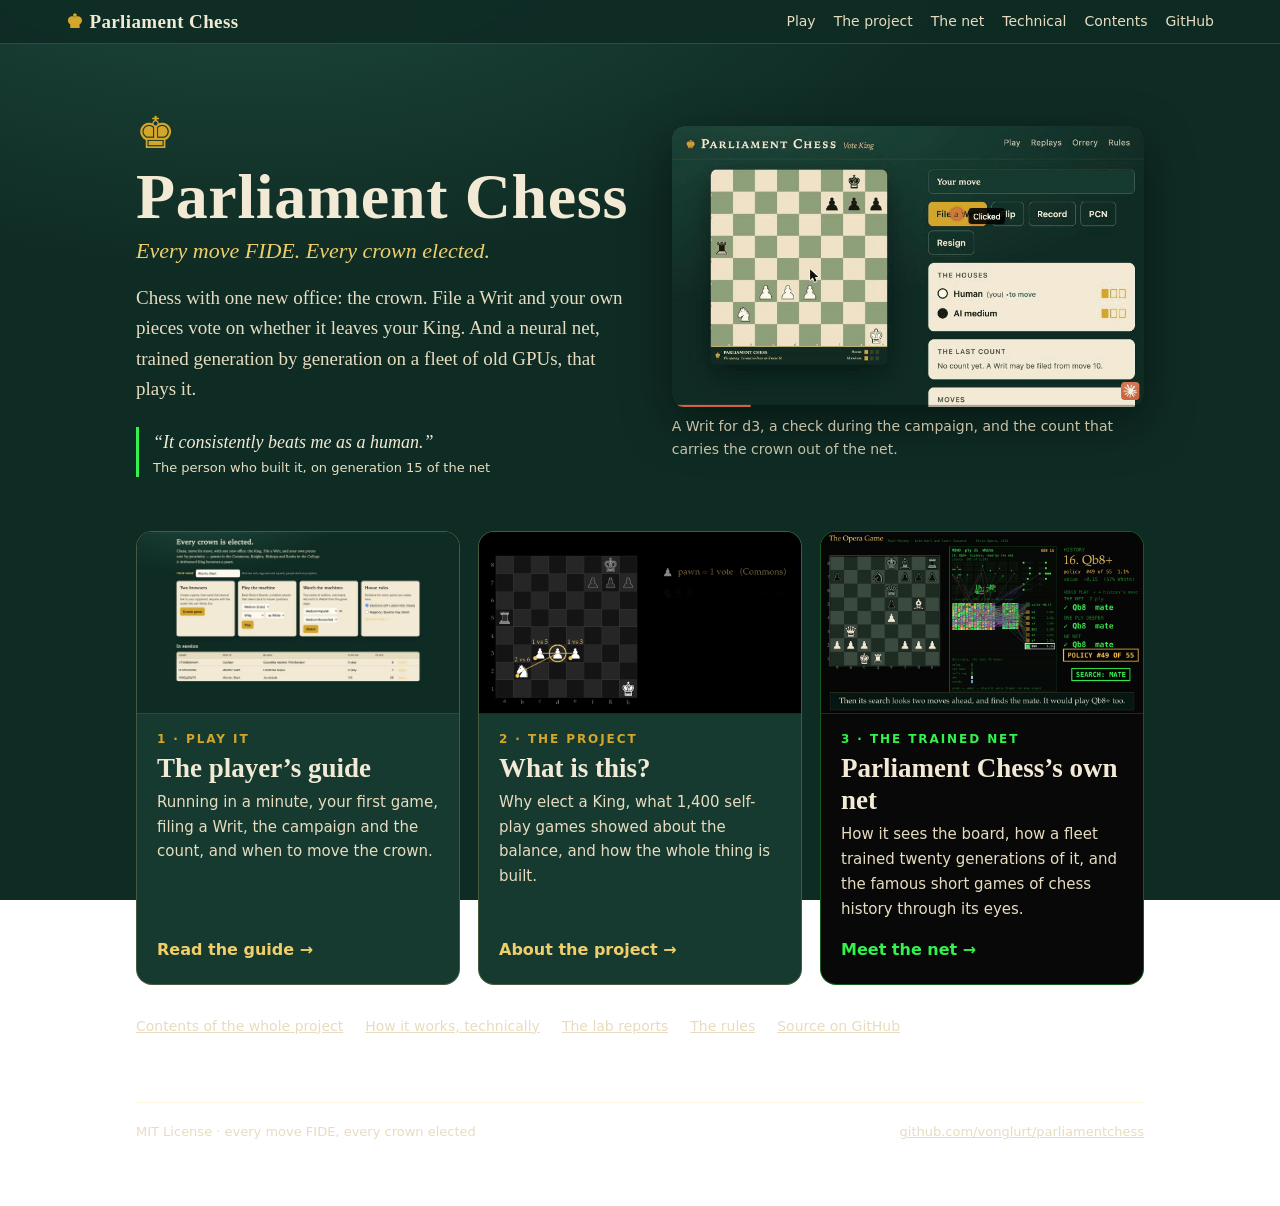
<file: docs/index.html>
<!doctype html>
<html lang="en">
<head>
<meta charset="utf-8">
<meta name="viewport" content="width=device-width, initial-scale=1">
<title>Parliament Chess</title>
<meta name="description" content="Every move FIDE, every crown elected: a chess variant where the King is voted in, and a neural net trained to play it.">
<link rel="icon" href="data:image/svg+xml,%3Csvg xmlns='http://www.w3.org/2000/svg' viewBox='0 0 64 64'%3E%3Crect width='64' height='64' rx='12' fill='%230f2c24'/%3E%3Ctext x='32' y='47' font-size='42' text-anchor='middle' fill='%23d4a62a'%3E%E2%99%9A%3C/text%3E%3C/svg%3E">
<link rel="stylesheet" href="site.css">
<style>
.hero { padding: 64px 0 34px; display: grid; grid-template-columns: minmax(0, 1.05fr) minmax(0, 1fr); gap: 40px; align-items: center; }
@media (max-width: 820px) { .hero { grid-template-columns: 1fr; padding-top: 36px; } }
.crest { font-size: 44px; color: var(--gold); line-height: 1; }
.hero h1 { font-size: 64px; }
.quote { margin: 22px 0 0; font: italic 18px/1.5 var(--serif); color: var(--parch); border-left: 3px solid var(--phos); padding: 2px 0 2px 14px; }
.quote span { display: block; font: 13px var(--sans); color: var(--parch-2); font-style: normal; margin-top: 4px; }
.doors { display: grid; grid-template-columns: repeat(3, minmax(0, 1fr)); gap: 18px; margin-top: 18px; }
@media (max-width: 860px) { .doors { grid-template-columns: 1fr; } }
.door { display: flex; flex-direction: column; text-decoration: none; background: var(--bench-2); border: 1px solid rgba(240, 207, 106, .22); border-radius: 16px; overflow: hidden; color: var(--parch);
  transition: transform .18s ease, border-color .18s ease, box-shadow .18s ease; }
.door:hover { transform: translateY(-4px); border-color: var(--gold); box-shadow: 0 18px 50px rgba(0, 0, 0, .45); }
.door .pic { aspect-ratio: 16 / 9; background: #000 center / cover no-repeat; border-bottom: 1px solid rgba(240, 207, 106, .18); }
.door .body { padding: 18px 20px 20px; display: flex; flex-direction: column; gap: 6px; flex: 1; }
.door .n { font: 600 12px var(--sans); letter-spacing: .16em; text-transform: uppercase; color: var(--gold); }
.door h2 { margin: 0; font-size: 27px; }
.door p { margin: 0; font-size: 15px; }
.door .go { margin-top: auto; padding-top: 10px; font-weight: 600; color: var(--gold-2); }
.door.net { background: var(--scr); border-color: rgba(51, 242, 77, .35); }
.door.net .n, .door.net .go { color: var(--phos); }
.door.net:hover { border-color: var(--phos); }
.more { display: flex; flex-wrap: wrap; gap: 8px 22px; margin-top: 30px; font-size: 14px; }
.more a { color: var(--parch-2); }
</style>
</head>
<body>
<header class="top"><nav>
  <a class="brand" href="./"><span>&#9818;&#xFE0E;</span>Parliament Chess</a>
  <a class="nav" href="guide.html">Play</a>
  <a class="nav" href="about.html">The project</a>
  <a class="nav" href="net.html">The net</a>
  <a class="nav" href="technical.html">Technical</a>
  <a class="nav" href="contents.html">Contents</a>
  <a class="nav" href="https://github.com/vonglurt/parliamentchess">GitHub</a>
</nav></header>
<main>
<section class="hero">
  <div>
    <div class="crest">&#9818;&#xFE0E;</div>
    <h1>Parliament Chess</h1>
    <p class="sub">Every move FIDE. Every crown elected.</p>
    <p class="lede">Chess with one new office: the crown. File a Writ and your own pieces vote on whether it leaves your King. And a neural net, trained generation by generation on a fleet of old GPUs, that plays it.</p>
    <p class="quote">&ldquo;It consistently beats me as a human.&rdquo;<span>The person who built it, on generation 15 of the net</span></p>
  </div>
  <figure>
    <img src="media/parliament_chess_writ_and_count.gif" alt="A Writ is filed for the d3 pawn; the opponent checks; the count crowns the pawn and the old King becomes a Pretender pawn">
    <figcaption>A Writ for d3, a check during the campaign, and the count that carries the crown out of the net.</figcaption>
  </figure>
</section>

<div class="doors">
  <a class="door" href="guide.html">
    <div class="pic" style="background-image:url(media/guide/lobby.jpg)"></div>
    <div class="body"><span class="n">1 · Play it</span><h2>The player&rsquo;s guide</h2>
      <p>Running in a minute, your first game, filing a Writ, the campaign and the count, and when to move the crown.</p>
      <span class="go">Read the guide &rarr;</span></div>
  </a>
  <a class="door" href="about.html">
    <div class="pic" style="background-image:url(media/still-districts.png)"></div>
    <div class="body"><span class="n">2 · The project</span><h2>What is this?</h2>
      <p>Why elect a King, what 1,400 self-play games showed about the balance, and how the whole thing is built.</p>
      <span class="go">About the project &rarr;</span></div>
  </a>
  <a class="door net" href="net.html">
    <div class="pic" style="background-image:url(media/still-net-classics.png)"></div>
    <div class="body"><span class="n">3 · The trained net</span><h2>Parliament Chess&rsquo;s own net</h2>
      <p>How it sees the board, how a fleet trained twenty generations of it, and the famous short games of chess history through its eyes.</p>
      <span class="go">Meet the net &rarr;</span></div>
  </a>
</div>

<div class="more">
  <a href="contents.html">Contents of the whole project</a>
  <a href="technical.html">How it works, technically</a>
  <a href="parliament-chess-lab-report.html">The lab reports</a>
  <a href="https://github.com/vonglurt/parliamentchess/blob/main/RULES.md">The rules</a>
  <a href="https://github.com/vonglurt/parliamentchess">Source on GitHub</a>
</div>

<footer>
  <span>MIT License &middot; every move FIDE, every crown elected</span>
  <span><a href="https://github.com/vonglurt/parliamentchess">github.com/vonglurt/parliamentchess</a></span>
</footer>
</main>
</body>
</html>
</file>
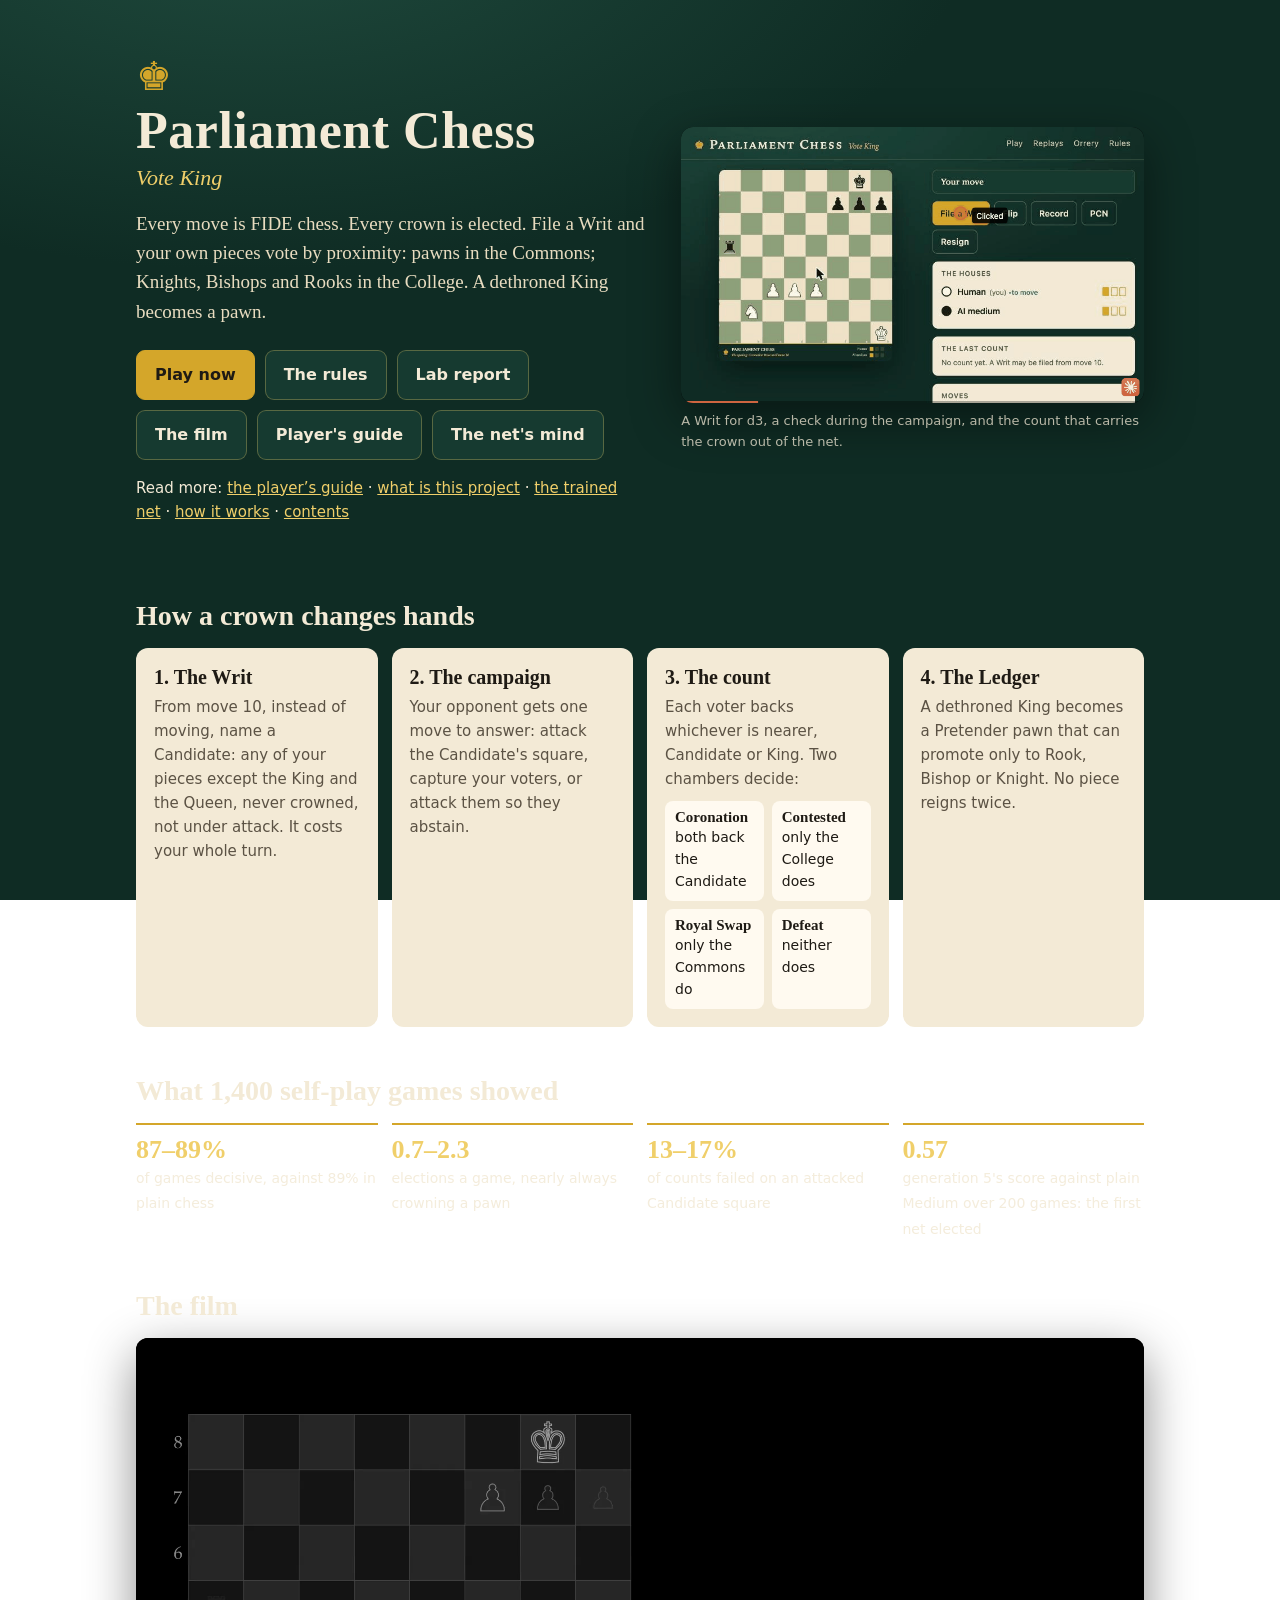
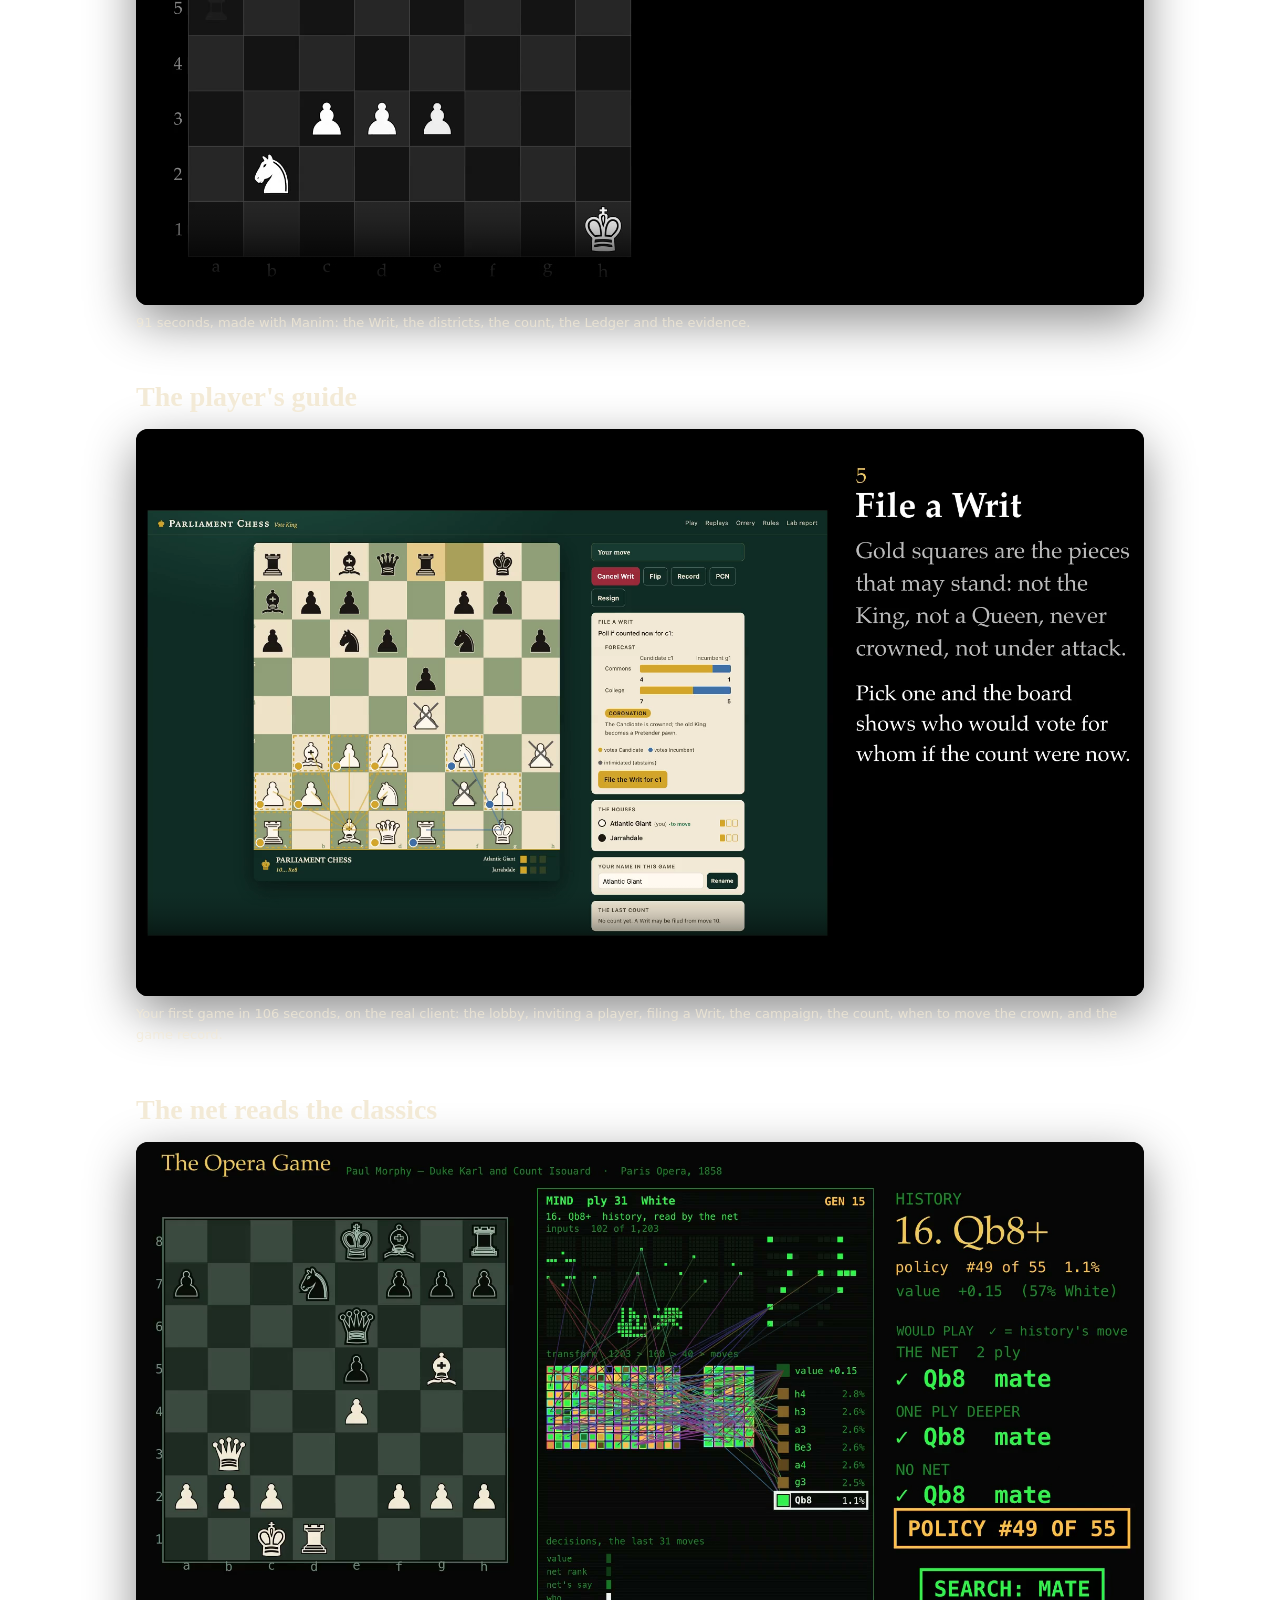
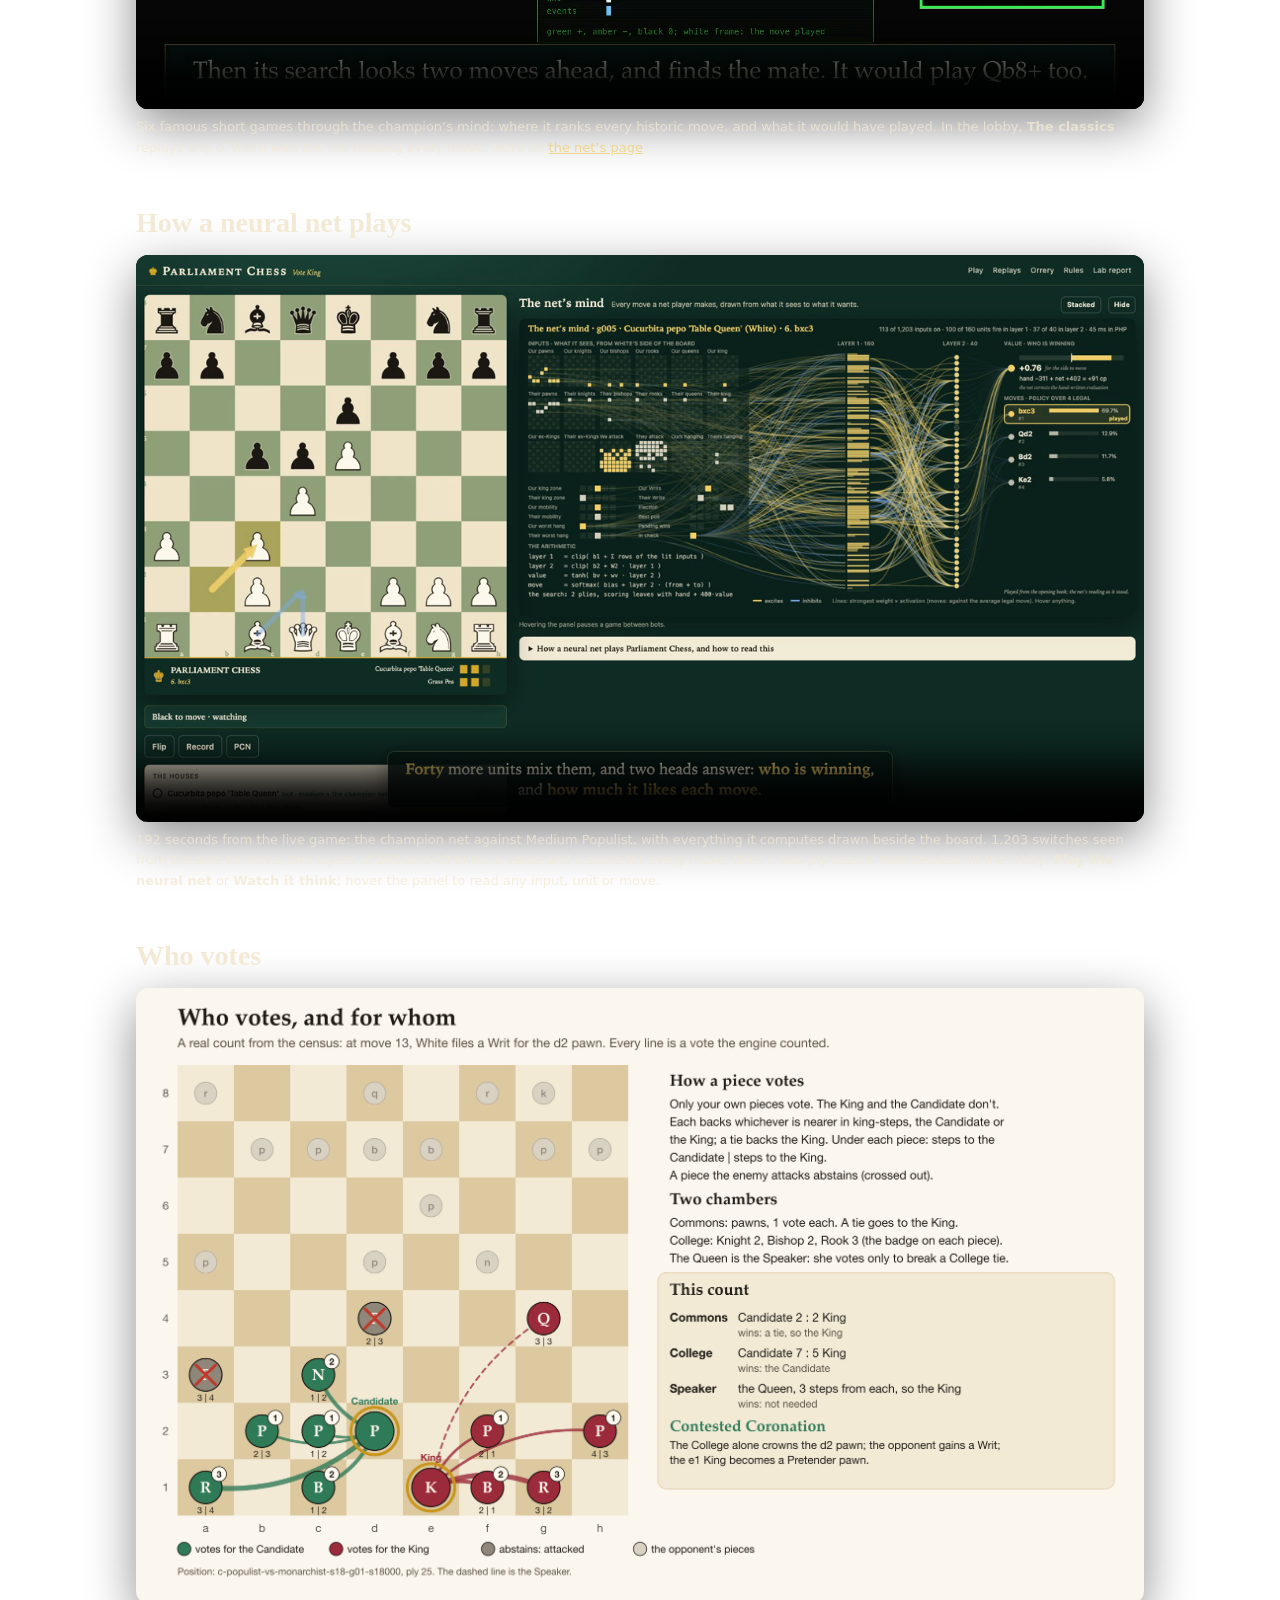
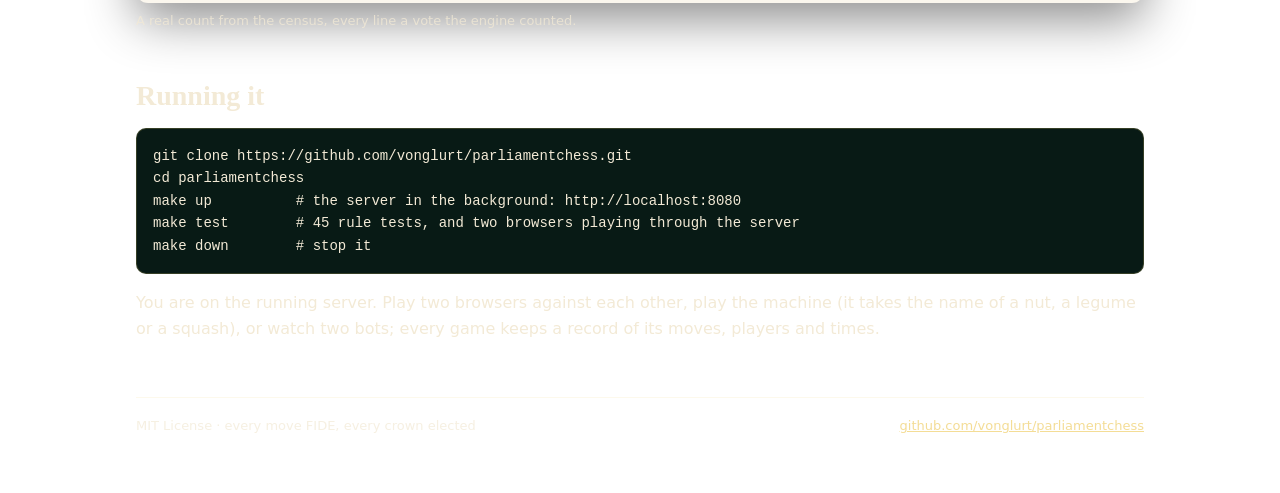
<file: public/index.html>
<!doctype html>
<html lang="en">
<head>
<meta charset="utf-8">
<meta name="viewport" content="width=device-width, initial-scale=1">
<title>Parliament Chess</title>
<meta name="description" content="Every move FIDE, every crown elected: a chess variant where the King is voted in.">
<link rel="icon" href="data:image/svg+xml,%3Csvg xmlns='http://www.w3.org/2000/svg' viewBox='0 0 64 64'%3E%3Crect width='64' height='64' rx='12' fill='%230f2c24'/%3E%3Ctext x='32' y='47' font-size='42' text-anchor='middle' fill='%23d4a62a'%3E%E2%99%9A%3C/text%3E%3C/svg%3E">
<style>
:root { --bench:#0f2c24; --bench-2:#163a30; --parch:#f3ead6; --parch-2:#e8dcc0; --ink:#1e1a14; --ink-2:#5b5244; --gold:#d4a62a; --gold-2:#f0cf6a; --lords:#9b2a3a; --commons:#2f7a57;
  --serif:"Iowan Old Style","Palatino Linotype",Palatino,Georgia,serif; --sans:-apple-system,BlinkMacSystemFont,"Segoe UI",system-ui,sans-serif; --mono:ui-monospace,Menlo,Consolas,monospace; }
* { box-sizing: border-box; }
body { margin: 0; background: radial-gradient(1200px 600px at 20% -10%, #1f4a3d, var(--bench) 60%) fixed; color: var(--parch); font: 16px/1.6 var(--sans); }
a { color: var(--gold-2); }
main { max-width: 1040px; margin: 0 auto; padding: 0 16px 56px; }
header { padding: 56px 0 28px; display: grid; grid-template-columns: minmax(0, 1.1fr) minmax(0, 1fr); gap: 36px; align-items: center; }
@media (max-width: 820px) { header { grid-template-columns: 1fr; padding-top: 32px; } }
.crest { font-size: 40px; color: var(--gold); line-height: 1; }
h1 { font: 600 52px/1.05 var(--serif); margin: 8px 0 6px; letter-spacing: .01em; }
.sub { font: italic 22px var(--serif); color: var(--gold-2); margin: 0 0 18px; }
.lede { font: 19px/1.55 var(--serif); color: var(--parch-2); margin: 0 0 24px; }
.buttons { display: flex; flex-wrap: wrap; gap: 10px; }
.btn { display: inline-block; text-decoration: none; padding: 11px 18px; border-radius: 9px; font-weight: 600; background: var(--bench-2); color: var(--parch); border: 1px solid rgba(240,207,106,.3); }
.btn.gold { background: var(--gold); color: var(--ink); border-color: var(--gold); }
.btn:hover { filter: brightness(1.08); }
figure { margin: 0; }
figure img, figure video { width: 100%; border-radius: 12px; box-shadow: 0 16px 50px rgba(0,0,0,.45); display: block; background: #000; }
figcaption { font-size: 13px; opacity: .75; margin-top: 8px; }
h2 { font: 600 28px var(--serif); margin: 48px 0 16px; }
.cards { display: grid; grid-template-columns: repeat(auto-fit, minmax(230px, 1fr)); gap: 14px; }
.card { background: var(--parch); color: var(--ink); border-radius: 12px; padding: 18px; }
.card h3 { font: 600 20px var(--serif); margin: 0 0 6px; }
.card p { margin: 0; color: var(--ink-2); font-size: 15px; }
.tally { display: grid; grid-template-columns: 1fr 1fr; gap: 8px; margin-top: 10px; font-size: 14px; }
.tally div { background: #fffaf0; border-radius: 8px; padding: 8px 10px; }
.tally b { display: block; font: 600 15px var(--serif); }
pre { background: #081a15; border: 1px solid rgba(240,207,106,.2); border-radius: 10px; padding: 16px; overflow-x: auto; font: 14px/1.6 var(--mono); color: var(--parch); }
.facts { display: grid; grid-template-columns: repeat(auto-fit, minmax(200px, 1fr)); gap: 14px; }
.fact { border-top: 2px solid var(--gold); padding-top: 10px; }
.fact b { display: block; font: 600 26px var(--serif); color: var(--gold-2); }
.fact span { font-size: 14px; opacity: .85; }
footer { border-top: 1px solid rgba(240,207,106,.18); margin-top: 56px; padding-top: 18px; font-size: 13px; opacity: .7; display: flex; justify-content: space-between; flex-wrap: wrap; gap: 8px; }
</style>
</head>
<body>
<main>
<header>
  <div>
    <div class="crest">&#9818;&#xFE0E;</div>
    <h1>Parliament Chess</h1>
    <p class="sub">Vote King</p>
    <p class="lede">Every move is FIDE chess. Every crown is elected. File a Writ and your own pieces vote by proximity: pawns in the Commons; Knights, Bishops and Rooks in the College. A dethroned King becomes a pawn.</p>
    <div class="buttons">
      <a class="btn gold" href="/play.html">Play now</a>
      <a class="btn" href="/play.html?rules=1">The rules</a>
      <a class="btn" href="/docs/parliament-chess-lab-report.html">Lab report</a>
      <a class="btn" href="#film">The film</a>
      <a class="btn" href="#guide">Player's guide</a>
      <a class="btn" href="#net">The net's mind</a>
    </div>
    <p style="margin:16px 0 0;font-size:15px">Read more: <a href="/docs/guide.html">the player&rsquo;s guide</a> &middot; <a href="/docs/about.html">what is this project</a> &middot; <a href="/docs/net.html">the trained net</a> &middot; <a href="/docs/technical.html">how it works</a> &middot; <a href="/docs/contents.html">contents</a></p>
  </div>
  <figure>
    <img src="/docs/media/parliament_chess_writ_and_count.gif" alt="A Writ is filed for the d3 pawn; the opponent checks; the count crowns the pawn and the old King becomes a Pretender pawn">
    <figcaption>A Writ for d3, a check during the campaign, and the count that carries the crown out of the net.</figcaption>
  </figure>
</header>

<h2>How a crown changes hands</h2>
<div class="cards">
  <div class="card"><h3>1. The Writ</h3><p>From move 10, instead of moving, name a Candidate: any of your pieces except the King and the Queen, never crowned, not under attack. It costs your whole turn.</p></div>
  <div class="card"><h3>2. The campaign</h3><p>Your opponent gets one move to answer: attack the Candidate's square, capture your voters, or attack them so they abstain.</p></div>
  <div class="card"><h3>3. The count</h3><p>Each voter backs whichever is nearer, Candidate or King. Two chambers decide:</p>
    <div class="tally"><div><b>Coronation</b>both back the Candidate</div><div><b>Contested</b>only the College does</div><div><b>Royal Swap</b>only the Commons do</div><div><b>Defeat</b>neither does</div></div></div>
  <div class="card"><h3>4. The Ledger</h3><p>A dethroned King becomes a Pretender pawn that can promote only to Rook, Bishop or Knight. No piece reigns twice.</p></div>
</div>

<h2>What 1,400 self-play games showed</h2>
<div class="facts">
  <div class="fact"><b>87&ndash;89%</b><span>of games decisive, against 89% in plain chess</span></div>
  <div class="fact"><b>0.7&ndash;2.3</b><span>elections a game, nearly always crowning a pawn</span></div>
  <div class="fact"><b>13&ndash;17%</b><span>of counts failed on an attacked Candidate square</span></div>
  <div class="fact"><b>0.57</b><span>generation 5's score against plain Medium over 200 games: the first net elected</span></div>
</div>

<h2 id="film">The film</h2>
<figure>
  <video controls preload="metadata" poster="/docs/media/still-board.png" src="/docs/media/parliament_chess.mp4"></video>
  <figcaption>91 seconds, made with Manim: the Writ, the districts, the count, the Ledger and the evidence.</figcaption>
</figure>

<h2 id="guide">The player's guide</h2>
<figure>
  <video controls preload="metadata" poster="/docs/media/still-guide.png" src="/docs/media/players_guide.mp4"></video>
  <figcaption>Your first game in 106 seconds, on the real client: the lobby, inviting a player, filing a Writ, the campaign, the count, when to move the crown, and the game record.</figcaption>
</figure>

<h2 id="classics">The net reads the classics</h2>
<figure>
  <video controls preload="metadata" poster="/docs/media/still-net-classics.png" src="/docs/media/net_classics.mp4"></video>
  <figcaption>Six famous short games through the champion&rsquo;s mind: where it ranks every historic move, and what it would have played. In the lobby, <b>The classics</b> replays any of them with the net reading every move. More on <a href="/docs/net.html">the net&rsquo;s page</a>.</figcaption>
</figure>

<h2 id="net">How a neural net plays</h2>
<figure>
  <video controls preload="metadata" poster="/docs/media/still-net-mind.png" src="/docs/media/net_mind.mp4"></video>
  <figcaption>192 seconds from the live game: the champion net against Medium Populist, with everything it computes drawn beside the board. 1,203 switches seen from the side to move, two layers of 160 and 40 units, a value and a score for every move, then a two-ply search that decides. In the lobby, <b>Play the neural net</b> or <b>Watch it think</b>; hover the panel to read any input, unit or move.</figcaption>
</figure>

<h2 id="votes">Who votes</h2>
<figure>
  <img src="/docs/media/fig-election.png" alt="A real count: each of White's pieces backs the nearer of the Candidate on d2 and the King on e1; two attacked pieces abstain; the College crowns the Candidate">
  <figcaption>A real count from the census, every line a vote the engine counted.</figcaption>
</figure>

<h2 id="run">Running it</h2>
<pre>git clone https://github.com/vonglurt/parliamentchess.git
cd parliamentchess
make up          # the server in the background: http://localhost:8080
make test        # 45 rule tests, and two browsers playing through the server
make down        # stop it</pre>
<p>You are on the running server. Play two browsers against each other, play the machine (it takes the name of a nut, a legume or a squash), or watch two bots; every game keeps a record of its moves, players and times.</p>

<footer>
  <span>MIT License &middot; every move FIDE, every crown elected</span>
  <span><a href="https://github.com/vonglurt/parliamentchess">github.com/vonglurt/parliamentchess</a></span>
</footer>
</main>
</body>
</html>
</file>
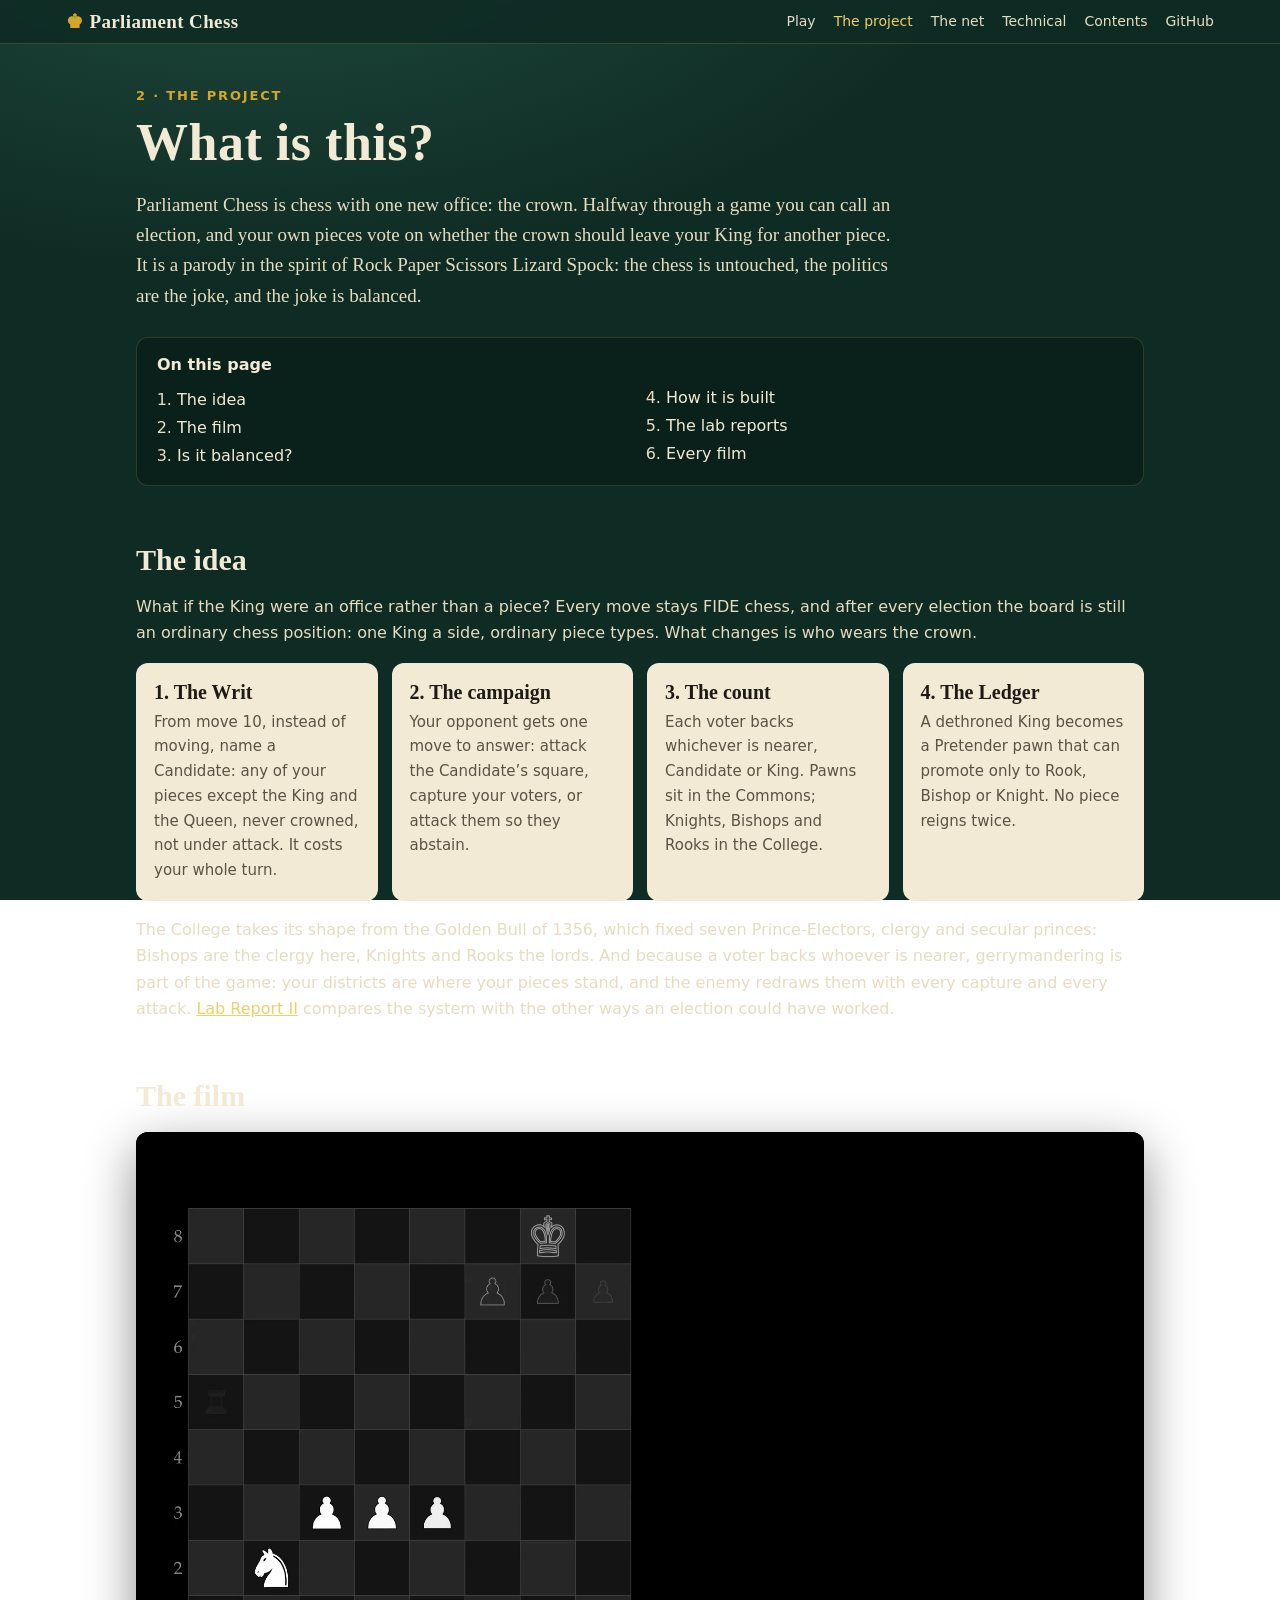
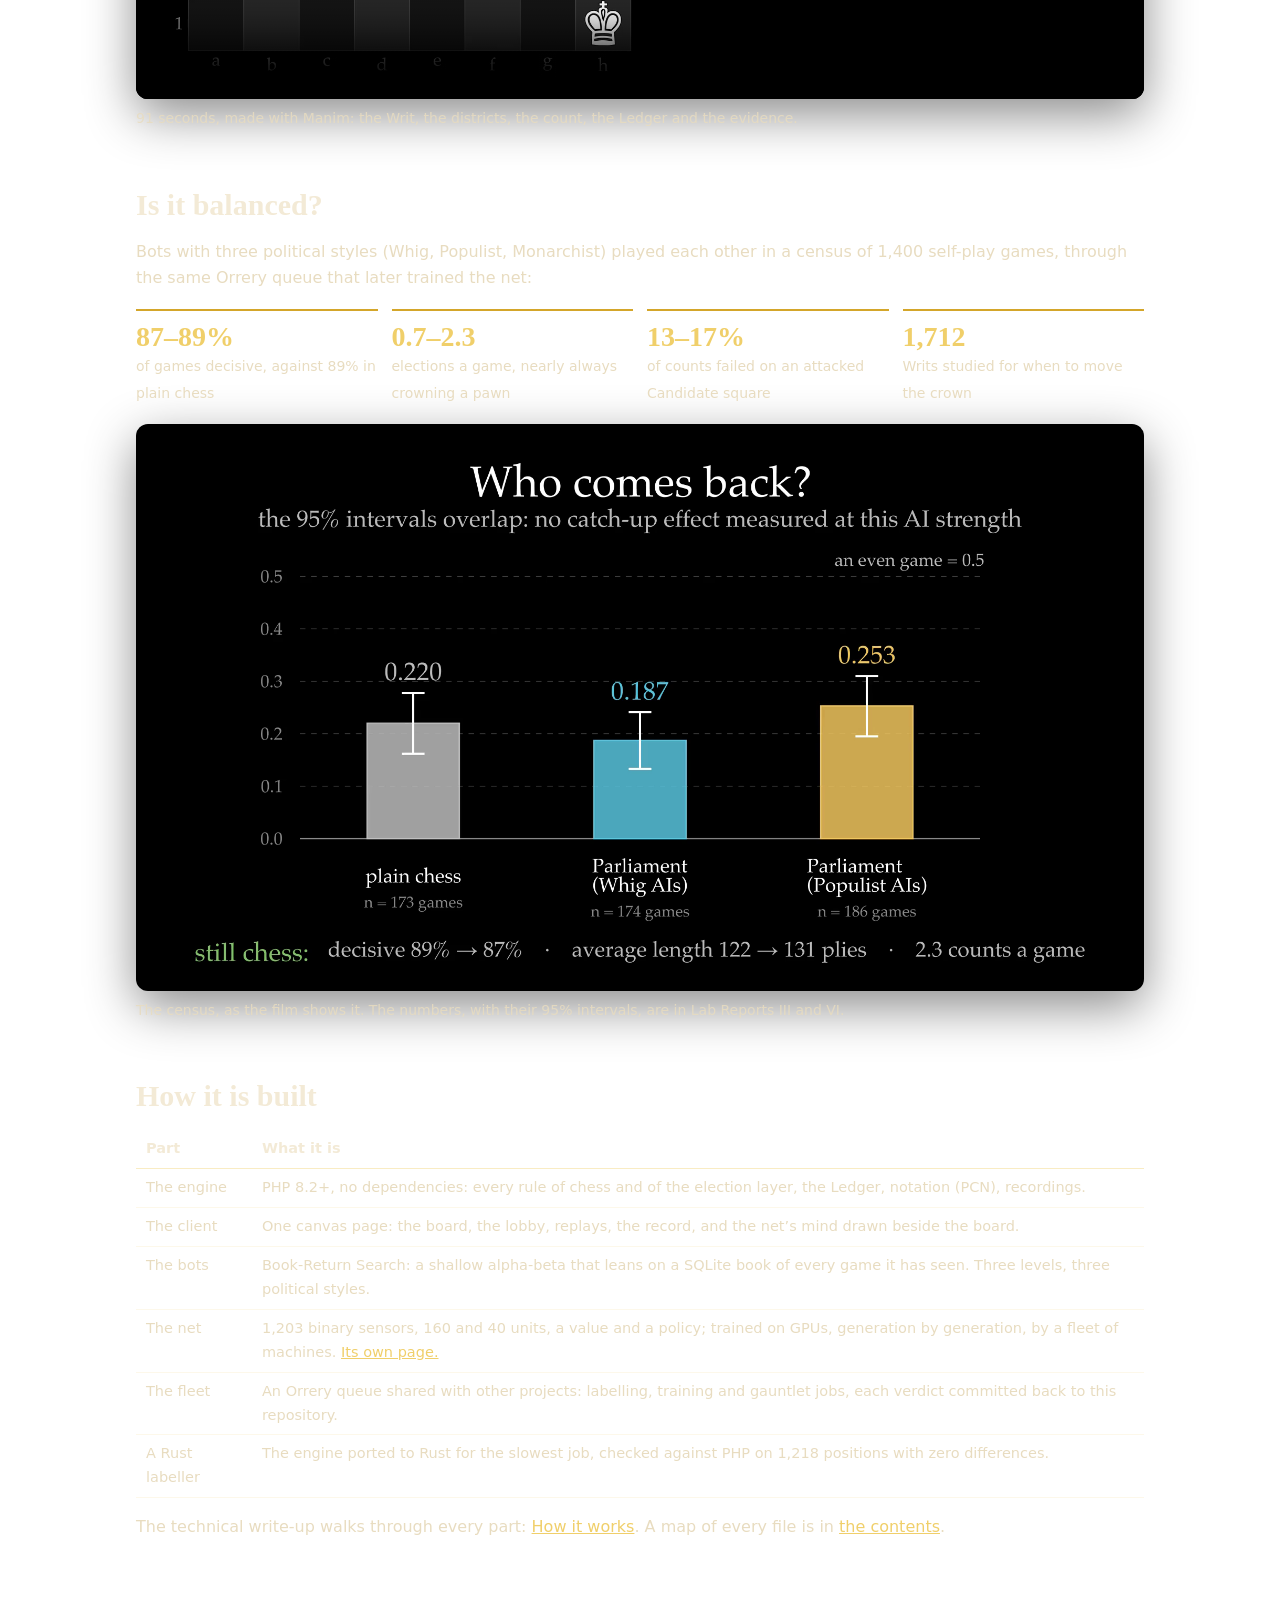
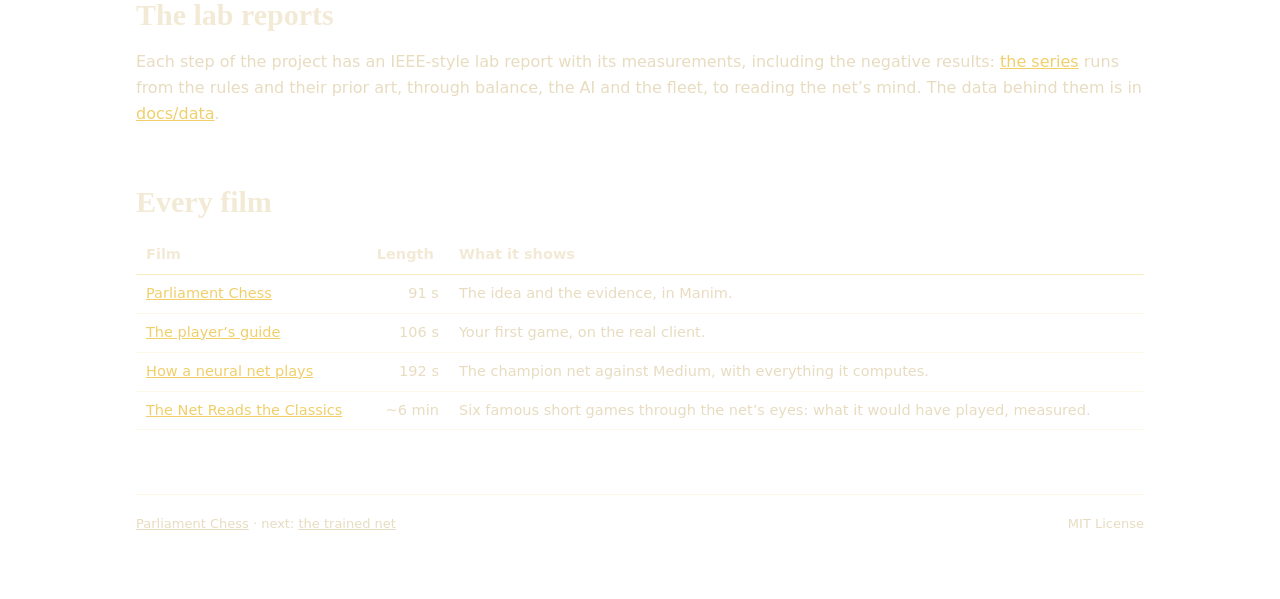
<file: docs/about.html>
<!doctype html>
<html lang="en">
<head>
<meta charset="utf-8">
<meta name="viewport" content="width=device-width, initial-scale=1">
<title>The Project · Parliament Chess</title>
<meta name="description" content="What Parliament Chess is: chess with an elected crown, the evidence that it is balanced, and how it is built.">
<link rel="icon" href="data:image/svg+xml,%3Csvg xmlns='http://www.w3.org/2000/svg' viewBox='0 0 64 64'%3E%3Crect width='64' height='64' rx='12' fill='%230f2c24'/%3E%3Ctext x='32' y='47' font-size='42' text-anchor='middle' fill='%23d4a62a'%3E%E2%99%9A%3C/text%3E%3C/svg%3E">
<link rel="stylesheet" href="site.css">
</head>
<body>
<header class="top"><nav>
  <a class="brand" href="./"><span>&#9818;&#xFE0E;</span>Parliament Chess</a>
  <a class="nav" href="guide.html">Play</a>
  <a class="nav on" href="about.html">The project</a>
  <a class="nav" href="net.html">The net</a>
  <a class="nav" href="technical.html">Technical</a>
  <a class="nav" href="contents.html">Contents</a>
  <a class="nav" href="https://github.com/vonglurt/parliamentchess">GitHub</a>
</nav></header>
<main>
<p class="kicker" style="margin-top:44px">2 · The project</p>
<h1>What is this?</h1>
<p class="lede">Parliament Chess is chess with one new office: the crown. Halfway through a game you can call an election, and your own pieces vote on whether the crown should leave your King for another piece. It is a parody in the spirit of Rock Paper Scissors Lizard Spock: the chess is untouched, the politics are the joke, and the joke is balanced.</p>

<nav class="toc"><b>On this page</b><ol>
  <li><a href="#idea">The idea</a></li>
  <li><a href="#film">The film</a></li>
  <li><a href="#evidence">Is it balanced?</a></li>
  <li><a href="#built">How it is built</a></li>
  <li><a href="#reports">The lab reports</a></li>
  <li><a href="#films">Every film</a></li>
</ol></nav>

<h2 id="idea">The idea</h2>
<p>What if the King were an office rather than a piece? Every move stays FIDE chess, and after every election the board is still an ordinary chess position: one King a side, ordinary piece types. What changes is who wears the crown.</p>
<div class="cards">
  <div class="card"><h3>1. The Writ</h3><p>From move 10, instead of moving, name a Candidate: any of your pieces except the King and the Queen, never crowned, not under attack. It costs your whole turn.</p></div>
  <div class="card"><h3>2. The campaign</h3><p>Your opponent gets one move to answer: attack the Candidate&rsquo;s square, capture your voters, or attack them so they abstain.</p></div>
  <div class="card"><h3>3. The count</h3><p>Each voter backs whichever is nearer, Candidate or King. Pawns sit in the Commons; Knights, Bishops and Rooks in the College.</p></div>
  <div class="card"><h3>4. The Ledger</h3><p>A dethroned King becomes a Pretender pawn that can promote only to Rook, Bishop or Knight. No piece reigns twice.</p></div>
</div>
<p>The College takes its shape from the Golden Bull of 1356, which fixed seven Prince-Electors, clergy and secular princes: Bishops are the clergy here, Knights and Rooks the lords. And because a voter backs whoever is nearer, gerrymandering is part of the game: your districts are where your pieces stand, and the enemy redraws them with every capture and every attack. <a href="parliament-chess-lab-report.html">Lab Report II</a> compares the system with the other ways an election could have worked.</p>

<h2 id="film">The film</h2>
<figure>
  <video controls preload="metadata" poster="media/still-board.png" src="media/parliament_chess.mp4"></video>
  <figcaption>91 seconds, made with Manim: the Writ, the districts, the count, the Ledger and the evidence.</figcaption>
</figure>

<h2 id="evidence">Is it balanced?</h2>
<p>Bots with three political styles (Whig, Populist, Monarchist) played each other in a census of 1,400 self-play games, through the same Orrery queue that later trained the net:</p>
<div class="facts">
  <div class="fact"><b>87&ndash;89%</b><span>of games decisive, against 89% in plain chess</span></div>
  <div class="fact"><b>0.7&ndash;2.3</b><span>elections a game, nearly always crowning a pawn</span></div>
  <div class="fact"><b>13&ndash;17%</b><span>of counts failed on an attacked Candidate square</span></div>
  <div class="fact"><b>1,712</b><span>Writs studied for when to move the crown</span></div>
</div>
<figure><img src="media/still-evidence.png" alt="The census, in the film"><figcaption>The census, as the film shows it. The numbers, with their 95% intervals, are in Lab Reports III and VI.</figcaption></figure>

<h2 id="built">How it is built</h2>
<div class="table-wrap"><table>
  <tr><th>Part</th><th>What it is</th></tr>
  <tr><td>The engine</td><td>PHP 8.2+, no dependencies: every rule of chess and of the election layer, the Ledger, notation (PCN), recordings.</td></tr>
  <tr><td>The client</td><td>One canvas page: the board, the lobby, replays, the record, and the net&rsquo;s mind drawn beside the board.</td></tr>
  <tr><td>The bots</td><td>Book-Return Search: a shallow alpha-beta that leans on a SQLite book of every game it has seen. Three levels, three political styles.</td></tr>
  <tr><td>The net</td><td>1,203 binary sensors, 160 and 40 units, a value and a policy; trained on GPUs, generation by generation, by a fleet of machines. <a href="net.html">Its own page.</a></td></tr>
  <tr><td>The fleet</td><td>An Orrery queue shared with other projects: labelling, training and gauntlet jobs, each verdict committed back to this repository.</td></tr>
  <tr><td>A Rust labeller</td><td>The engine ported to Rust for the slowest job, checked against PHP on 1,218 positions with zero differences.</td></tr>
</table></div>
<p>The technical write-up walks through every part: <a href="technical.html">How it works</a>. A map of every file is in <a href="contents.html">the contents</a>.</p>

<h2 id="reports">The lab reports</h2>
<p>Each step of the project has an IEEE-style lab report with its measurements, including the negative results: <a href="parliament-chess-lab-report.html">the series</a> runs from the rules and their prior art, through balance, the AI and the fleet, to reading the net&rsquo;s mind. The data behind them is in <a href="https://github.com/vonglurt/parliamentchess/tree/main/docs/data">docs/data</a>.</p>

<h2 id="films">Every film</h2>
<div class="table-wrap"><table>
  <tr><th>Film</th><th>Length</th><th>What it shows</th></tr>
  <tr><td><a href="media/parliament_chess.mp4">Parliament Chess</a></td><td class="num">91 s</td><td>The idea and the evidence, in Manim.</td></tr>
  <tr><td><a href="media/players_guide.mp4">The player&rsquo;s guide</a></td><td class="num">106 s</td><td>Your first game, on the real client.</td></tr>
  <tr><td><a href="media/net_mind.mp4">How a neural net plays</a></td><td class="num">192 s</td><td>The champion net against Medium, with everything it computes.</td></tr>
  <tr><td><a href="net.html#film">The Net Reads the Classics</a></td><td class="num">~6 min</td><td>Six famous short games through the net&rsquo;s eyes: what it would have played, measured.</td></tr>
</table></div>

<footer>
  <span><a href="./">Parliament Chess</a> &middot; next: <a href="net.html">the trained net</a></span>
  <span>MIT License</span>
</footer>
</main>
</body>
</html>
</file>
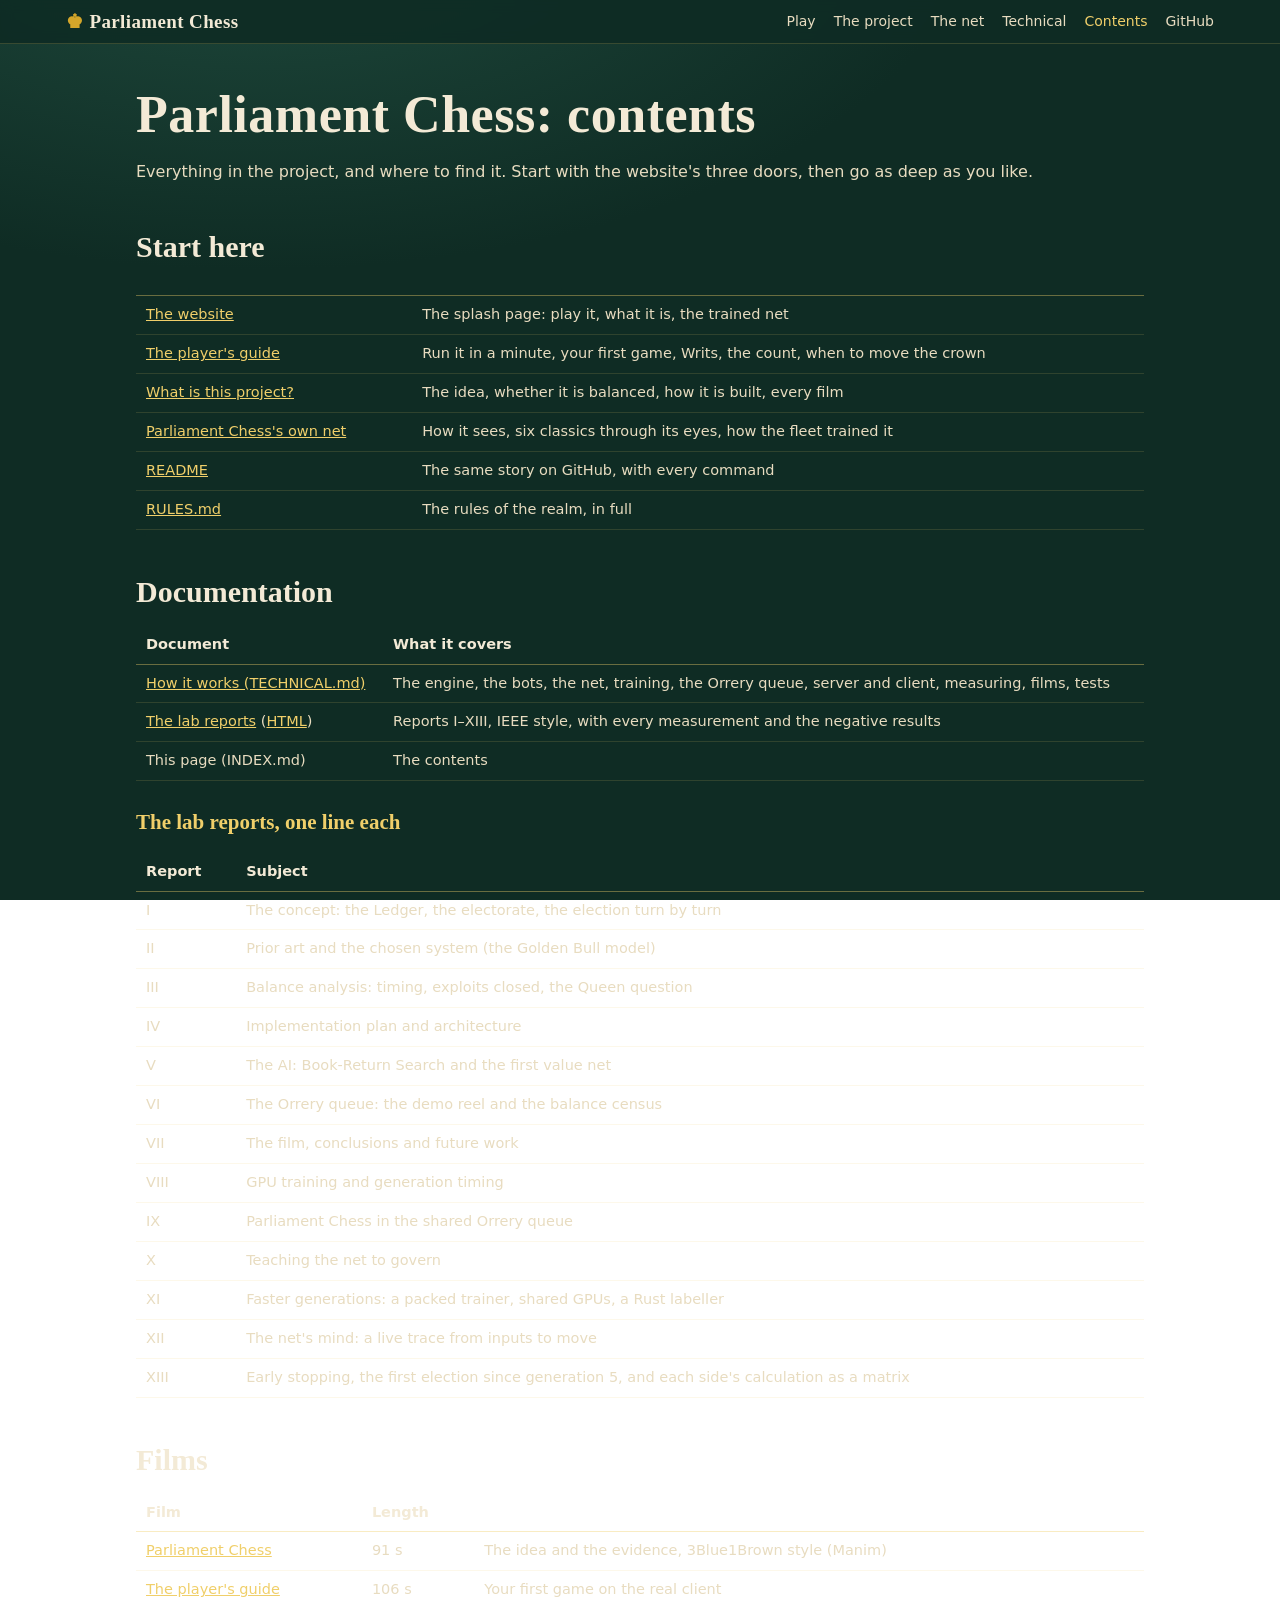
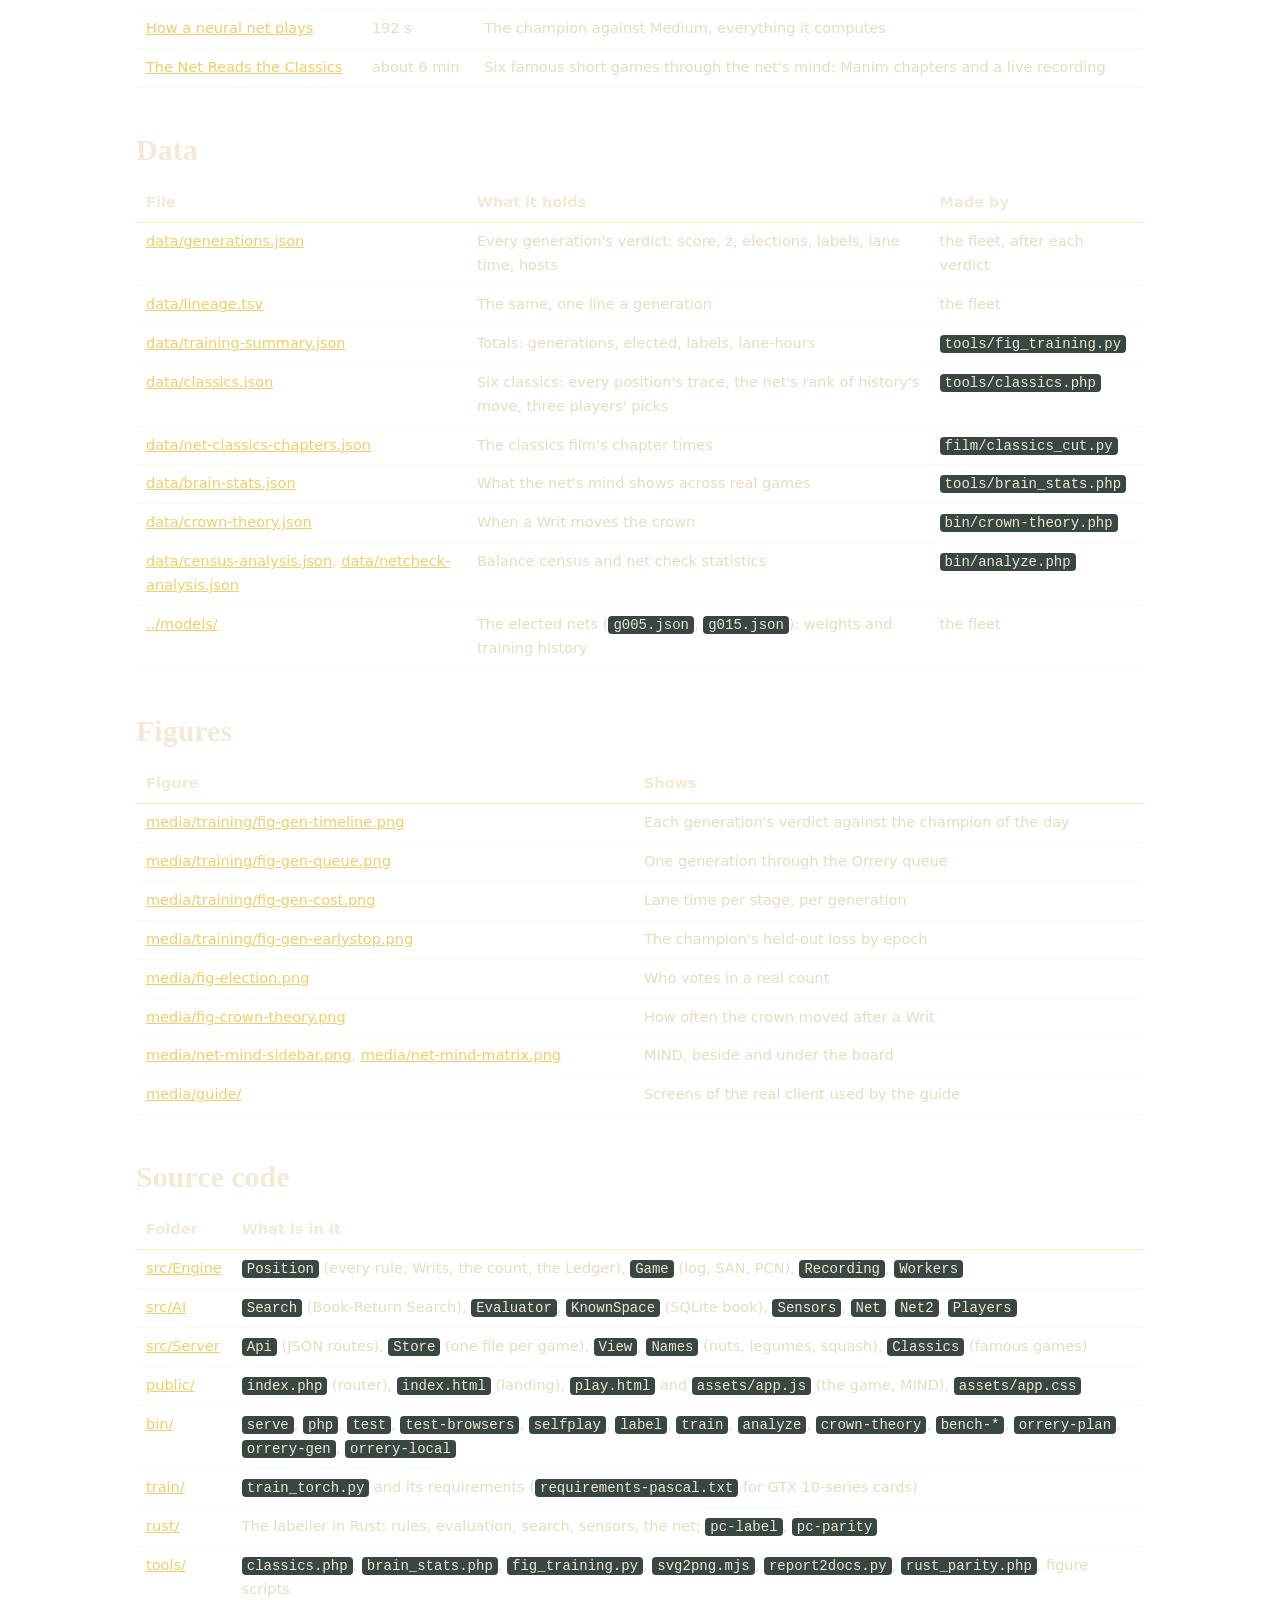
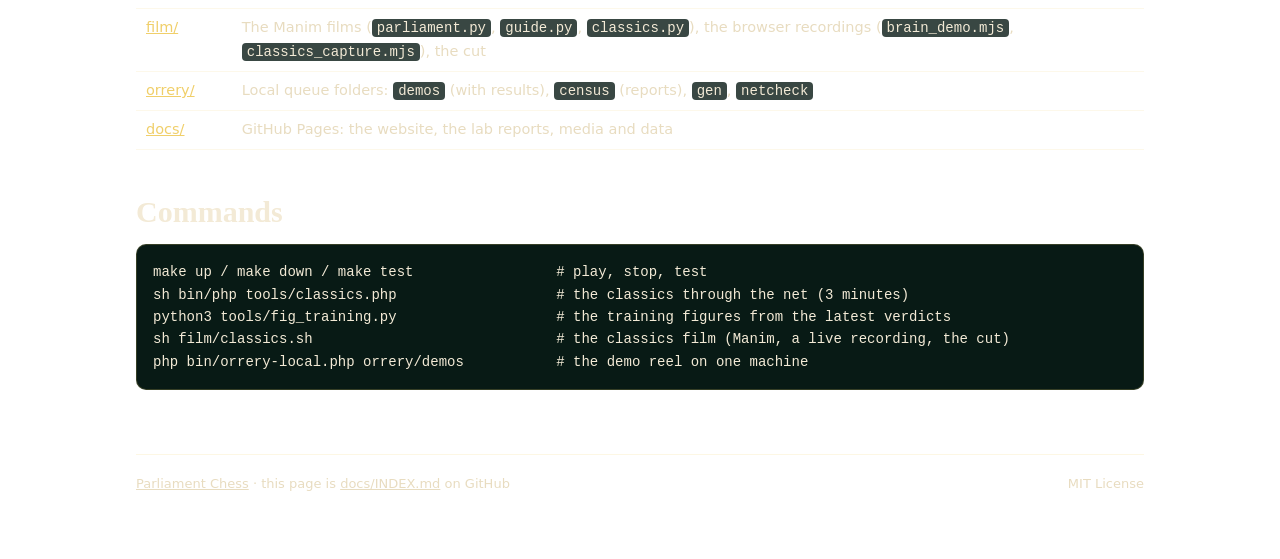
<file: docs/contents.html>
<!doctype html>
<html lang="en">
<head>
<meta charset="utf-8">
<meta name="viewport" content="width=device-width, initial-scale=1">
<title>Contents · Parliament Chess</title>
<link rel="icon" href="data:image/svg+xml,%3Csvg xmlns='http://www.w3.org/2000/svg' viewBox='0 0 64 64'%3E%3Crect width='64' height='64' rx='12' fill='%230f2c24'/%3E%3Ctext x='32' y='47' font-size='42' text-anchor='middle' fill='%23d4a62a'%3E%E2%99%9A%3C/text%3E%3C/svg%3E">
<link rel="stylesheet" href="site.css">
<style>main h1 { margin-top: 44px; } main h2 { margin-top: 44px; }</style>
</head>
<body>
<header class="top"><nav>
  <a class="brand" href="./"><span>&#9818;&#xFE0E;</span>Parliament Chess</a>
  <a class="nav" href="guide.html">Play</a>
  <a class="nav" href="about.html">The project</a>
  <a class="nav" href="net.html">The net</a>
  <a class="nav" href="technical.html">Technical</a>
  <a class="nav on" href="contents.html">Contents</a>
  <a class="nav" href="https://github.com/vonglurt/parliamentchess">GitHub</a>
</nav></header>
<main>
<!-- Made from docs/INDEX.md by tools/md2page.py: edit the Markdown, then run the script. -->
<h1 id="parliament-chess-contents">Parliament Chess: contents</h1>
<p>Everything in the project, and where to find it. Start with the website's three doors, then go as deep as you like.</p>
<h2 id="start-here">Start here</h2>
<div class="table-wrap"><table>
<tr><th></th><th></th></tr>
<tr><td><a href="https://vonglurt.github.io/parliamentchess/">The website</a></td><td>The splash page: play it, what it is, the trained net</td></tr>
<tr><td><a href="guide.html">The player's guide</a></td><td>Run it in a minute, your first game, Writs, the count, when to move the crown</td></tr>
<tr><td><a href="about.html">What is this project?</a></td><td>The idea, whether it is balanced, how it is built, every film</td></tr>
<tr><td><a href="net.html">Parliament Chess's own net</a></td><td>How it sees, six classics through its eyes, how the fleet trained it</td></tr>
<tr><td><a href="https://github.com/vonglurt/parliamentchess/blob/main/README.md">README</a></td><td>The same story on GitHub, with every command</td></tr>
<tr><td><a href="https://github.com/vonglurt/parliamentchess/blob/main/RULES.md">RULES.md</a></td><td>The rules of the realm, in full</td></tr></table></div>
<h2 id="documentation">Documentation</h2>
<div class="table-wrap"><table>
<tr><th>Document</th><th>What it covers</th></tr>
<tr><td><a href="technical.html">How it works (TECHNICAL.md)</a></td><td>The engine, the bots, the net, training, the Orrery queue, server and client, measuring, films, tests</td></tr>
<tr><td><a href="parliament-chess-lab-report.html">The lab reports</a> (<a href="parliament-chess-lab-report.html">HTML</a>)</td><td>Reports I–XIII, IEEE style, with every measurement and the negative results</td></tr>
<tr><td>This page (INDEX.md)</td><td>The contents</td></tr></table></div>
<h3 id="the-lab-reports-one-line-each">The lab reports, one line each</h3>
<div class="table-wrap"><table>
<tr><th>Report</th><th>Subject</th></tr>
<tr><td>I</td><td>The concept: the Ledger, the electorate, the election turn by turn</td></tr>
<tr><td>II</td><td>Prior art and the chosen system (the Golden Bull model)</td></tr>
<tr><td>III</td><td>Balance analysis: timing, exploits closed, the Queen question</td></tr>
<tr><td>IV</td><td>Implementation plan and architecture</td></tr>
<tr><td>V</td><td>The AI: Book-Return Search and the first value net</td></tr>
<tr><td>VI</td><td>The Orrery queue: the demo reel and the balance census</td></tr>
<tr><td>VII</td><td>The film, conclusions and future work</td></tr>
<tr><td>VIII</td><td>GPU training and generation timing</td></tr>
<tr><td>IX</td><td>Parliament Chess in the shared Orrery queue</td></tr>
<tr><td>X</td><td>Teaching the net to govern</td></tr>
<tr><td>XI</td><td>Faster generations: a packed trainer, shared GPUs, a Rust labeller</td></tr>
<tr><td>XII</td><td>The net's mind: a live trace from inputs to move</td></tr>
<tr><td>XIII</td><td>Early stopping, the first election since generation 5, and each side's calculation as a matrix</td></tr></table></div>
<h2 id="films">Films</h2>
<div class="table-wrap"><table>
<tr><th>Film</th><th>Length</th><th></th></tr>
<tr><td><a href="media/parliament_chess.mp4">Parliament Chess</a></td><td>91 s</td><td>The idea and the evidence, 3Blue1Brown style (Manim)</td></tr>
<tr><td><a href="media/players_guide.mp4">The player's guide</a></td><td>106 s</td><td>Your first game on the real client</td></tr>
<tr><td><a href="media/net_mind.mp4">How a neural net plays</a></td><td>192 s</td><td>The champion against Medium, everything it computes</td></tr>
<tr><td><a href="media/net_classics.mp4">The Net Reads the Classics</a></td><td>about 6 min</td><td>Six famous short games through the net's mind: Manim chapters and a live recording</td></tr></table></div>
<h2 id="data">Data</h2>
<div class="table-wrap"><table>
<tr><th>File</th><th>What it holds</th><th>Made by</th></tr>
<tr><td><a href="data/generations.json">data/generations.json</a></td><td>Every generation's verdict: score, z, elections, labels, lane time, hosts</td><td>the fleet, after each verdict</td></tr>
<tr><td><a href="data/lineage.tsv">data/lineage.tsv</a></td><td>The same, one line a generation</td><td>the fleet</td></tr>
<tr><td><a href="data/training-summary.json">data/training-summary.json</a></td><td>Totals: generations, elected, labels, lane-hours</td><td><code>tools/fig_training.py</code></td></tr>
<tr><td><a href="data/classics.json">data/classics.json</a></td><td>Six classics: every position's trace, the net's rank of history's move, three players' picks</td><td><code>tools/classics.php</code></td></tr>
<tr><td><a href="data/net-classics-chapters.json">data/net-classics-chapters.json</a></td><td>The classics film's chapter times</td><td><code>film/classics_cut.py</code></td></tr>
<tr><td><a href="data/brain-stats.json">data/brain-stats.json</a></td><td>What the net's mind shows across real games</td><td><code>tools/brain_stats.php</code></td></tr>
<tr><td><a href="data/crown-theory.json">data/crown-theory.json</a></td><td>When a Writ moves the crown</td><td><code>bin/crown-theory.php</code></td></tr>
<tr><td><a href="data/census-analysis.json">data/census-analysis.json</a>, <a href="data/netcheck-analysis.json">data/netcheck-analysis.json</a></td><td>Balance census and net check statistics</td><td><code>bin/analyze.php</code></td></tr>
<tr><td><a href="https://github.com/vonglurt/parliamentchess/tree/main/models">../models/</a></td><td>The elected nets (<code>g005.json</code>, <code>g015.json</code>): weights and training history</td><td>the fleet</td></tr></table></div>
<h2 id="figures">Figures</h2>
<div class="table-wrap"><table>
<tr><th>Figure</th><th>Shows</th></tr>
<tr><td><a href="media/training/fig-gen-timeline.png">media/training/fig-gen-timeline.png</a></td><td>Each generation's verdict against the champion of the day</td></tr>
<tr><td><a href="media/training/fig-gen-queue.png">media/training/fig-gen-queue.png</a></td><td>One generation through the Orrery queue</td></tr>
<tr><td><a href="media/training/fig-gen-cost.png">media/training/fig-gen-cost.png</a></td><td>Lane time per stage, per generation</td></tr>
<tr><td><a href="media/training/fig-gen-earlystop.png">media/training/fig-gen-earlystop.png</a></td><td>The champion's held-out loss by epoch</td></tr>
<tr><td><a href="media/fig-election.png">media/fig-election.png</a></td><td>Who votes in a real count</td></tr>
<tr><td><a href="media/fig-crown-theory.png">media/fig-crown-theory.png</a></td><td>How often the crown moved after a Writ</td></tr>
<tr><td><a href="media/net-mind-sidebar.png">media/net-mind-sidebar.png</a>, <a href="media/net-mind-matrix.png">media/net-mind-matrix.png</a></td><td>MIND, beside and under the board</td></tr>
<tr><td><a href="https://github.com/vonglurt/parliamentchess/tree/main/docs/media/guide">media/guide/</a></td><td>Screens of the real client used by the guide</td></tr></table></div>
<h2 id="source-code">Source code</h2>
<div class="table-wrap"><table>
<tr><th>Folder</th><th>What is in it</th></tr>
<tr><td><a href="https://github.com/vonglurt/parliamentchess/tree/main/src/Engine">src/Engine</a></td><td><code>Position</code> (every rule, Writs, the count, the Ledger), <code>Game</code> (log, SAN, PCN), <code>Recording</code>, <code>Workers</code></td></tr>
<tr><td><a href="https://github.com/vonglurt/parliamentchess/tree/main/src/AI">src/AI</a></td><td><code>Search</code> (Book-Return Search), <code>Evaluator</code>, <code>KnownSpace</code> (SQLite book), <code>Sensors</code>, <code>Net</code>, <code>Net2</code>, <code>Players</code></td></tr>
<tr><td><a href="https://github.com/vonglurt/parliamentchess/tree/main/src/Server">src/Server</a></td><td><code>Api</code> (JSON routes), <code>Store</code> (one file per game), <code>View</code>, <code>Names</code> (nuts, legumes, squash), <code>Classics</code> (famous games)</td></tr>
<tr><td><a href="https://github.com/vonglurt/parliamentchess/tree/main/public">public/</a></td><td><code>index.php</code> (router), <code>index.html</code> (landing), <code>play.html</code> and <code>assets/app.js</code> (the game, MIND), <code>assets/app.css</code></td></tr>
<tr><td><a href="https://github.com/vonglurt/parliamentchess/tree/main/bin">bin/</a></td><td><code>serve</code>, <code>php</code>, <code>test</code>, <code>test-browsers</code>, <code>selfplay</code>, <code>label</code>, <code>train</code>, <code>analyze</code>, <code>crown-theory</code>, <code>bench-*</code>, <code>orrery-plan</code>, <code>orrery-gen</code>, <code>orrery-local</code></td></tr>
<tr><td><a href="https://github.com/vonglurt/parliamentchess/tree/main/train">train/</a></td><td><code>train_torch.py</code> and its requirements (<code>requirements-pascal.txt</code> for GTX 10-series cards)</td></tr>
<tr><td><a href="https://github.com/vonglurt/parliamentchess/tree/main/rust">rust/</a></td><td>The labeller in Rust: rules, evaluation, search, sensors, the net; <code>pc-label</code>, <code>pc-parity</code></td></tr>
<tr><td><a href="https://github.com/vonglurt/parliamentchess/tree/main/tools">tools/</a></td><td><code>classics.php</code>, <code>brain_stats.php</code>, <code>fig_training.py</code>, <code>svg2png.mjs</code>, <code>report2docs.py</code>, <code>rust_parity.php</code>, figure scripts</td></tr>
<tr><td><a href="https://github.com/vonglurt/parliamentchess/tree/main/film">film/</a></td><td>The Manim films (<code>parliament.py</code>, <code>guide.py</code>, <code>classics.py</code>), the browser recordings (<code>brain_demo.mjs</code>, <code>classics_capture.mjs</code>), the cut</td></tr>
<tr><td><a href="https://github.com/vonglurt/parliamentchess/tree/main/orrery">orrery/</a></td><td>Local queue folders: <code>demos</code> (with results), <code>census</code> (reports), <code>gen</code>, <code>netcheck</code></td></tr>
<tr><td><a href="https://github.com/vonglurt/parliamentchess/tree/main/docs">docs/</a></td><td>GitHub Pages: the website, the lab reports, media and data</td></tr></table></div>
<h2 id="commands">Commands</h2>
<pre><code>make up / make down / make test                 # play, stop, test
sh bin/php tools/classics.php                   # the classics through the net (3 minutes)
python3 tools/fig_training.py                   # the training figures from the latest verdicts
sh film/classics.sh                             # the classics film (Manim, a live recording, the cut)
php bin/orrery-local.php orrery/demos           # the demo reel on one machine</code></pre>
<footer><span><a href="./">Parliament Chess</a> &middot; this page is <a href="https://github.com/vonglurt/parliamentchess/blob/main/docs/INDEX.md">docs/INDEX.md</a> on GitHub</span><span>MIT License</span></footer>
</main>
</body>
</html>
</file>
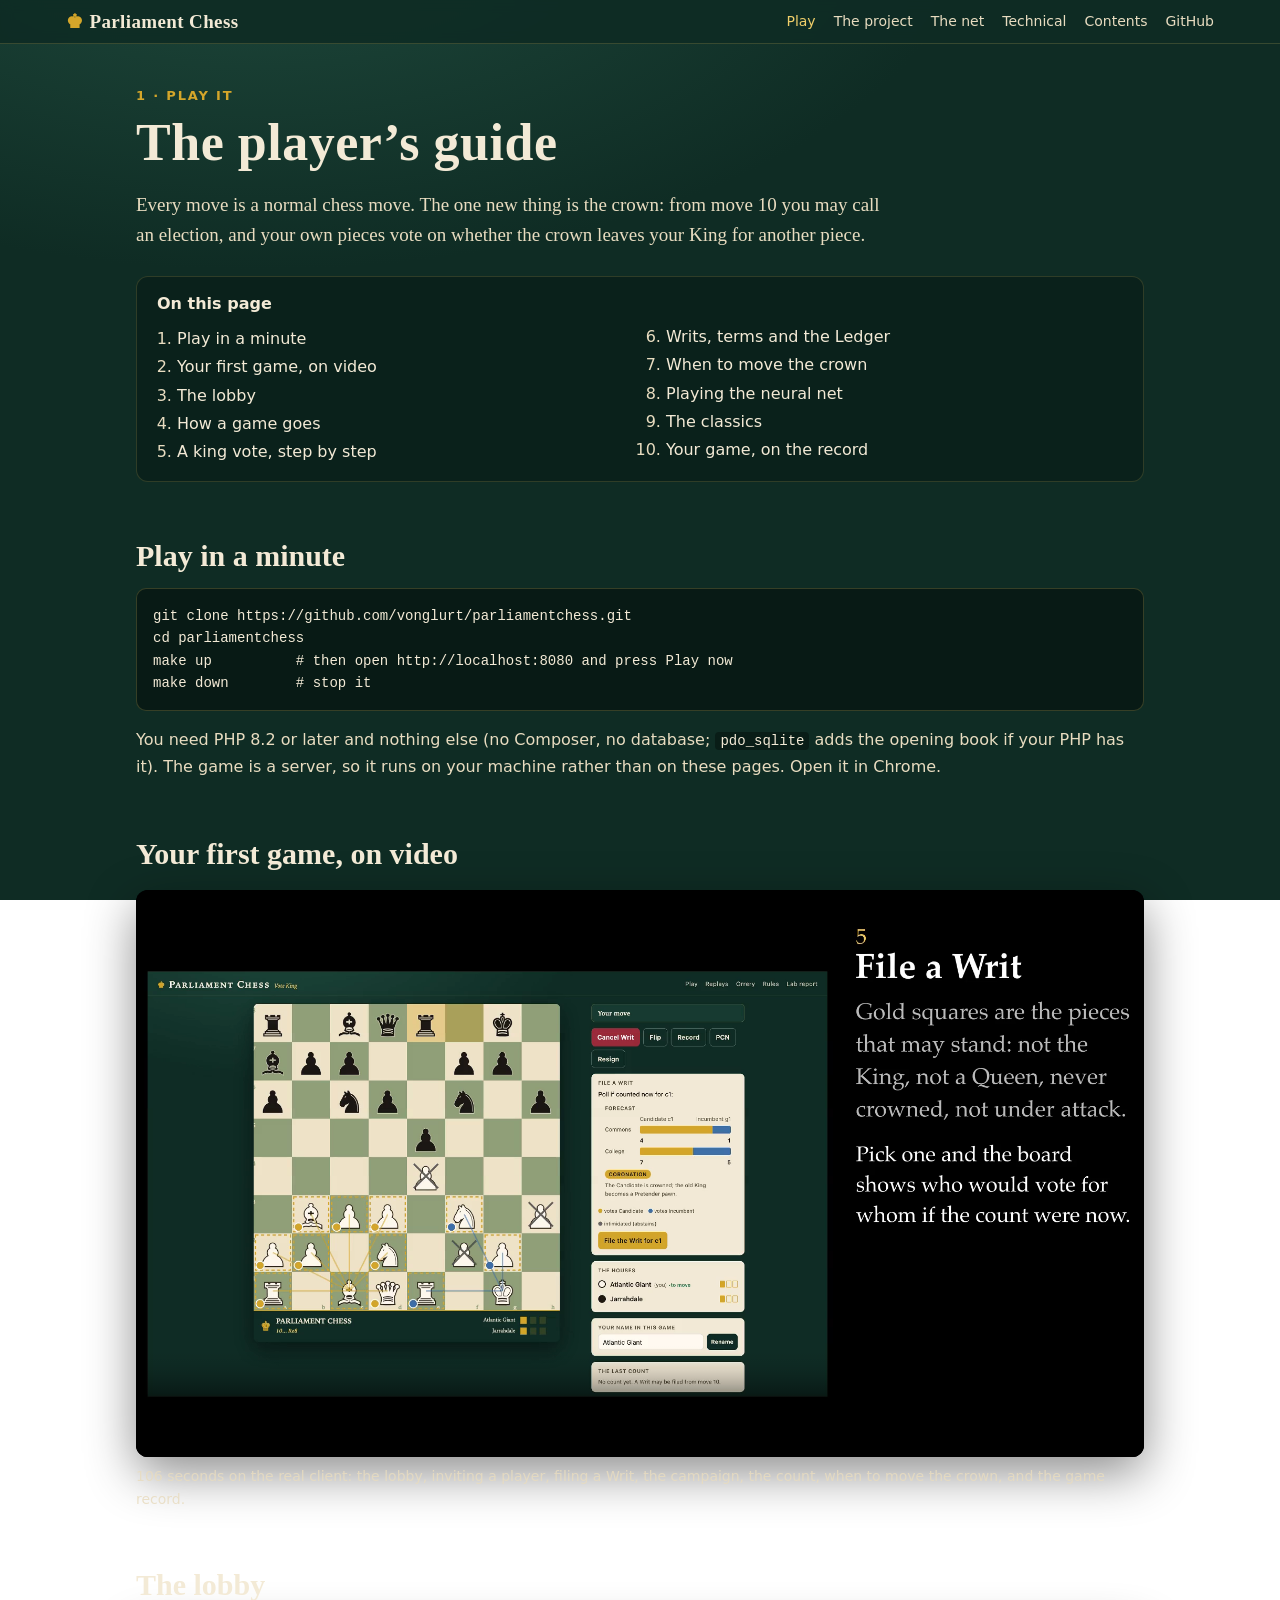
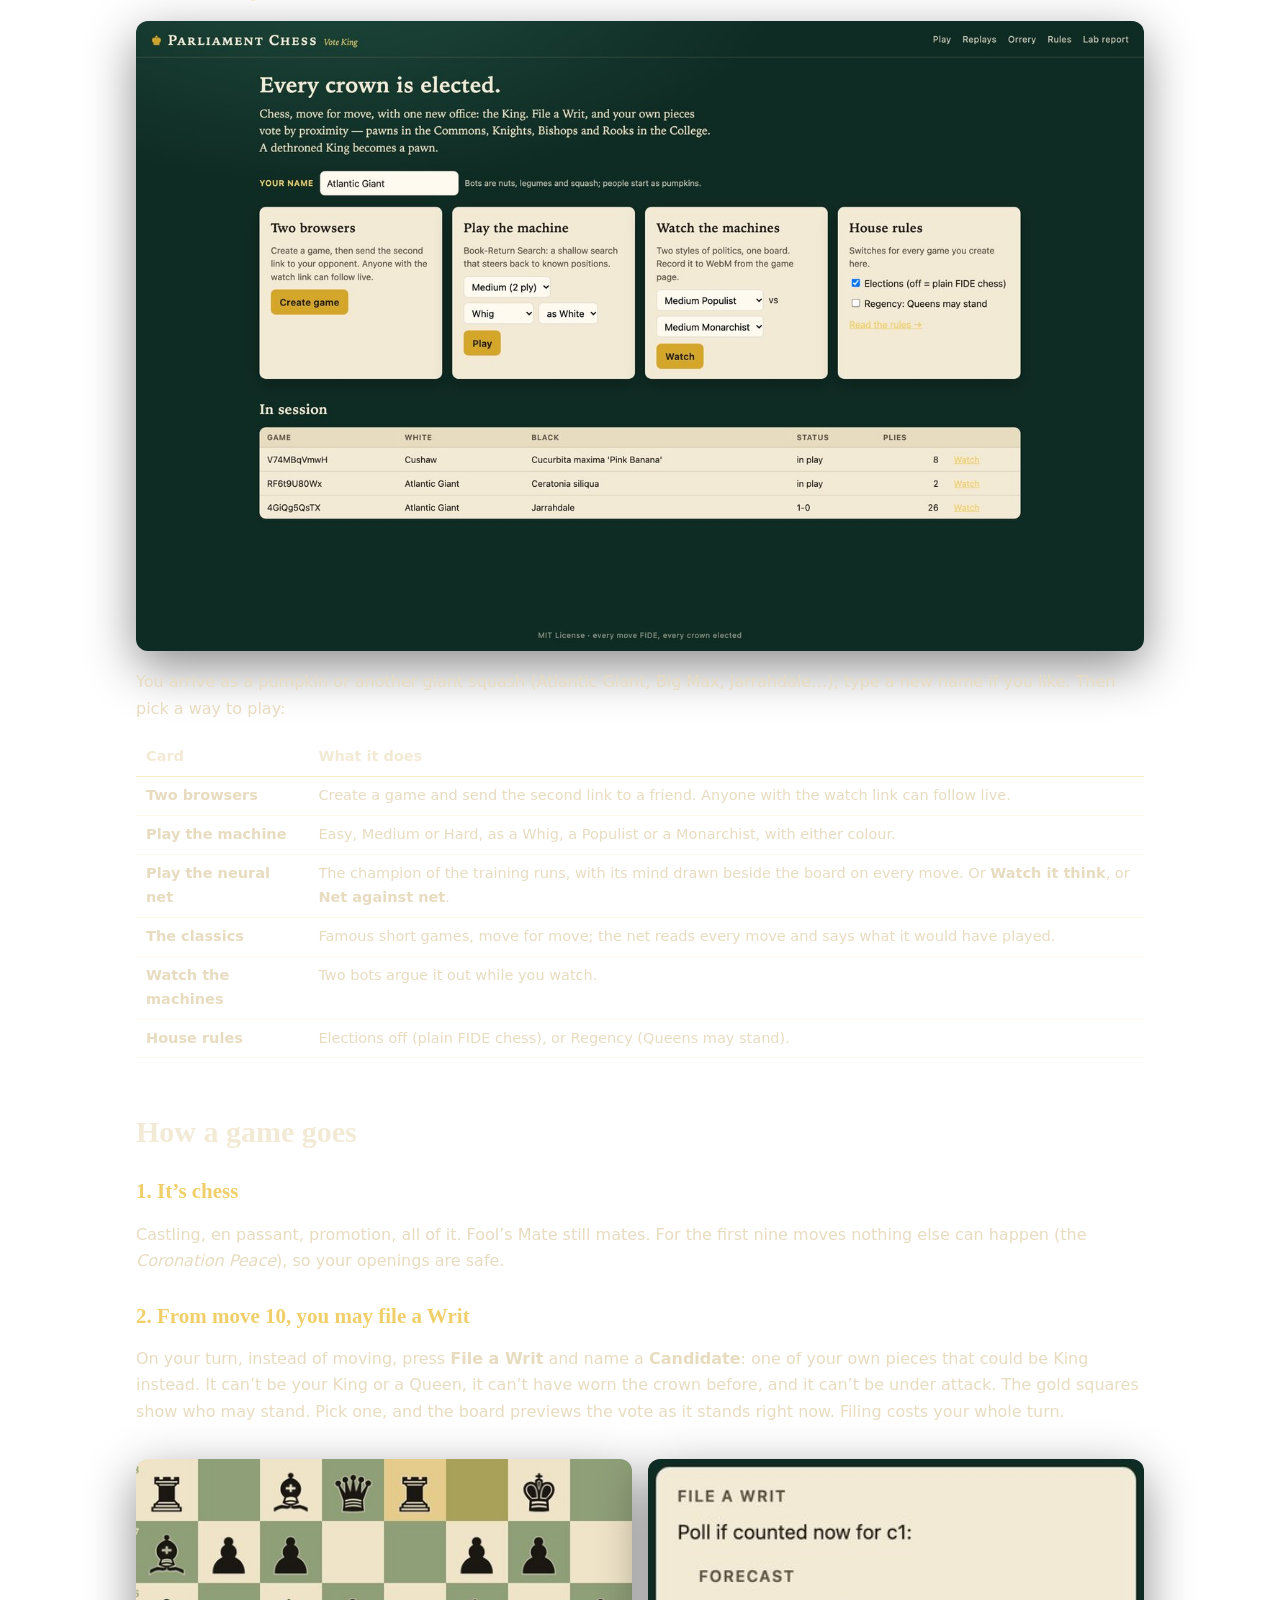
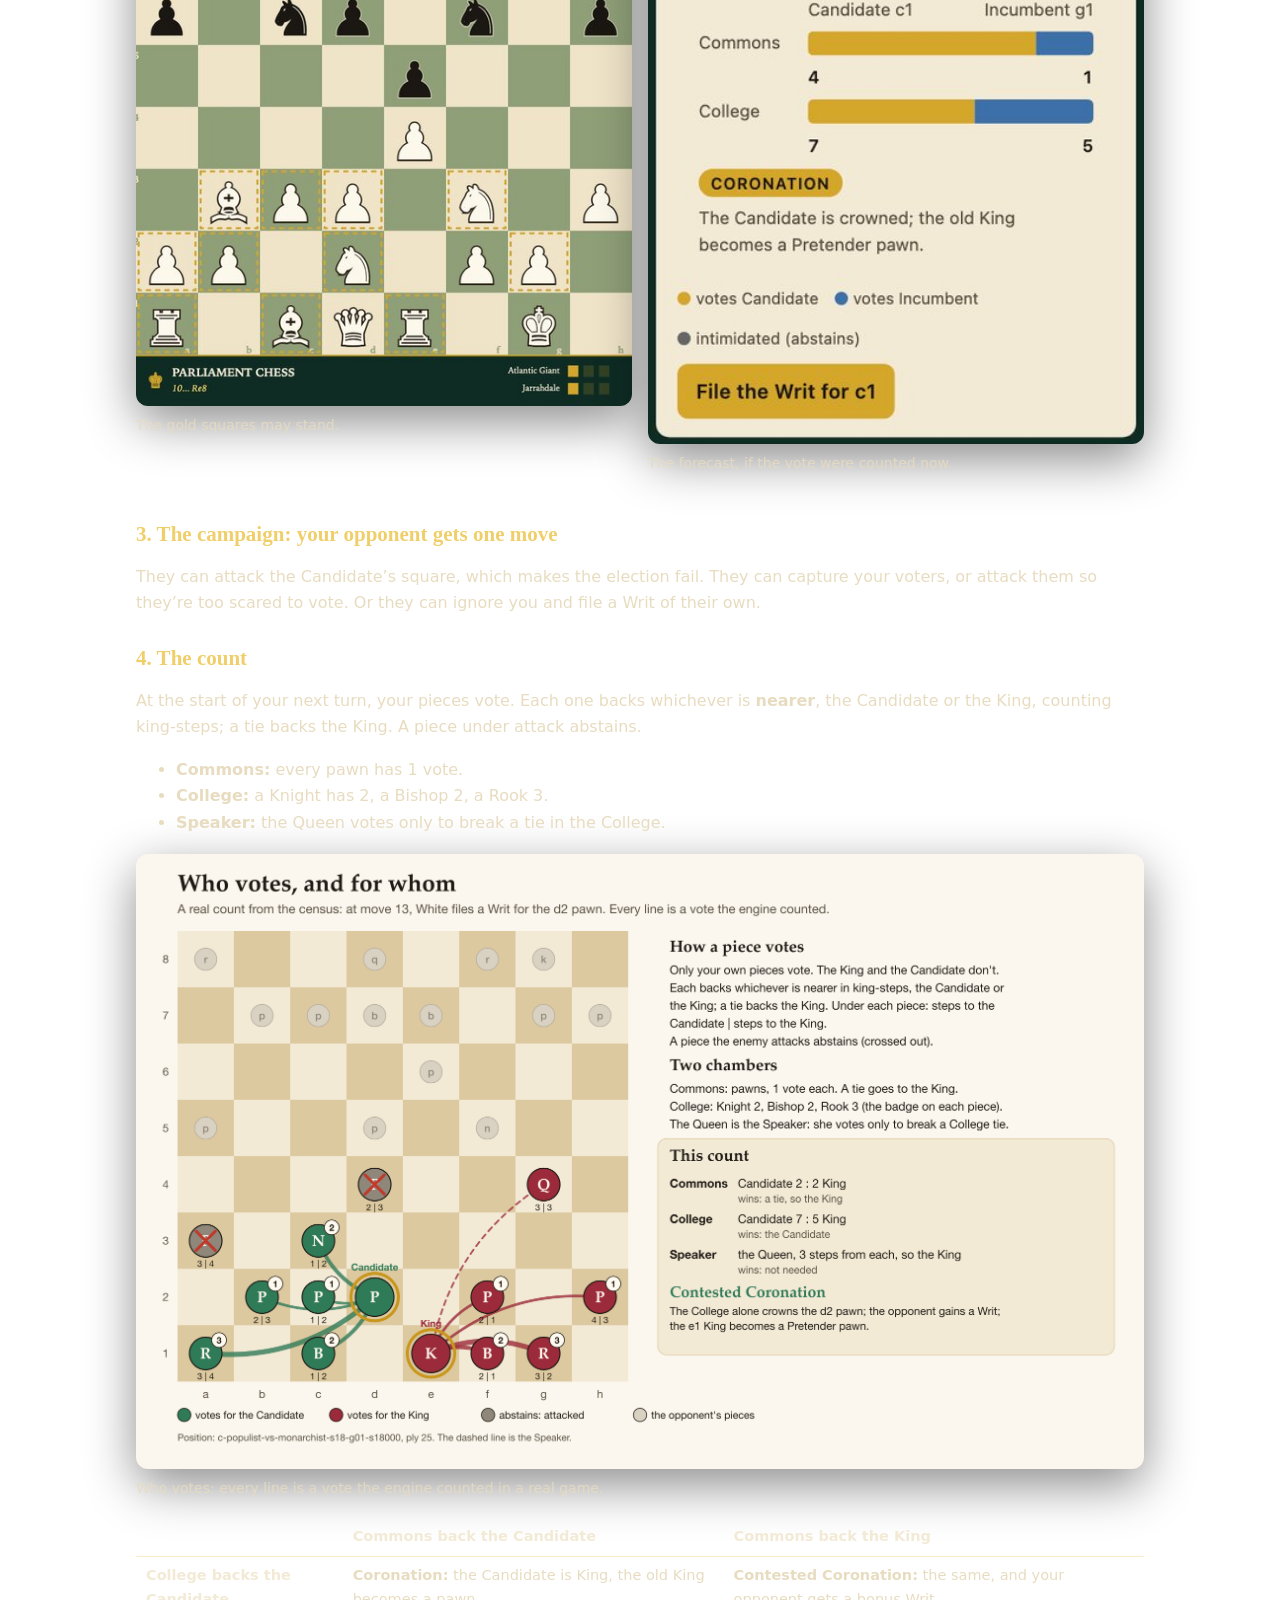
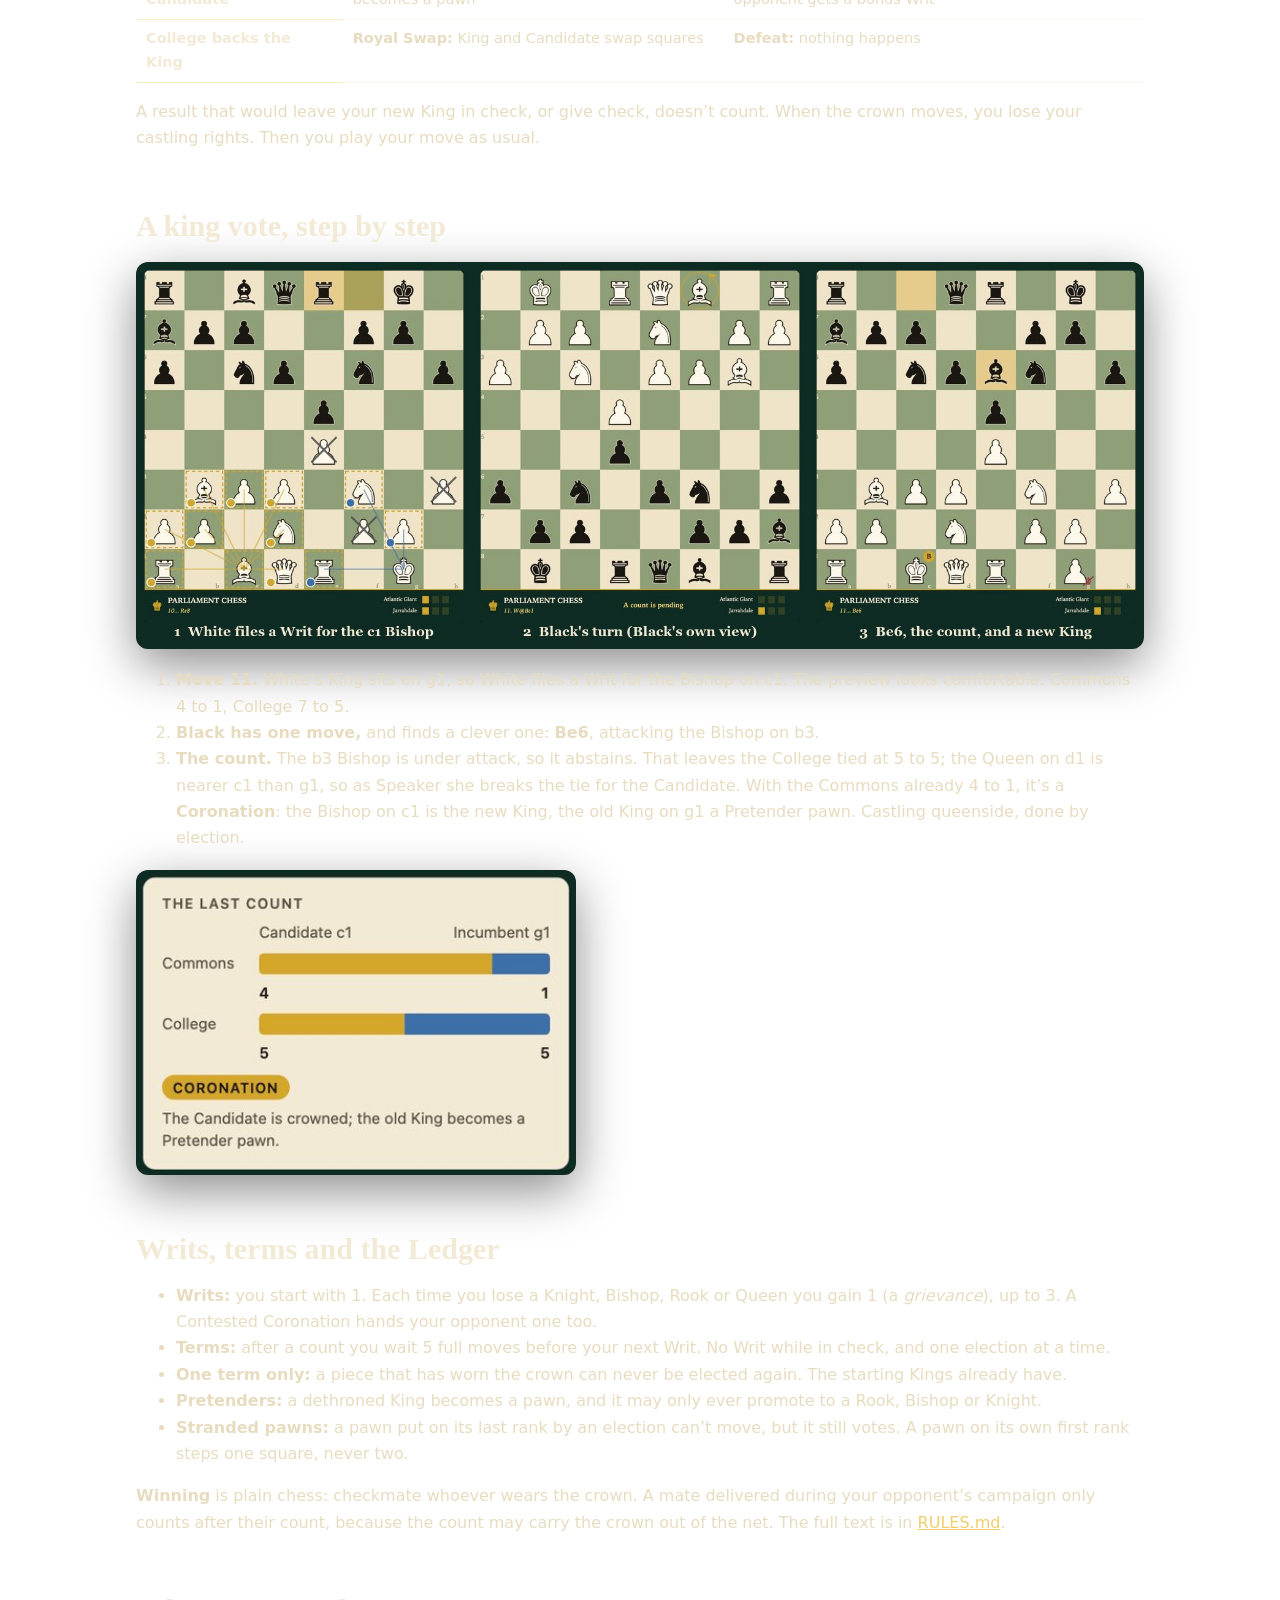
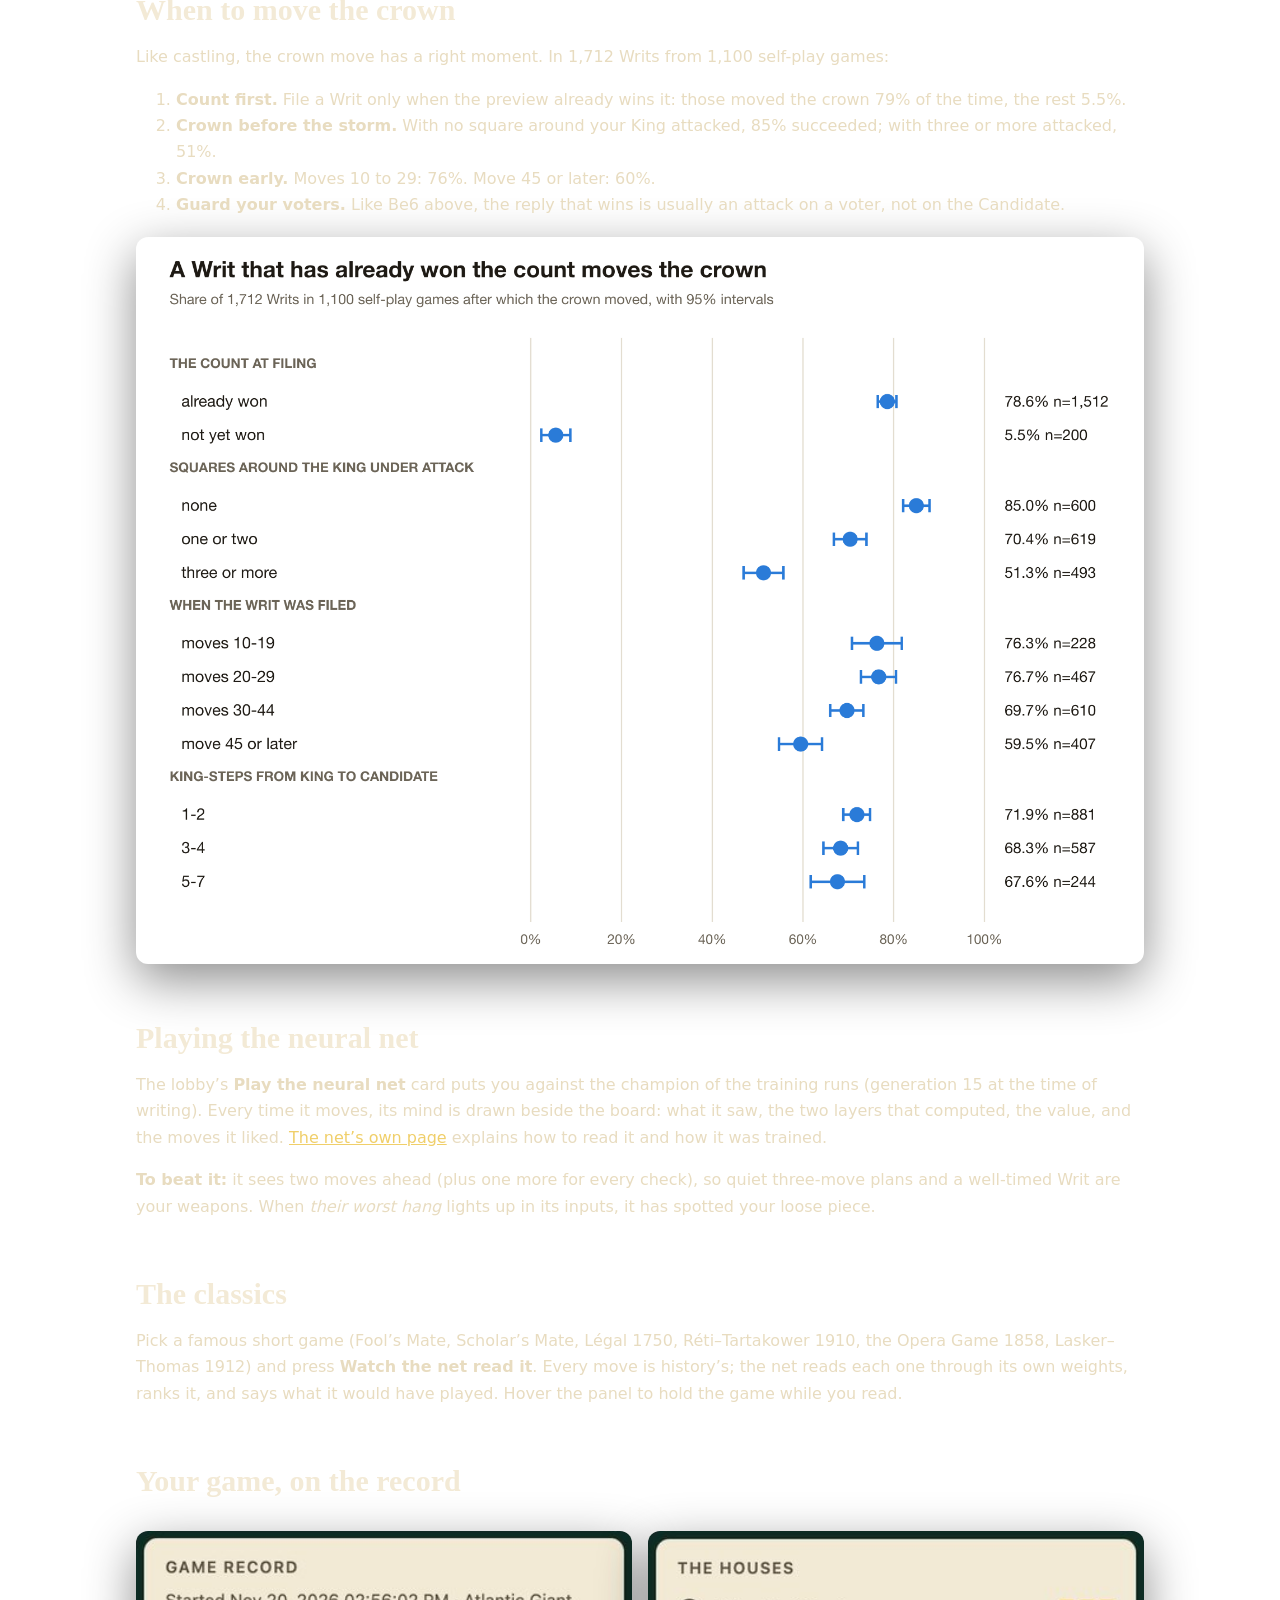
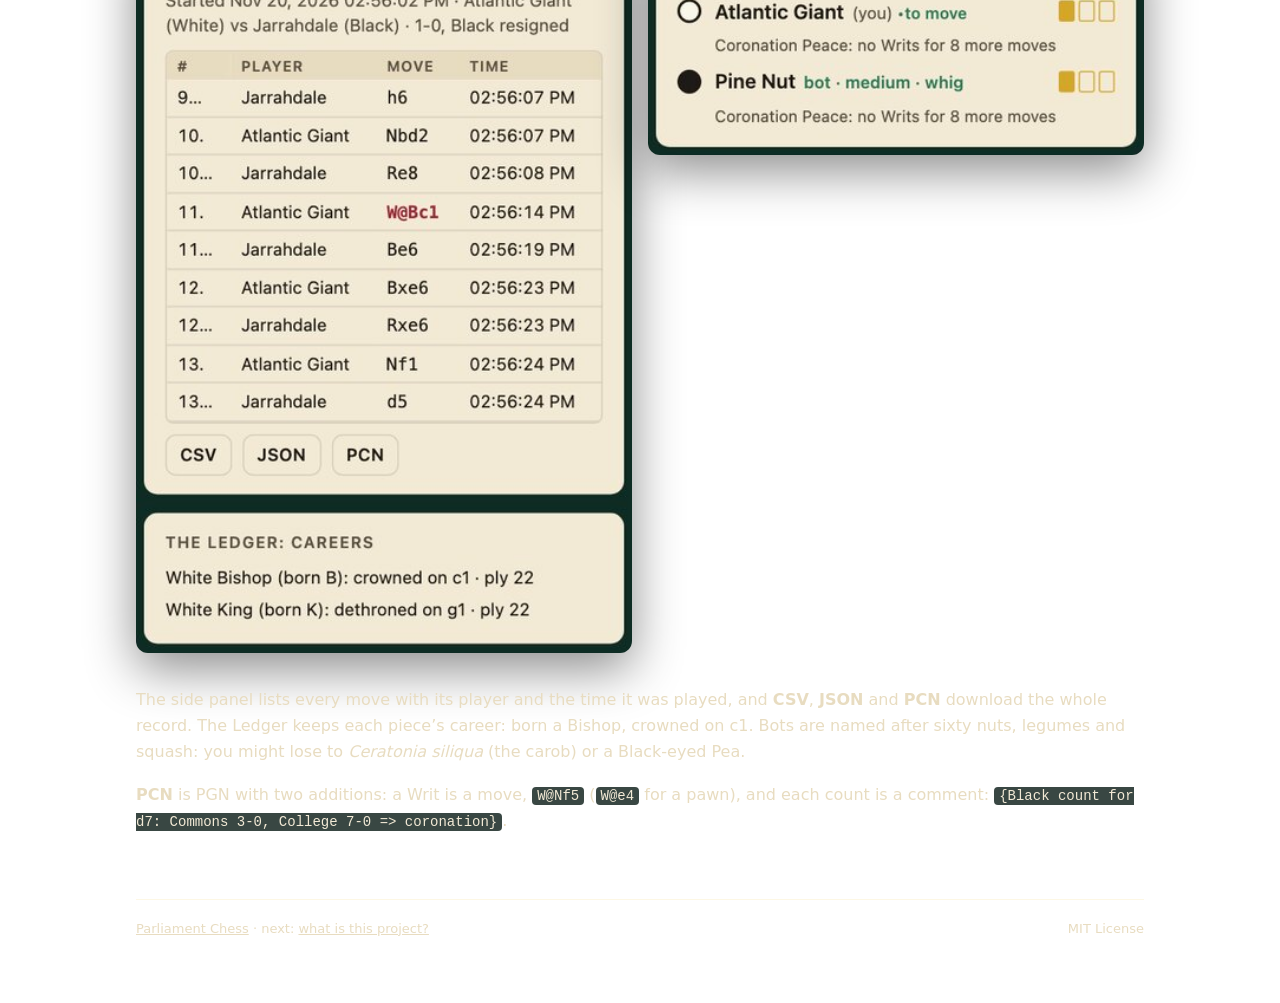
<file: docs/guide.html>
<!doctype html>
<html lang="en">
<head>
<meta charset="utf-8">
<meta name="viewport" content="width=device-width, initial-scale=1">
<title>Player's Guide · Parliament Chess</title>
<meta name="description" content="How to play Parliament Chess: run it, your first game, filing a Writ, the campaign, the count, and when to move the crown.">
<link rel="icon" href="data:image/svg+xml,%3Csvg xmlns='http://www.w3.org/2000/svg' viewBox='0 0 64 64'%3E%3Crect width='64' height='64' rx='12' fill='%230f2c24'/%3E%3Ctext x='32' y='47' font-size='42' text-anchor='middle' fill='%23d4a62a'%3E%E2%99%9A%3C/text%3E%3C/svg%3E">
<link rel="stylesheet" href="site.css">
</head>
<body>
<header class="top"><nav>
  <a class="brand" href="./"><span>&#9818;&#xFE0E;</span>Parliament Chess</a>
  <a class="nav on" href="guide.html">Play</a>
  <a class="nav" href="about.html">The project</a>
  <a class="nav" href="net.html">The net</a>
  <a class="nav" href="technical.html">Technical</a>
  <a class="nav" href="contents.html">Contents</a>
  <a class="nav" href="https://github.com/vonglurt/parliamentchess">GitHub</a>
</nav></header>
<main>
<p class="kicker" style="margin-top:44px">1 · Play it</p>
<h1>The player&rsquo;s guide</h1>
<p class="lede">Every move is a normal chess move. The one new thing is the crown: from move 10 you may call an election, and your own pieces vote on whether the crown leaves your King for another piece.</p>

<nav class="toc"><b>On this page</b><ol>
  <li><a href="#run">Play in a minute</a></li>
  <li><a href="#video">Your first game, on video</a></li>
  <li><a href="#lobby">The lobby</a></li>
  <li><a href="#game">How a game goes</a></li>
  <li><a href="#vote">A king vote, step by step</a></li>
  <li><a href="#writs">Writs, terms and the Ledger</a></li>
  <li><a href="#tips">When to move the crown</a></li>
  <li><a href="#net">Playing the neural net</a></li>
  <li><a href="#classics">The classics</a></li>
  <li><a href="#record">Your game, on the record</a></li>
</ol></nav>

<h2 id="run">Play in a minute</h2>
<pre><code>git clone https://github.com/vonglurt/parliamentchess.git
cd parliamentchess
make up          # then open http://localhost:8080 and press Play now
make down        # stop it</code></pre>
<p>You need PHP 8.2 or later and nothing else (no Composer, no database; <code>pdo_sqlite</code> adds the opening book if your PHP has it). The game is a server, so it runs on your machine rather than on these pages. Open it in Chrome.</p>

<h2 id="video">Your first game, on video</h2>
<figure>
  <video controls preload="metadata" poster="media/still-guide.png" src="media/players_guide.mp4"></video>
  <figcaption>106 seconds on the real client: the lobby, inviting a player, filing a Writ, the campaign, the count, when to move the crown, and the game record.</figcaption>
</figure>

<h2 id="lobby">The lobby</h2>
<figure><img src="media/guide/lobby.jpg" alt="The lobby: your name, then the ways to play"></figure>
<p>You arrive as a pumpkin or another giant squash (Atlantic Giant, Big Max, Jarrahdale&hellip;); type a new name if you like. Then pick a way to play:</p>
<div class="table-wrap"><table>
  <tr><th>Card</th><th>What it does</th></tr>
  <tr><td><b>Two browsers</b></td><td>Create a game and send the second link to a friend. Anyone with the watch link can follow live.</td></tr>
  <tr><td><b>Play the machine</b></td><td>Easy, Medium or Hard, as a Whig, a Populist or a Monarchist, with either colour.</td></tr>
  <tr><td><b>Play the neural net</b></td><td>The champion of the training runs, with its mind drawn beside the board on every move. Or <b>Watch it think</b>, or <b>Net against net</b>.</td></tr>
  <tr><td><b>The classics</b></td><td>Famous short games, move for move; the net reads every move and says what it would have played.</td></tr>
  <tr><td><b>Watch the machines</b></td><td>Two bots argue it out while you watch.</td></tr>
  <tr><td><b>House rules</b></td><td>Elections off (plain FIDE chess), or Regency (Queens may stand).</td></tr>
</table></div>

<h2 id="game">How a game goes</h2>
<h3>1. It&rsquo;s chess</h3>
<p>Castling, en passant, promotion, all of it. Fool&rsquo;s Mate still mates. For the first nine moves nothing else can happen (the <i>Coronation Peace</i>), so your openings are safe.</p>
<h3>2. From move 10, you may file a Writ</h3>
<p>On your turn, instead of moving, press <b>File a Writ</b> and name a <b>Candidate</b>: one of your own pieces that could be King instead. It can&rsquo;t be your King or a Queen, it can&rsquo;t have worn the crown before, and it can&rsquo;t be under attack. The gold squares show who may stand. Pick one, and the board previews the vote as it stands right now. Filing costs your whole turn.</p>
<div class="pair">
  <figure><img src="media/guide/candidates.jpg" alt="Gold squares: the pieces that may stand for the crown"><figcaption>The gold squares may stand.</figcaption></figure>
  <figure><img src="media/guide/forecast.jpg" alt="The forecast: Commons 4 to 1, College 7 to 5"><figcaption>The forecast, if the vote were counted now.</figcaption></figure>
</div>
<h3>3. The campaign: your opponent gets one move</h3>
<p>They can attack the Candidate&rsquo;s square, which makes the election fail. They can capture your voters, or attack them so they&rsquo;re too scared to vote. Or they can ignore you and file a Writ of their own.</p>
<h3>4. The count</h3>
<p>At the start of your next turn, your pieces vote. Each one backs whichever is <b>nearer</b>, the Candidate or the King, counting king-steps; a tie backs the King. A piece under attack abstains.</p>
<ul>
  <li><b>Commons:</b> every pawn has 1 vote.</li>
  <li><b>College:</b> a Knight has 2, a Bishop 2, a Rook 3.</li>
  <li><b>Speaker:</b> the Queen votes only to break a tie in the College.</li>
</ul>
<figure><img src="media/fig-election.png" alt="Who votes: every line is a vote the engine counted in a real game"><figcaption>Who votes: every line is a vote the engine counted in a real game.</figcaption></figure>
<div class="table-wrap"><table>
  <tr><th></th><th>Commons back the Candidate</th><th>Commons back the King</th></tr>
  <tr><th>College backs the Candidate</th><td><b>Coronation:</b> the Candidate is King, the old King becomes a pawn</td><td><b>Contested Coronation:</b> the same, and your opponent gets a bonus Writ</td></tr>
  <tr><th>College backs the King</th><td><b>Royal Swap:</b> King and Candidate swap squares</td><td><b>Defeat:</b> nothing happens</td></tr>
</table></div>
<p>A result that would leave your new King in check, or give check, doesn&rsquo;t count. When the crown moves, you lose your castling rights. Then you play your move as usual.</p>

<h2 id="vote">A king vote, step by step</h2>
<figure><img src="media/guide/king-vote.jpg" alt="White files for the c1 Bishop, Black answers, and the Bishop is crowned"></figure>
<ol>
  <li><b>Move 11.</b> White&rsquo;s King sits on g1, so White files a Writ for the Bishop on c1. The preview looks comfortable: Commons 4 to 1, College 7 to 5.</li>
  <li><b>Black has one move,</b> and finds a clever one: <b>Be6</b>, attacking the Bishop on b3.</li>
  <li><b>The count.</b> The b3 Bishop is under attack, so it abstains. That leaves the College tied at 5 to 5; the Queen on d1 is nearer c1 than g1, so as Speaker she breaks the tie for the Candidate. With the Commons already 4 to 1, it&rsquo;s a <b>Coronation</b>: the Bishop on c1 is the new King, the old King on g1 a Pretender pawn. Castling queenside, done by election.</li>
</ol>
<figure style="max-width:440px"><img src="media/guide/tally.jpg" alt="The tally: Commons 4 to 1, College 5 to 5, Coronation"></figure>

<h2 id="writs">Writs, terms and the Ledger</h2>
<ul>
  <li><b>Writs:</b> you start with 1. Each time you lose a Knight, Bishop, Rook or Queen you gain 1 (a <i>grievance</i>), up to 3. A Contested Coronation hands your opponent one too.</li>
  <li><b>Terms:</b> after a count you wait 5 full moves before your next Writ. No Writ while in check, and one election at a time.</li>
  <li><b>One term only:</b> a piece that has worn the crown can never be elected again. The starting Kings already have.</li>
  <li><b>Pretenders:</b> a dethroned King becomes a pawn, and it may only ever promote to a Rook, Bishop or Knight.</li>
  <li><b>Stranded pawns:</b> a pawn put on its last rank by an election can&rsquo;t move, but it still votes. A pawn on its own first rank steps one square, never two.</li>
</ul>
<p><b>Winning</b> is plain chess: checkmate whoever wears the crown. A mate delivered during your opponent&rsquo;s campaign only counts after their count, because the count may carry the crown out of the net. The full text is in <a href="https://github.com/vonglurt/parliamentchess/blob/main/RULES.md">RULES.md</a>.</p>

<h2 id="tips">When to move the crown</h2>
<p>Like castling, the crown move has a right moment. In 1,712 Writs from 1,100 self-play games:</p>
<ol>
  <li><b>Count first.</b> File a Writ only when the preview already wins it: those moved the crown 79% of the time, the rest 5.5%.</li>
  <li><b>Crown before the storm.</b> With no square around your King attacked, 85% succeeded; with three or more attacked, 51%.</li>
  <li><b>Crown early.</b> Moves 10 to 29: 76%. Move 45 or later: 60%.</li>
  <li><b>Guard your voters.</b> Like Be6 above, the reply that wins is usually an attack on a voter, not on the Candidate.</li>
</ol>
<figure><img src="media/fig-crown-theory.png" alt="How often the crown moved after a Writ, by the position when it was filed"></figure>

<h2 id="net">Playing the neural net</h2>
<p>The lobby&rsquo;s <b>Play the neural net</b> card puts you against the champion of the training runs (generation 15 at the time of writing). Every time it moves, its mind is drawn beside the board: what it saw, the two layers that computed, the value, and the moves it liked. <a href="net.html">The net&rsquo;s own page</a> explains how to read it and how it was trained.</p>
<p><b>To beat it:</b> it sees two moves ahead (plus one more for every check), so quiet three-move plans and a well-timed Writ are your weapons. When <i>their worst hang</i> lights up in its inputs, it has spotted your loose piece.</p>

<h2 id="classics">The classics</h2>
<p>Pick a famous short game (Fool&rsquo;s Mate, Scholar&rsquo;s Mate, L&eacute;gal 1750, R&eacute;ti&ndash;Tartakower 1910, the Opera Game 1858, Lasker&ndash;Thomas 1912) and press <b>Watch the net read it</b>. Every move is history&rsquo;s; the net reads each one through its own weights, ranks it, and says what it would have played. Hover the panel to hold the game while you read.</p>

<h2 id="record">Your game, on the record</h2>
<div class="pair">
  <figure><img src="media/guide/record.jpg" alt="The game record: every move with its player and its time"></figure>
  <figure><img src="media/guide/bot.jpg" alt="A bot opponent: Ceratonia siliqua, the carob"></figure>
</div>
<p>The side panel lists every move with its player and the time it was played, and <b>CSV</b>, <b>JSON</b> and <b>PCN</b> download the whole record. The Ledger keeps each piece&rsquo;s career: born a Bishop, crowned on c1. Bots are named after sixty nuts, legumes and squash: you might lose to <i>Ceratonia siliqua</i> (the carob) or a Black-eyed Pea.</p>
<p><b>PCN</b> is PGN with two additions: a Writ is a move, <code>W@Nf5</code> (<code>W@e4</code> for a pawn), and each count is a comment: <code>{Black count for d7: Commons 3-0, College 7-0 =&gt; coronation}</code>.</p>

<footer>
  <span><a href="./">Parliament Chess</a> &middot; next: <a href="about.html">what is this project?</a></span>
  <span>MIT License</span>
</footer>
</main>
</body>
</html>
</file>
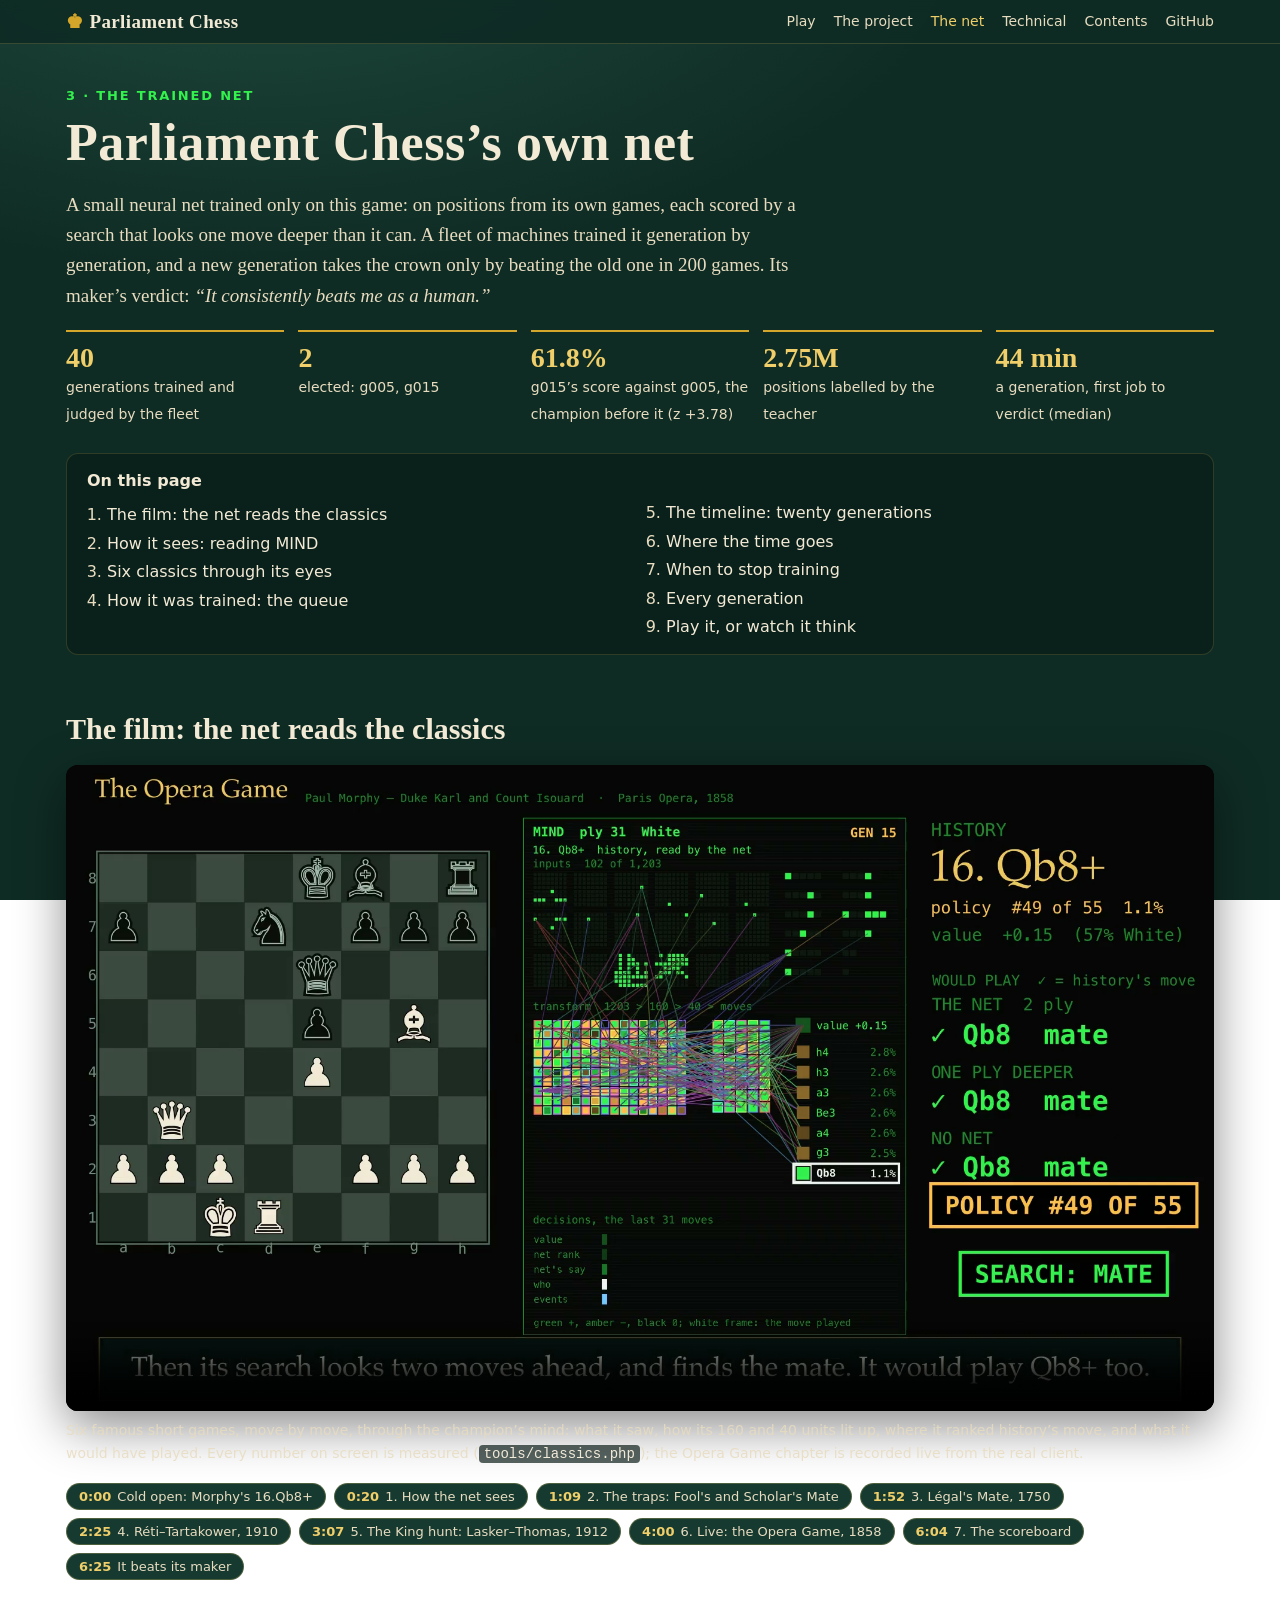
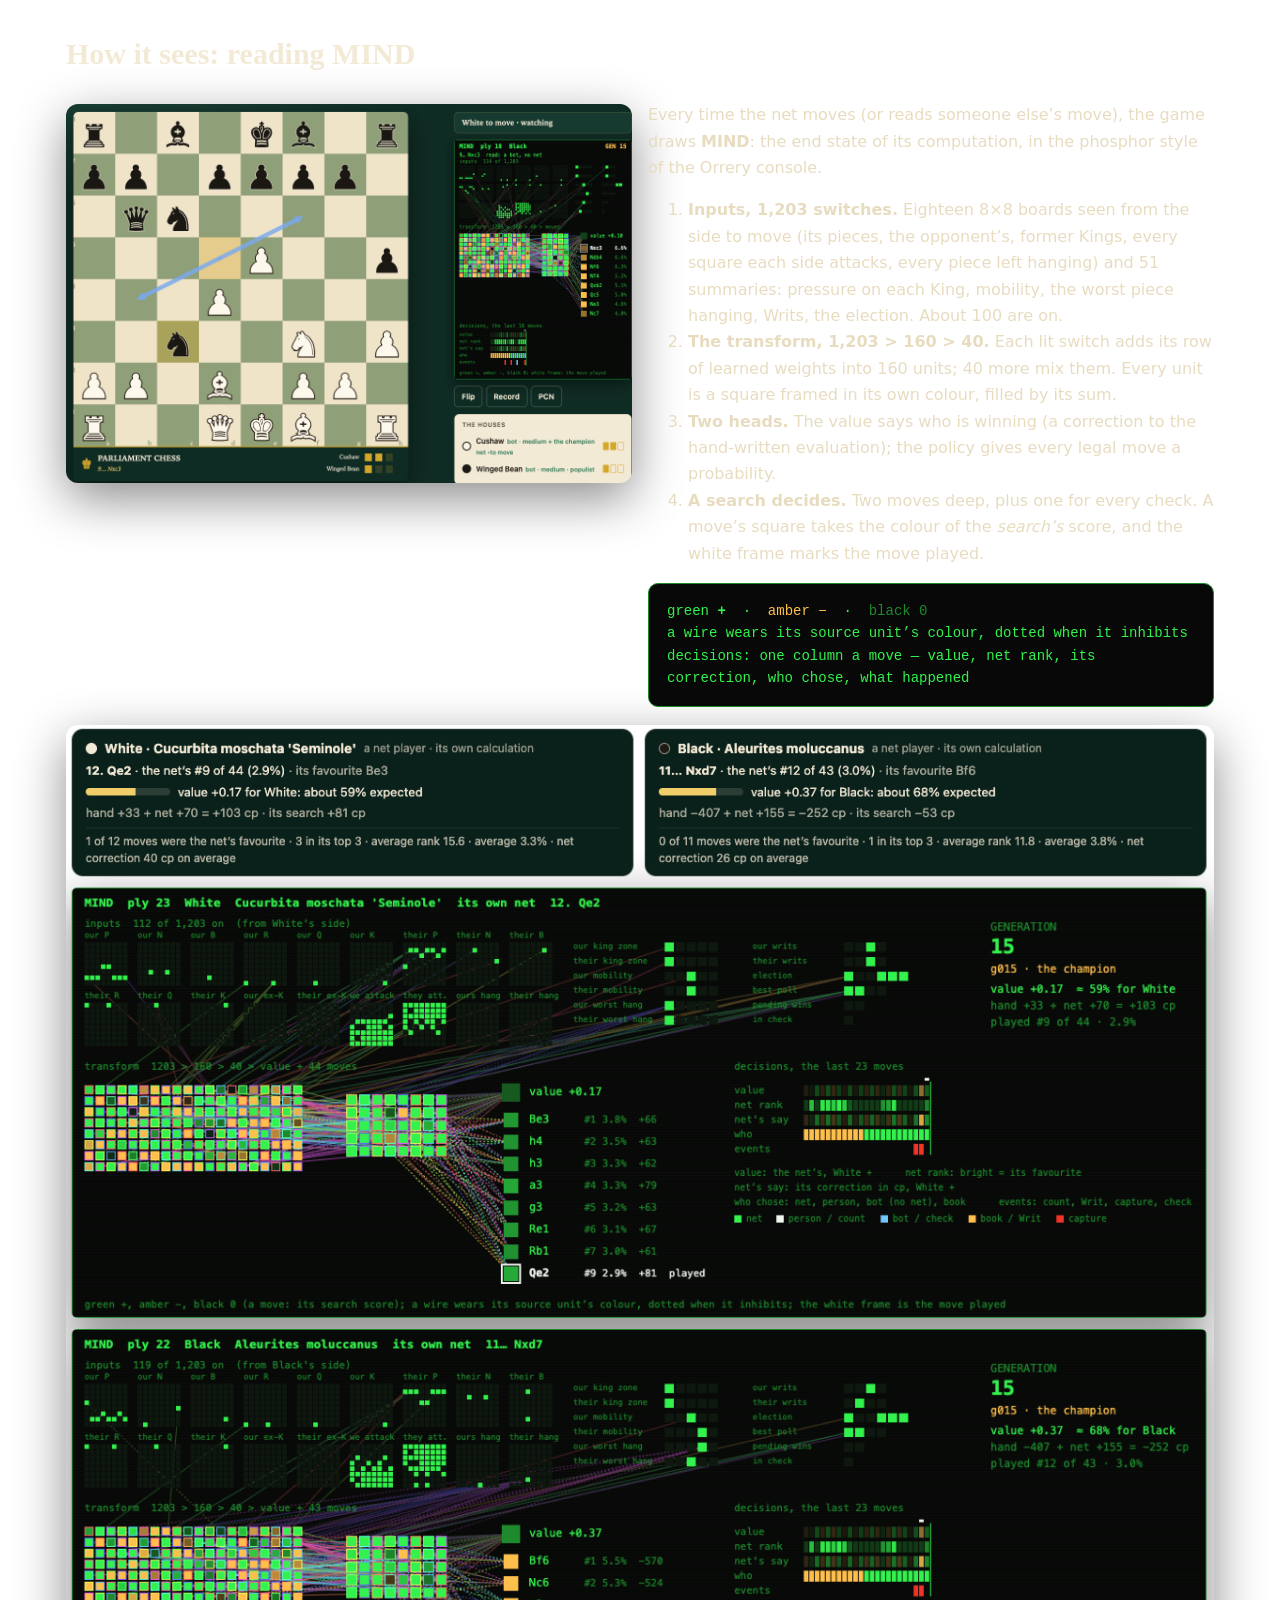
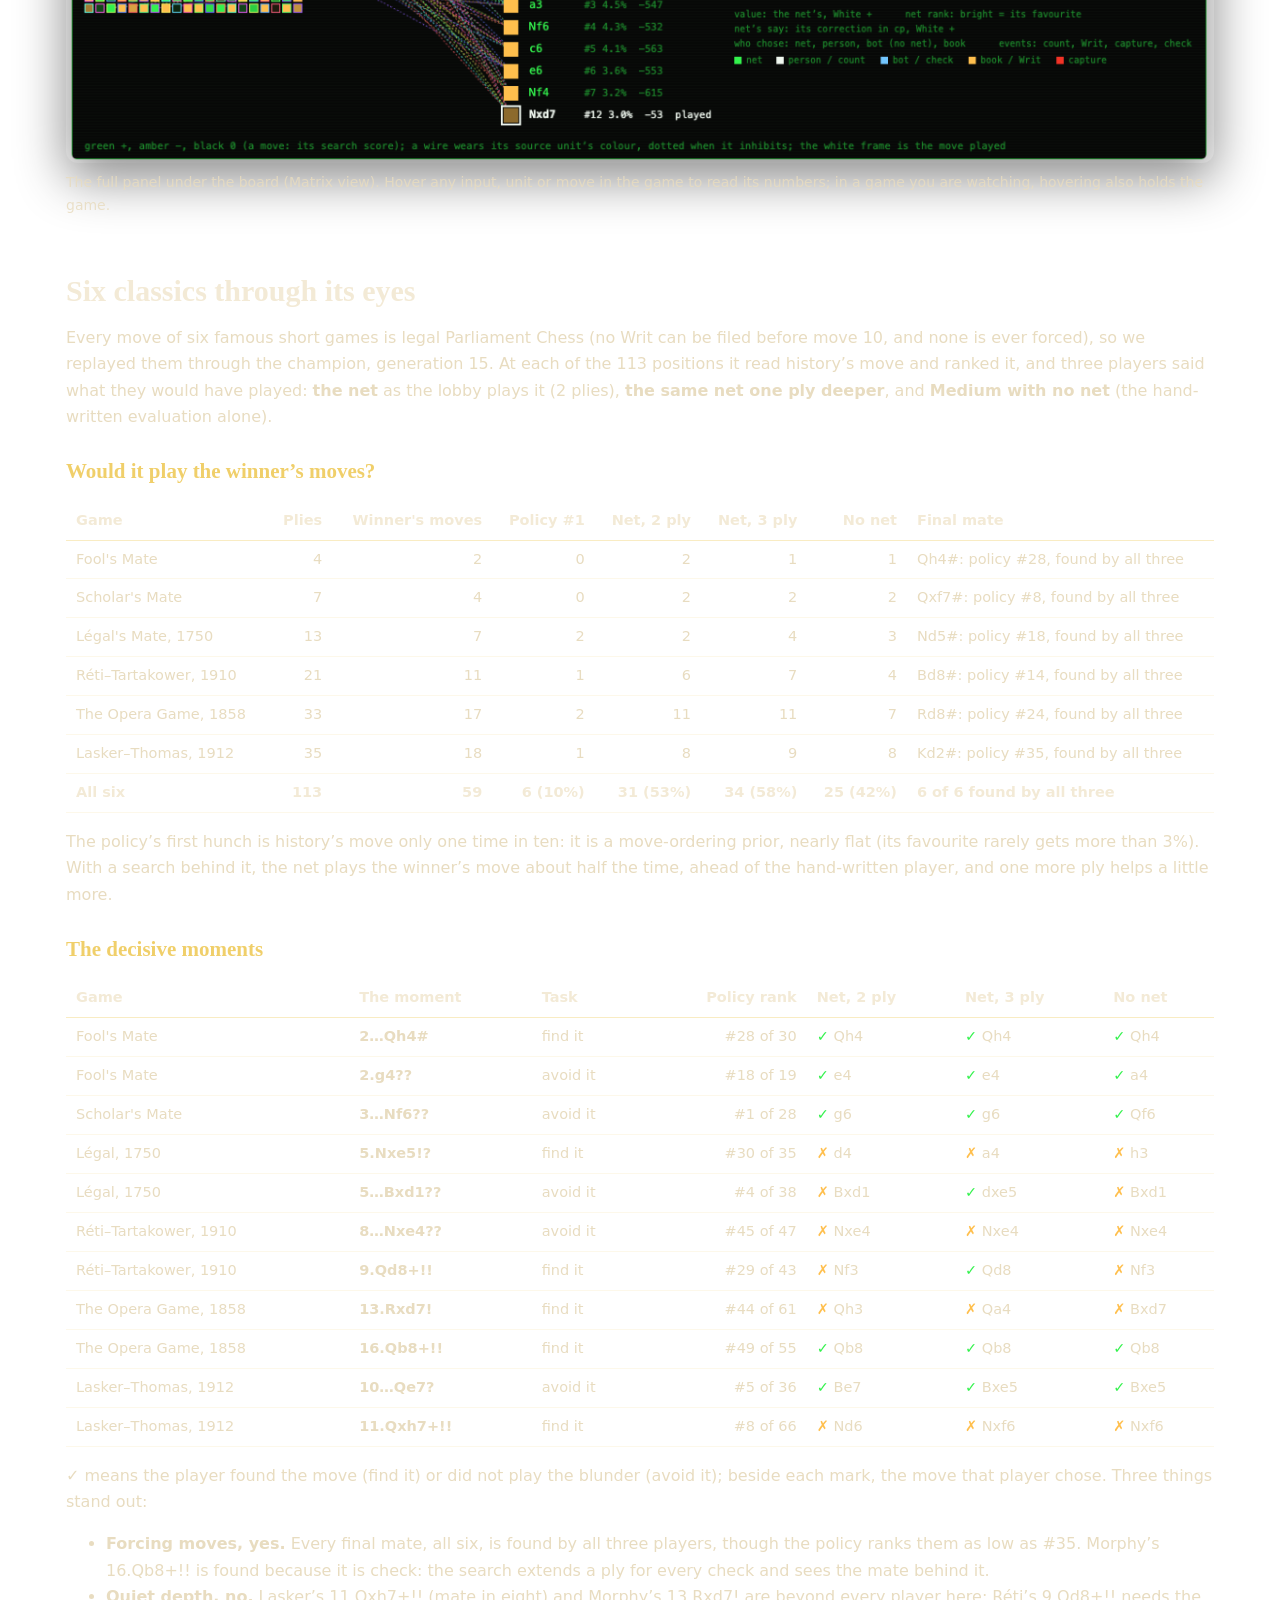
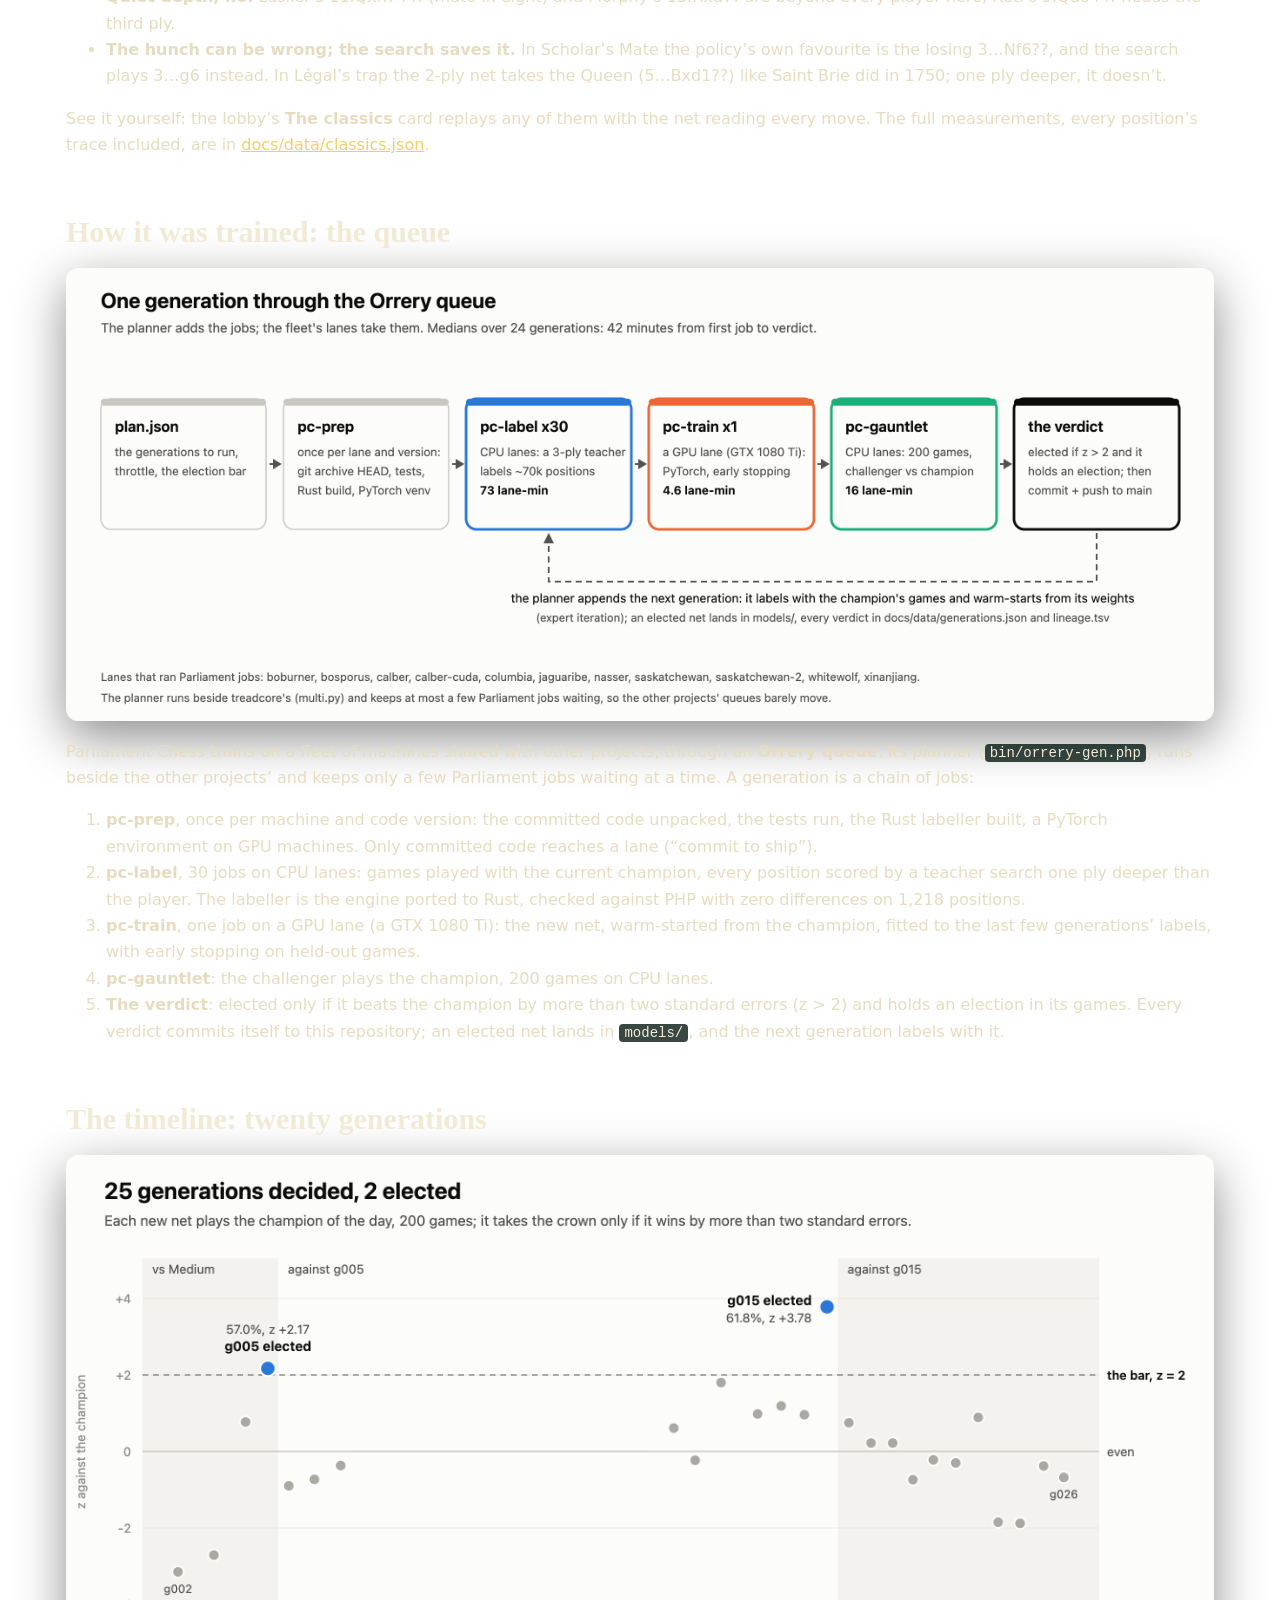
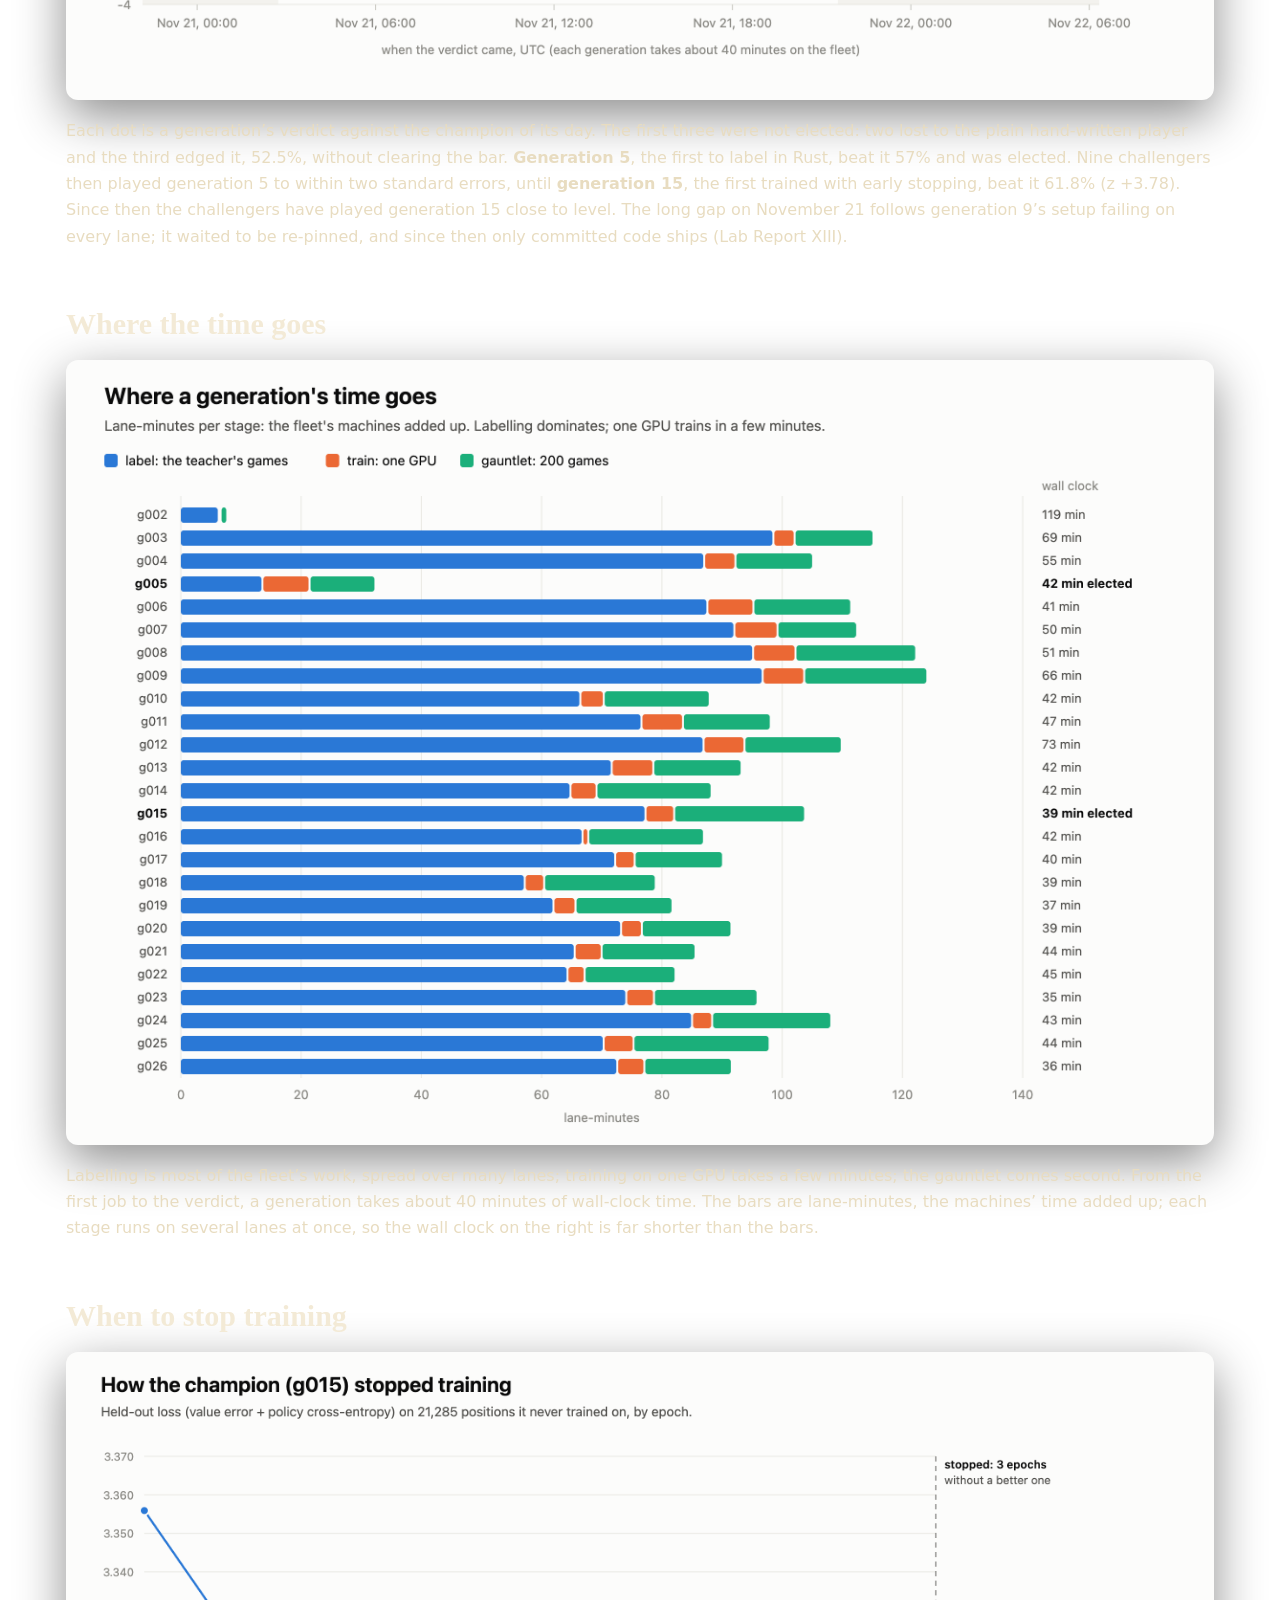
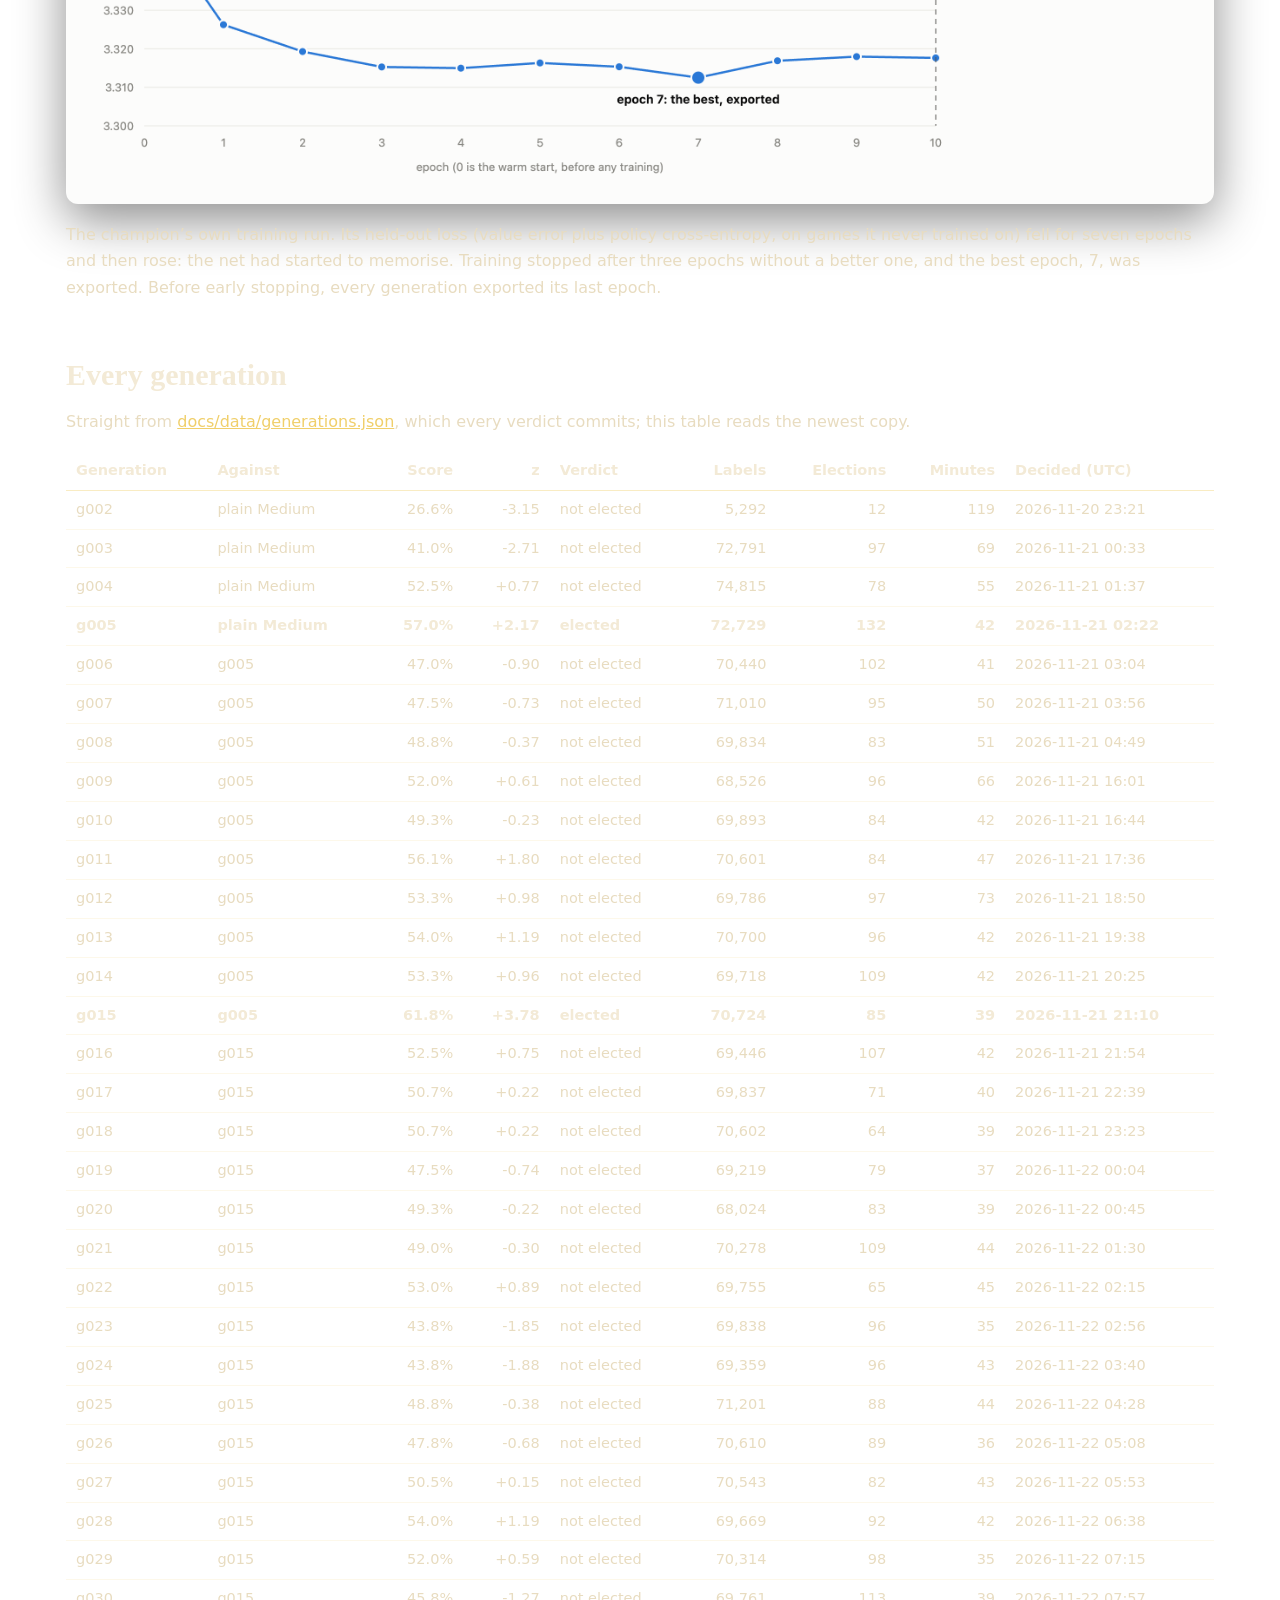
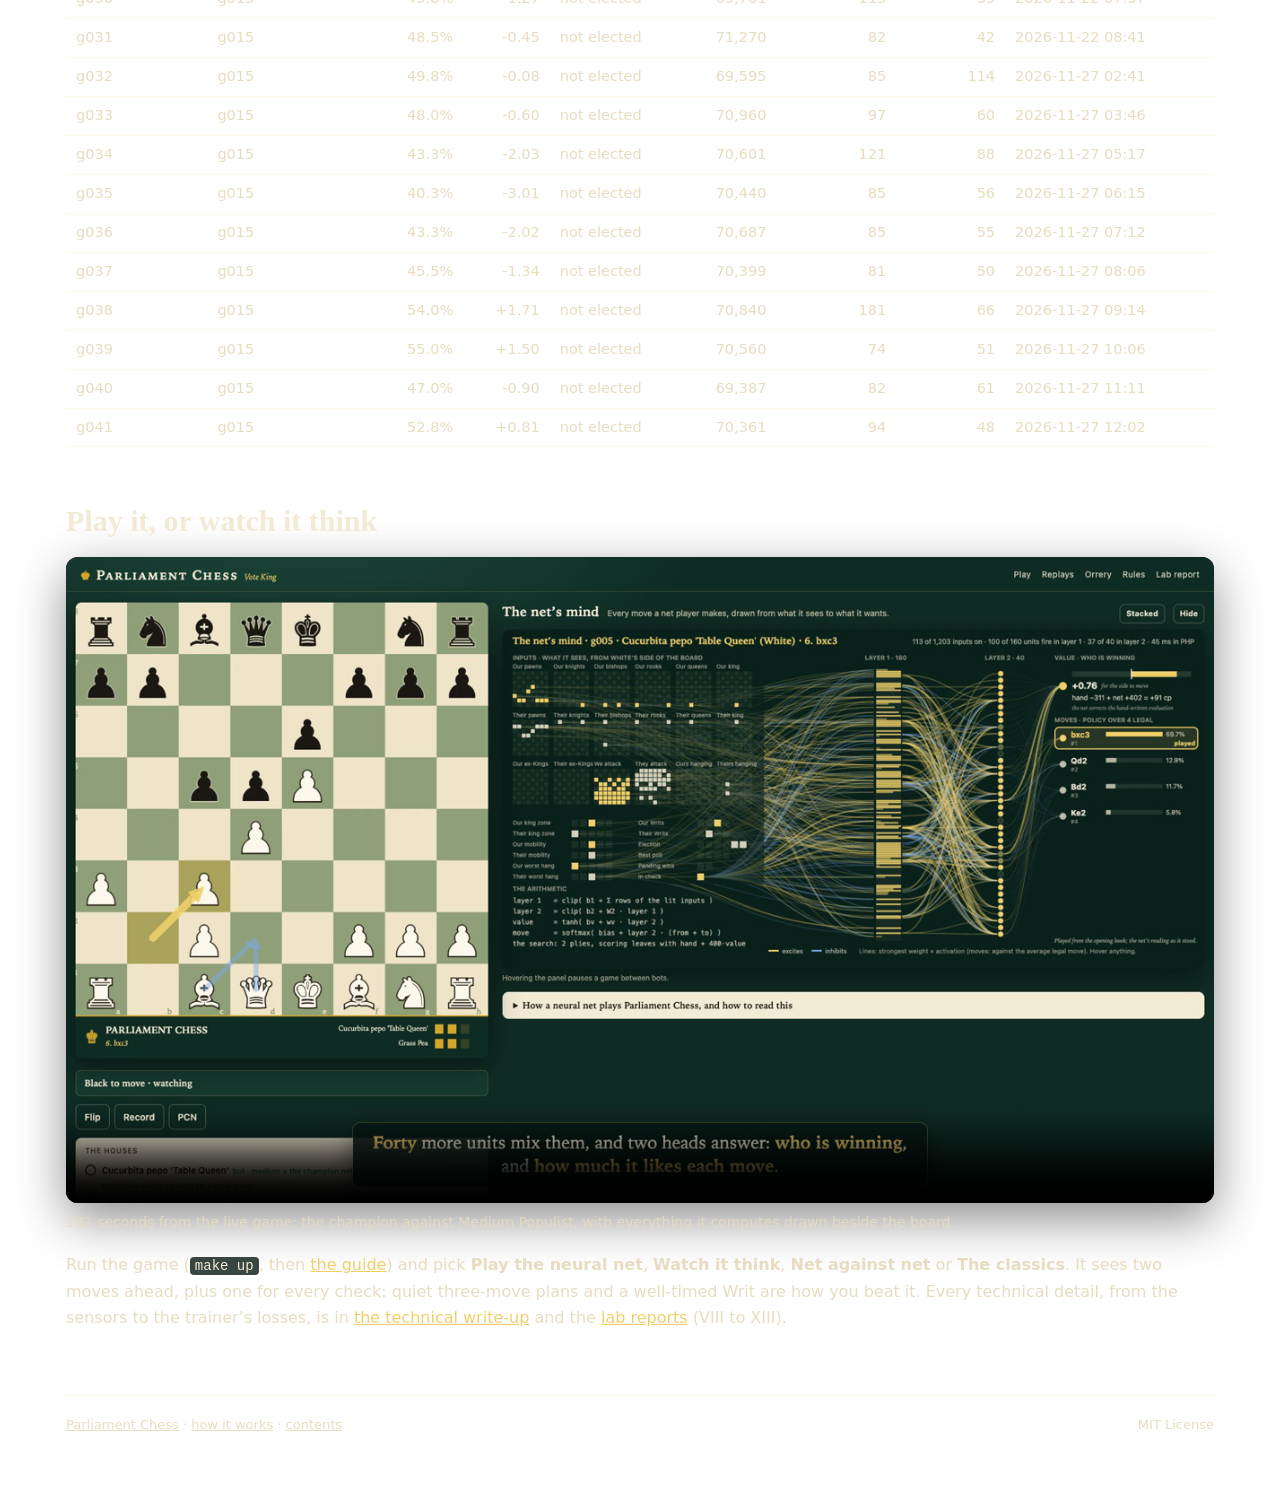
<file: docs/net.html>
<!doctype html>
<html lang="en">
<head>
<meta charset="utf-8">
<meta name="viewport" content="width=device-width, initial-scale=1">
<title>The Net · Parliament Chess</title>
<meta name="description" content="Parliament Chess's own neural net: how it sees the board, how a fleet trained it generation by generation, and six famous short games through its eyes.">
<link rel="icon" href="data:image/svg+xml,%3Csvg xmlns='http://www.w3.org/2000/svg' viewBox='0 0 64 64'%3E%3Crect width='64' height='64' rx='12' fill='%230f2c24'/%3E%3Ctext x='32' y='47' font-size='42' text-anchor='middle' fill='%23d4a62a'%3E%E2%99%9A%3C/text%3E%3C/svg%3E">
<link rel="stylesheet" href="site.css">
<style>
.netkick { color: var(--phos); }
.legend3 { display: flex; flex-wrap: wrap; gap: 18px; font: 14px var(--mono); margin: 10px 0 4px; }
.legend3 i { display: inline-block; width: 14px; height: 14px; vertical-align: -2px; margin-right: 6px; border-radius: 2px; }
</style>
</head>
<body>
<header class="top"><nav>
  <a class="brand" href="./"><span>&#9818;&#xFE0E;</span>Parliament Chess</a>
  <a class="nav" href="guide.html">Play</a>
  <a class="nav" href="about.html">The project</a>
  <a class="nav on" href="net.html">The net</a>
  <a class="nav" href="technical.html">Technical</a>
  <a class="nav" href="contents.html">Contents</a>
  <a class="nav" href="https://github.com/vonglurt/parliamentchess">GitHub</a>
</nav></header>
<main class="wide">
<p class="kicker netkick" style="margin-top:44px">3 · The trained net</p>
<h1>Parliament Chess&rsquo;s own net</h1>
<p class="lede">A small neural net trained only on this game: on positions from its own games, each scored by a search that looks one move deeper than it can. A fleet of machines trained it generation by generation, and a new generation takes the crown only by beating the old one in 200 games. Its maker&rsquo;s verdict: <i>&ldquo;It consistently beats me as a human.&rdquo;</i></p>

<div class="facts" id="facts">
  <div class="fact"><b data-k="gens">20</b><span>generations trained and judged by the fleet</span></div>
  <div class="fact"><b data-k="elected">2</b><span>elected: <span data-k="electedNames">g005, g015</span></span></div>
  <div class="fact"><b data-k="champScore">61.8%</b><span data-k="champLine">g015&rsquo;s score against g005, the champion before it (z +3.78)</span></div>
  <div class="fact"><b data-k="labels">1.34M</b><span>positions labelled by the teacher</span></div>
  <div class="fact"><b data-k="wall">42 min</b><span>a generation, first job to verdict (median)</span></div>
</div>

<nav class="toc"><b>On this page</b><ol>
  <li><a href="#film">The film: the net reads the classics</a></li>
  <li><a href="#mind">How it sees: reading MIND</a></li>
  <li><a href="#classics">Six classics through its eyes</a></li>
  <li><a href="#queue">How it was trained: the queue</a></li>
  <li><a href="#timeline">The timeline: twenty generations</a></li>
  <li><a href="#cost">Where the time goes</a></li>
  <li><a href="#stop">When to stop training</a></li>
  <li><a href="#gens">Every generation</a></li>
  <li><a href="#play">Play it, or watch it think</a></li>
</ol></nav>

<h2 id="film">The film: the net reads the classics</h2>
<figure>
  <video id="film-video" controls preload="metadata" poster="media/still-net-classics.png" src="media/net_classics.mp4"></video>
  <figcaption>Six famous short games, move by move, through the champion&rsquo;s mind: what it saw, how its 160 and 40 units lit up, where it ranked history&rsquo;s move, and what it would have played. Every number on screen is measured (<code>tools/classics.php</code>); the Opera Game chapter is recorded live from the real client.</figcaption>
</figure>
<div class="chapters" id="chapters"></div>

<h2 id="mind">How it sees: reading MIND</h2>
<div class="pair">
  <figure><img src="media/net-mind-sidebar.png" alt="MIND in the sidebar: inputs, layer 1 and layer 2 as framed squares, the moves with their probabilities, and the decisions strip"></figure>
  <div>
    <p>Every time the net moves (or reads someone else&rsquo;s move), the game draws <b>MIND</b>: the end state of its computation, in the phosphor style of the Orrery console.</p>
    <ol>
      <li><b>Inputs, 1,203 switches.</b> Eighteen 8&times;8 boards seen from the side to move (its pieces, the opponent&rsquo;s, former Kings, every square each side attacks, every piece left hanging) and 51 summaries: pressure on each King, mobility, the worst piece hanging, Writs, the election. About 100 are on.</li>
      <li><b>The transform, 1,203 &gt; 160 &gt; 40.</b> Each lit switch adds its row of learned weights into 160 units; 40 more mix them. Every unit is a square framed in its own colour, filled by its sum.</li>
      <li><b>Two heads.</b> The value says who is winning (a correction to the hand-written evaluation); the policy gives every legal move a probability.</li>
      <li><b>A search decides.</b> Two moves deep, plus one for every check. A move&rsquo;s square takes the colour of the <i>search&rsquo;s</i> score, and the white frame marks the move played.</li>
    </ol>
    <div class="mind">green <b>+</b> &nbsp;·&nbsp; <span class="amber">amber &minus;</span> &nbsp;·&nbsp; <span class="dim">black 0</span><br>a wire wears its source unit&rsquo;s colour, dotted when it inhibits<br>decisions: one column a move &mdash; value, net rank, its correction, who chose, what happened</div>
  </div>
</div>
<figure><img src="media/net-mind-matrix.png" alt="MIND under the board: the full matrix with the decisions strip"><figcaption>The full panel under the board (Matrix view). Hover any input, unit or move in the game to read its numbers; in a game you are watching, hovering also holds the game.</figcaption></figure>

<h2 id="classics">Six classics through its eyes</h2>
<p>Every move of six famous short games is legal Parliament Chess (no Writ can be filed before move 10, and none is ever forced), so we replayed them through the champion, generation 15. At each of the 113 positions it read history&rsquo;s move and ranked it, and three players said what they would have played: <b>the net</b> as the lobby plays it (2 plies), <b>the same net one ply deeper</b>, and <b>Medium with no net</b> (the hand-written evaluation alone).</p>
<h3>Would it play the winner&rsquo;s moves?</h3>
<div class="table-wrap"><table>
<tr><th>Game</th><th class="num">Plies</th><th class="num">Winner's moves</th><th class="num">Policy #1</th><th class="num">Net, 2 ply</th><th class="num">Net, 3 ply</th><th class="num">No net</th><th>Final mate</th></tr>
<tr><td>Fool's Mate</td><td class="num">4</td><td class="num">2</td><td class="num">0</td><td class="num">2</td><td class="num">1</td><td class="num">1</td><td>Qh4#: policy #28, found by all three</td></tr>
<tr><td>Scholar's Mate</td><td class="num">7</td><td class="num">4</td><td class="num">0</td><td class="num">2</td><td class="num">2</td><td class="num">2</td><td>Qxf7#: policy #8, found by all three</td></tr>
<tr><td>Légal's Mate, 1750</td><td class="num">13</td><td class="num">7</td><td class="num">2</td><td class="num">2</td><td class="num">4</td><td class="num">3</td><td>Nd5#: policy #18, found by all three</td></tr>
<tr><td>Réti–Tartakower, 1910</td><td class="num">21</td><td class="num">11</td><td class="num">1</td><td class="num">6</td><td class="num">7</td><td class="num">4</td><td>Bd8#: policy #14, found by all three</td></tr>
<tr><td>The Opera Game, 1858</td><td class="num">33</td><td class="num">17</td><td class="num">2</td><td class="num">11</td><td class="num">11</td><td class="num">7</td><td>Rd8#: policy #24, found by all three</td></tr>
<tr><td>Lasker–Thomas, 1912</td><td class="num">35</td><td class="num">18</td><td class="num">1</td><td class="num">8</td><td class="num">9</td><td class="num">8</td><td>Kd2#: policy #35, found by all three</td></tr>
<tr class="elected"><td>All six</td><td class="num">113</td><td class="num">59</td><td class="num">6 (10%)</td><td class="num">31 (53%)</td><td class="num">34 (58%)</td><td class="num">25 (42%)</td><td>6 of 6 found by all three</td></tr>
</table></div>

<p>The policy&rsquo;s first hunch is history&rsquo;s move only one time in ten: it is a move-ordering prior, nearly flat (its favourite rarely gets more than 3%). With a search behind it, the net plays the winner&rsquo;s move about half the time, ahead of the hand-written player, and one more ply helps a little more.</p>
<h3>The decisive moments</h3>
<div class="table-wrap"><table>
<tr><th>Game</th><th>The moment</th><th>Task</th><th class="num">Policy rank</th><th>Net, 2 ply</th><th>Net, 3 ply</th><th>No net</th></tr>
<tr><td>Fool's Mate</td><td><b>2…Qh4#</b></td><td>find it</td><td class="num">#28 of 30</td><td><span class="yes">✓</span> Qh4</td><td><span class="yes">✓</span> Qh4</td><td><span class="yes">✓</span> Qh4</td></tr>
<tr><td>Fool's Mate</td><td><b>2.g4??</b></td><td>avoid it</td><td class="num">#18 of 19</td><td><span class="yes">✓</span> e4</td><td><span class="yes">✓</span> e4</td><td><span class="yes">✓</span> a4</td></tr>
<tr><td>Scholar's Mate</td><td><b>3…Nf6??</b></td><td>avoid it</td><td class="num">#1 of 28</td><td><span class="yes">✓</span> g6</td><td><span class="yes">✓</span> g6</td><td><span class="yes">✓</span> Qf6</td></tr>
<tr><td>Légal, 1750</td><td><b>5.Nxe5!?</b></td><td>find it</td><td class="num">#30 of 35</td><td><span class="no">✗</span> d4</td><td><span class="no">✗</span> a4</td><td><span class="no">✗</span> h3</td></tr>
<tr><td>Légal, 1750</td><td><b>5…Bxd1??</b></td><td>avoid it</td><td class="num">#4 of 38</td><td><span class="no">✗</span> Bxd1</td><td><span class="yes">✓</span> dxe5</td><td><span class="no">✗</span> Bxd1</td></tr>
<tr><td>Réti–Tartakower, 1910</td><td><b>8…Nxe4??</b></td><td>avoid it</td><td class="num">#45 of 47</td><td><span class="no">✗</span> Nxe4</td><td><span class="no">✗</span> Nxe4</td><td><span class="no">✗</span> Nxe4</td></tr>
<tr><td>Réti–Tartakower, 1910</td><td><b>9.Qd8+!!</b></td><td>find it</td><td class="num">#29 of 43</td><td><span class="no">✗</span> Nf3</td><td><span class="yes">✓</span> Qd8</td><td><span class="no">✗</span> Nf3</td></tr>
<tr><td>The Opera Game, 1858</td><td><b>13.Rxd7!</b></td><td>find it</td><td class="num">#44 of 61</td><td><span class="no">✗</span> Qh3</td><td><span class="no">✗</span> Qa4</td><td><span class="no">✗</span> Bxd7</td></tr>
<tr><td>The Opera Game, 1858</td><td><b>16.Qb8+!!</b></td><td>find it</td><td class="num">#49 of 55</td><td><span class="yes">✓</span> Qb8</td><td><span class="yes">✓</span> Qb8</td><td><span class="yes">✓</span> Qb8</td></tr>
<tr><td>Lasker–Thomas, 1912</td><td><b>10…Qe7?</b></td><td>avoid it</td><td class="num">#5 of 36</td><td><span class="yes">✓</span> Be7</td><td><span class="yes">✓</span> Bxe5</td><td><span class="yes">✓</span> Bxe5</td></tr>
<tr><td>Lasker–Thomas, 1912</td><td><b>11.Qxh7+!!</b></td><td>find it</td><td class="num">#8 of 66</td><td><span class="no">✗</span> Nd6</td><td><span class="no">✗</span> Nxf6</td><td><span class="no">✗</span> Nxf6</td></tr>
</table></div>
<p>&#10003; means the player found the move (find it) or did not play the blunder (avoid it); beside each mark, the move that player chose. Three things stand out:</p>
<ul>
  <li><b>Forcing moves, yes.</b> Every final mate, all six, is found by all three players, though the policy ranks them as low as #35. Morphy&rsquo;s 16.Qb8+!! is found because it is check: the search extends a ply for every check and sees the mate behind it.</li>
  <li><b>Quiet depth, no.</b> Lasker&rsquo;s 11.Qxh7+!! (mate in eight) and Morphy&rsquo;s 13.Rxd7! are beyond every player here; R&eacute;ti&rsquo;s 9.Qd8+!! needs the third ply.</li>
  <li><b>The hunch can be wrong; the search saves it.</b> In Scholar&rsquo;s Mate the policy&rsquo;s own favourite is the losing 3&hellip;Nf6??, and the search plays 3&hellip;g6 instead. In L&eacute;gal&rsquo;s trap the 2-ply net takes the Queen (5&hellip;Bxd1??) like Saint Brie did in 1750; one ply deeper, it doesn&rsquo;t.</li>
</ul>
<p>See it yourself: the lobby&rsquo;s <b>The classics</b> card replays any of them with the net reading every move. The full measurements, every position&rsquo;s trace included, are in <a href="data/classics.json">docs/data/classics.json</a>.</p>

<h2 id="queue">How it was trained: the queue</h2>
<figure class="chart"><img src="media/training/fig-gen-queue.png" alt="One generation through the Orrery queue: plan, prep, 30 label jobs, one training job, the gauntlet, the verdict, and the loop to the next generation"></figure>
<p>Parliament Chess trains on a fleet of machines shared with other projects, through an <b>Orrery queue</b>. Its planner (<code>bin/orrery-gen.php</code>) runs beside the other projects&rsquo; and keeps only a few Parliament jobs waiting at a time. A generation is a chain of jobs:</p>
<ol>
  <li><b>pc-prep</b>, once per machine and code version: the committed code unpacked, the tests run, the Rust labeller built, a PyTorch environment on GPU machines. Only committed code reaches a lane (&ldquo;commit to ship&rdquo;).</li>
  <li><b>pc-label</b>, 30 jobs on CPU lanes: games played with the current champion, every position scored by a teacher search one ply deeper than the player. The labeller is the engine ported to Rust, checked against PHP with zero differences on 1,218 positions.</li>
  <li><b>pc-train</b>, one job on a GPU lane (a GTX 1080 Ti): the new net, warm-started from the champion, fitted to the last few generations&rsquo; labels, with early stopping on held-out games.</li>
  <li><b>pc-gauntlet</b>: the challenger plays the champion, 200 games on CPU lanes.</li>
  <li><b>The verdict</b>: elected only if it beats the champion by more than two standard errors (z &gt; 2) and holds an election in its games. Every verdict commits itself to this repository; an elected net lands in <code>models/</code>, and the next generation labels with it.</li>
</ol>

<h2 id="timeline">The timeline: twenty generations</h2>
<figure class="chart"><img src="media/training/fig-gen-timeline.png" alt="Each generation's z against the champion of the day, by the time its verdict came; g005 and g015 cross the bar of z = 2"></figure>
<p>Each dot is a generation&rsquo;s verdict against the champion of its day. The first three were not elected: two lost to the plain hand-written player and the third edged it, 52.5%, without clearing the bar. <b>Generation 5</b>, the first to label in Rust, beat it 57% and was elected. Nine challengers then played generation 5 to within two standard errors, until <b>generation 15</b>, the first trained with early stopping, beat it 61.8% (z +3.78). Since then the challengers have played generation 15 close to level. The long gap on November 21 follows generation 9&rsquo;s setup failing on every lane; it waited to be re-pinned, and since then only committed code ships (Lab Report XIII).</p>

<h2 id="cost">Where the time goes</h2>
<figure class="chart"><img src="media/training/fig-gen-cost.png" alt="Lane-minutes per stage for every generation: labelling is the largest stage, training the smallest"></figure>
<p>Labelling is most of the fleet&rsquo;s work, spread over many lanes; training on one GPU takes a few minutes; the gauntlet comes second. From the first job to the verdict, a generation takes about 40 minutes of wall-clock time. The bars are lane-minutes, the machines&rsquo; time added up; each stage runs on several lanes at once, so the wall clock on the right is far shorter than the bars.</p>

<h2 id="stop">When to stop training</h2>
<figure class="chart"><img src="media/training/fig-gen-earlystop.png" alt="The champion's held-out loss by epoch: it falls until epoch 7, the exported epoch, then rises; training stopped at epoch 10"></figure>
<p>The champion&rsquo;s own training run. Its held-out loss (value error plus policy cross-entropy, on games it never trained on) fell for seven epochs and then rose: the net had started to memorise. Training stopped after three epochs without a better one, and the best epoch, 7, was exported. Before early stopping, every generation exported its last epoch.</p>

<h2 id="gens">Every generation</h2>
<p>Straight from <a href="data/generations.json">docs/data/generations.json</a>, which every verdict commits; this table reads the newest copy.</p>
<div class="table-wrap"><table id="gen-table">
  <tr><th>Generation</th><th>Against</th><th class="num">Score</th><th class="num">z</th><th>Verdict</th><th class="num">Labels</th><th class="num">Elections</th><th class="num">Minutes</th><th>Decided (UTC)</th></tr>
</table></div>

<h2 id="play">Play it, or watch it think</h2>
<figure>
  <video controls preload="metadata" poster="media/still-net-mind.png" src="media/net_mind.mp4"></video>
  <figcaption>192 seconds from the live game: the champion against Medium Populist, with everything it computes drawn beside the board.</figcaption>
</figure>
<p>Run the game (<code>make up</code>, then <a href="guide.html#run">the guide</a>) and pick <b>Play the neural net</b>, <b>Watch it think</b>, <b>Net against net</b> or <b>The classics</b>. It sees two moves ahead, plus one for every check: quiet three-move plans and a well-timed Writ are how you beat it. Every technical detail, from the sensors to the trainer&rsquo;s losses, is in <a href="technical.html#4-the-net">the technical write-up</a> and the <a href="parliament-chess-lab-report.html">lab reports</a> (VIII to XIII).</p>

<footer>
  <span><a href="./">Parliament Chess</a> &middot; <a href="technical.html">how it works</a> &middot; <a href="contents.html">contents</a></span>
  <span>MIT License</span>
</footer>
</main>
<script>
// The film's chapters, and the generations, from the data the repository keeps up to date.
const $ = (s) => document.querySelector(s);
fetch('data/net-classics-chapters.json').then((r) => r.json()).then((cs) => {
  const v = $('#film-video'), box = $('#chapters');
  const t = (s) => `${Math.floor(s / 60)}:${String(Math.floor(s % 60)).padStart(2, '0')}`;
  for (const c of cs) {
    const b = document.createElement('button');
    b.innerHTML = `<b>${t(c.t)}</b>`;
    b.append(c.title);
    b.onclick = () => { v.currentTime = c.t; v.play(); };
    box.append(b);
  }
}).catch(() => {});
fetch('data/generations.json').then((r) => r.json()).then((gens) => {
  const tab = $('#gen-table');
  let champ = 'plain Medium';
  const elected = [];
  for (const g of gens) {
    const tr = document.createElement('tr');
    if (g.elected) tr.className = 'elected';
    // A net refused unchanged never played: no score, no z (null in the record, not 0.5).
    const played = g.z !== null && g.z !== undefined;
    const cells = [g.name, champ, played ? (100 * g.score).toFixed(1) + '%' : '\u2014', played ? (g.z > 0 ? '+' : '') + g.z.toFixed(2) : '\u2014',
      g.elected ? (g.confirm ? 'elected, confirmed' : 'elected') : (g.unchanged ? 'unchanged, not played' : 'not elected'),
      (g.labels || 0).toLocaleString('en-US'), g.politics ? g.politics.elections : '', g.wallSeconds ? Math.round(g.wallSeconds / 60) : '', g.decided.slice(0, 16).replace('T', ' ')];
    cells.forEach((c, i) => { const td = document.createElement('td'); td.textContent = c; if ([2, 3, 5, 6, 7].includes(i)) td.className = 'num'; tr.append(td); });
    tab.append(tr);
    if (g.elected) { elected.push(g); champ = g.name; }
  }
  const set = (k, v) => { const el = document.querySelector(`[data-k="${k}"]`); if (el) el.textContent = v; };
  set('gens', gens.length);
  set('elected', elected.length);
  set('electedNames', elected.map((g) => g.name).join(', '));
  const c = elected[elected.length - 1], before = elected.length > 1 ? elected[elected.length - 2].name : 'plain Medium';
  if (c) { set('champScore', (100 * c.score).toFixed(1) + '%'); set('champLine', `${c.name}’s score against ${before}, the champion before it (z +${c.z.toFixed(2)})`); }
  const labels = gens.reduce((s, g) => s + (g.labels || 0), 0);
  set('labels', (labels / 1e6).toFixed(2) + 'M');
  const walls = gens.slice(1).map((g) => g.wallSeconds / 60).sort((a, b) => a - b);
  if (walls.length) set('wall', Math.round(walls[Math.floor(walls.length / 2)]) + ' min');
}).catch(() => {});
</script>
</body>
</html>
</file>
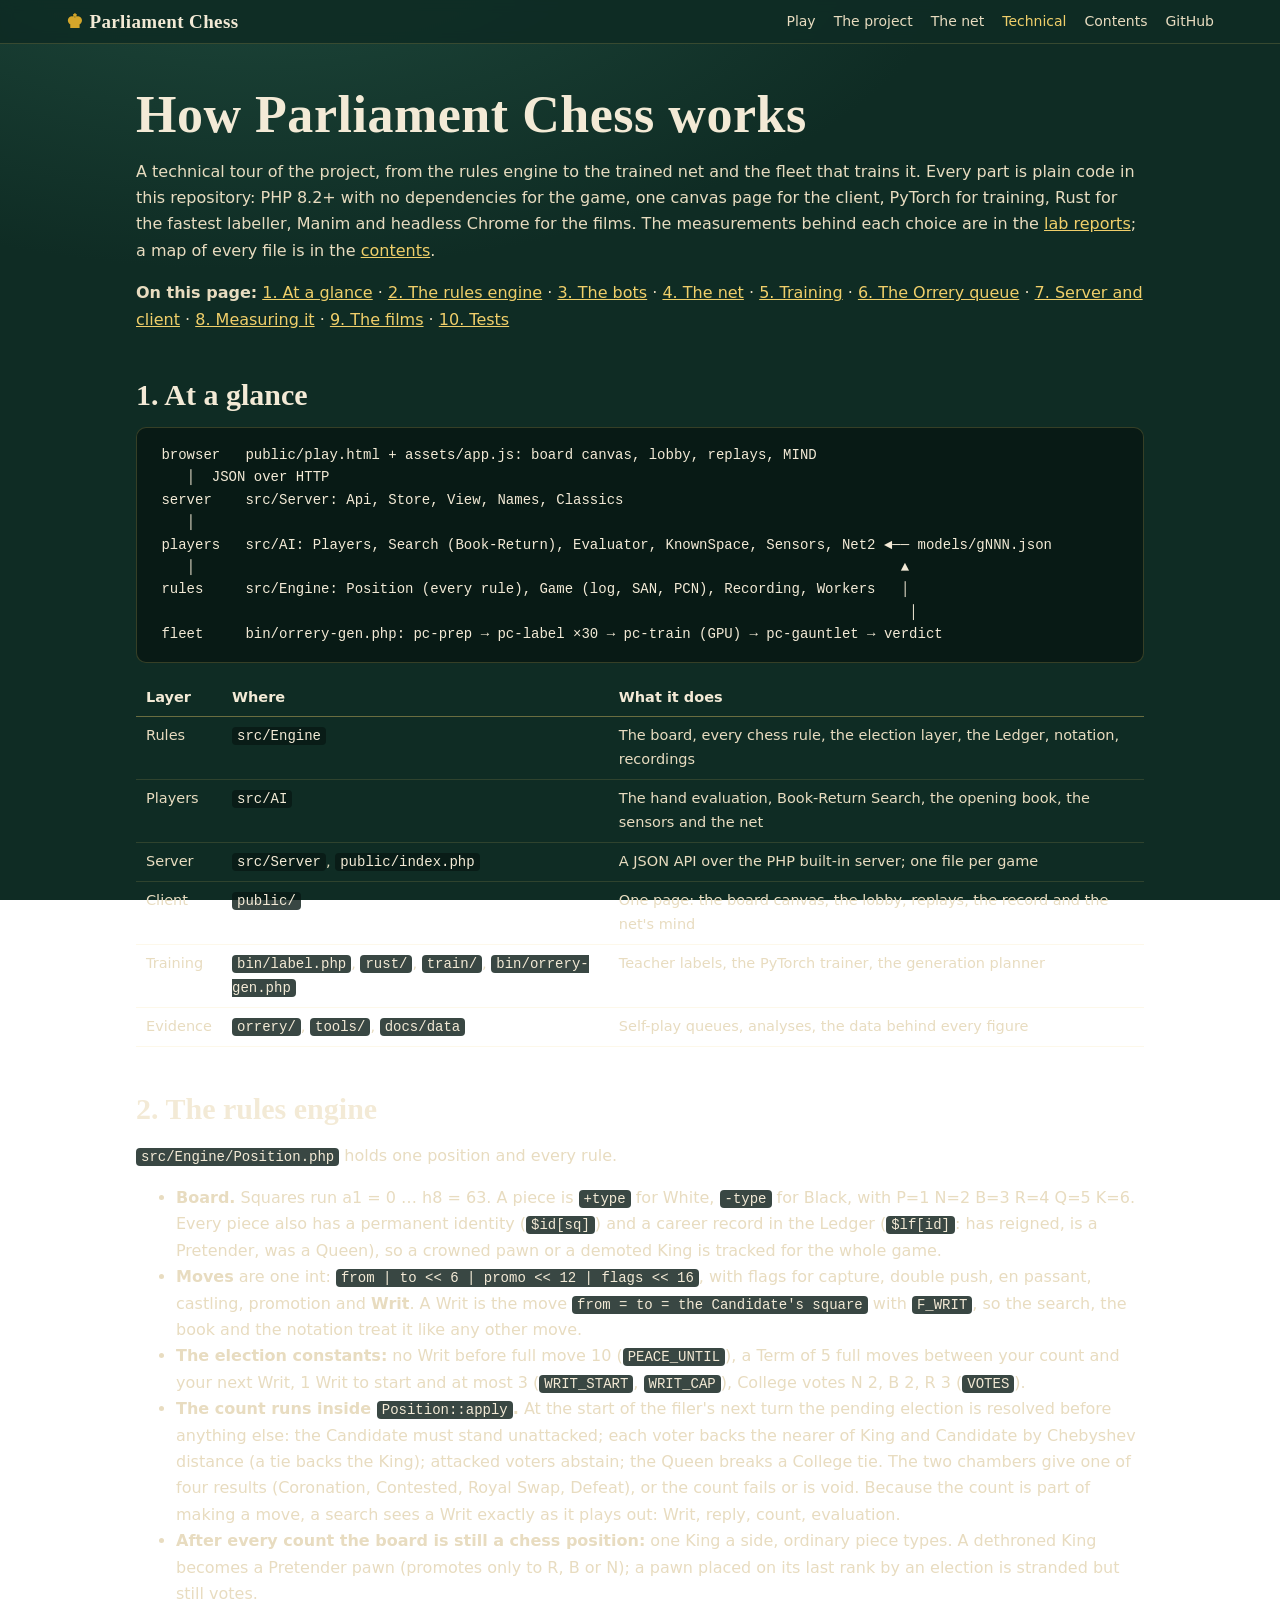
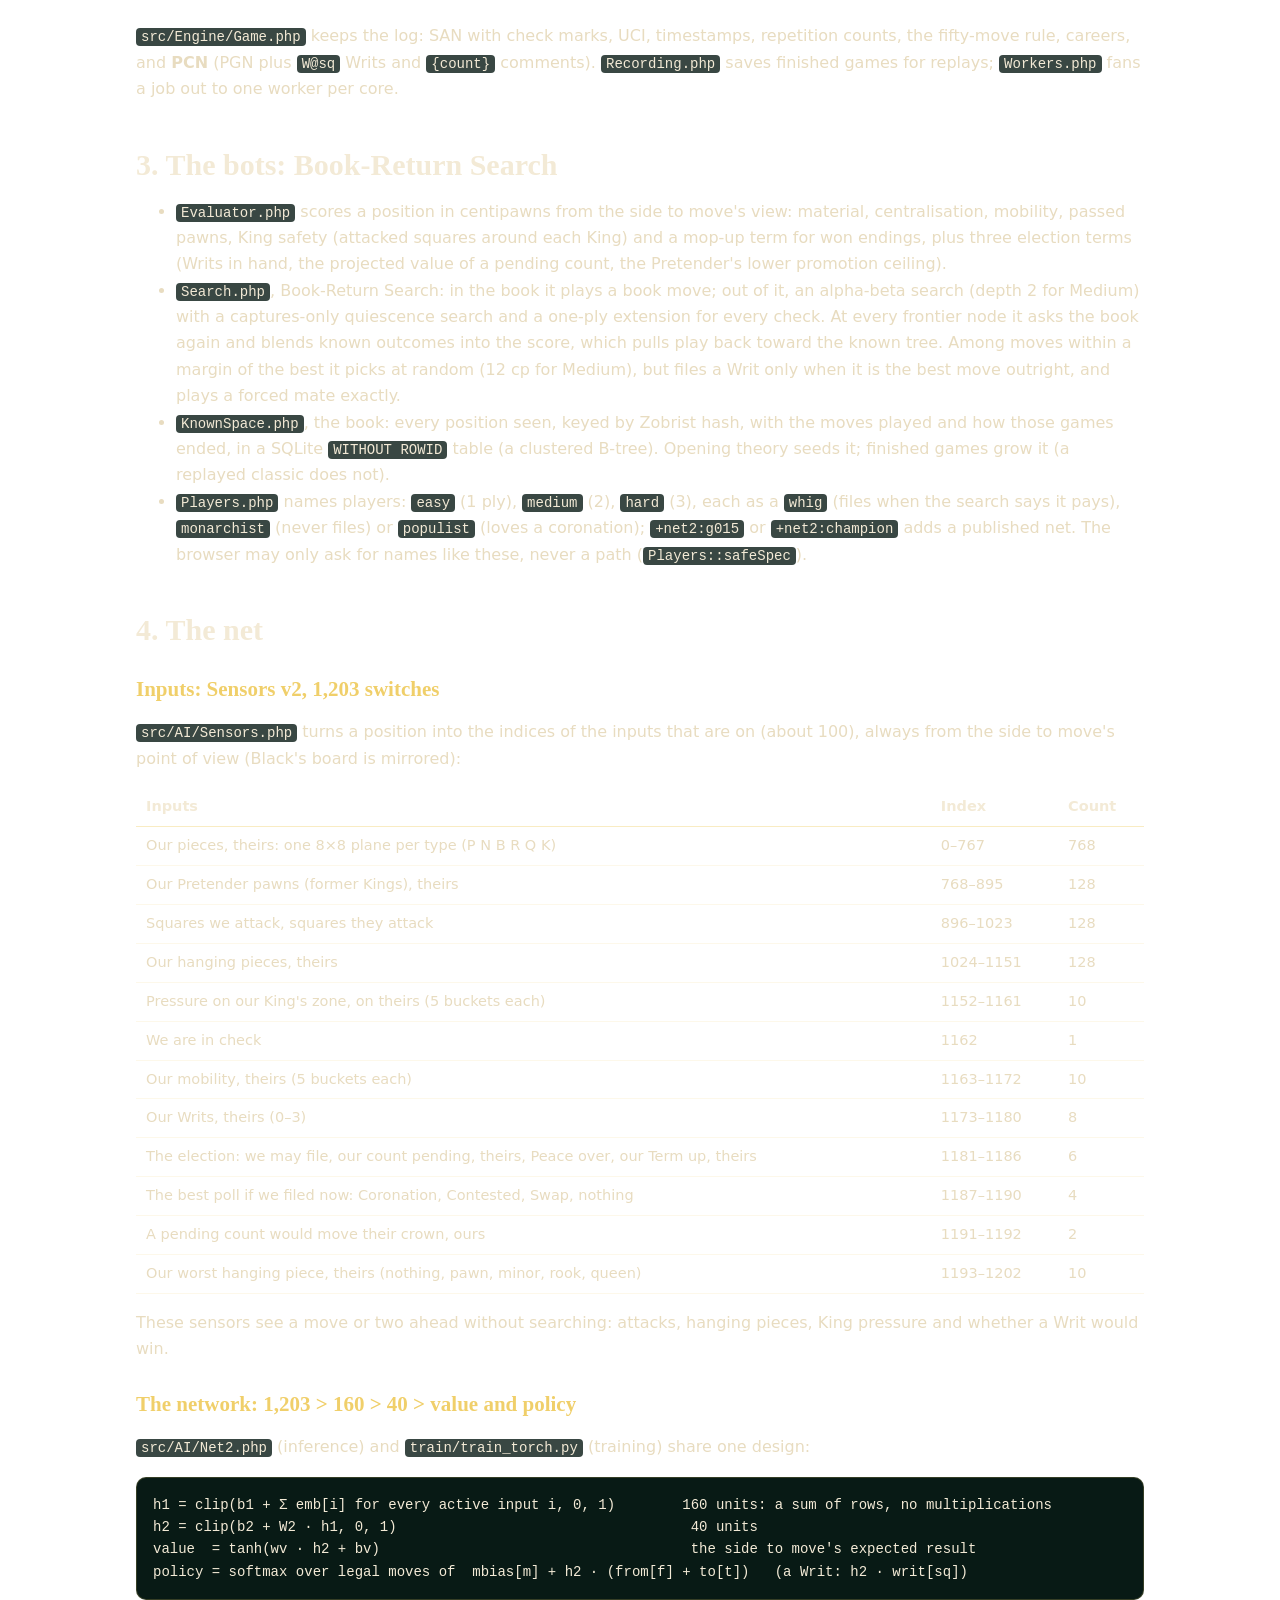
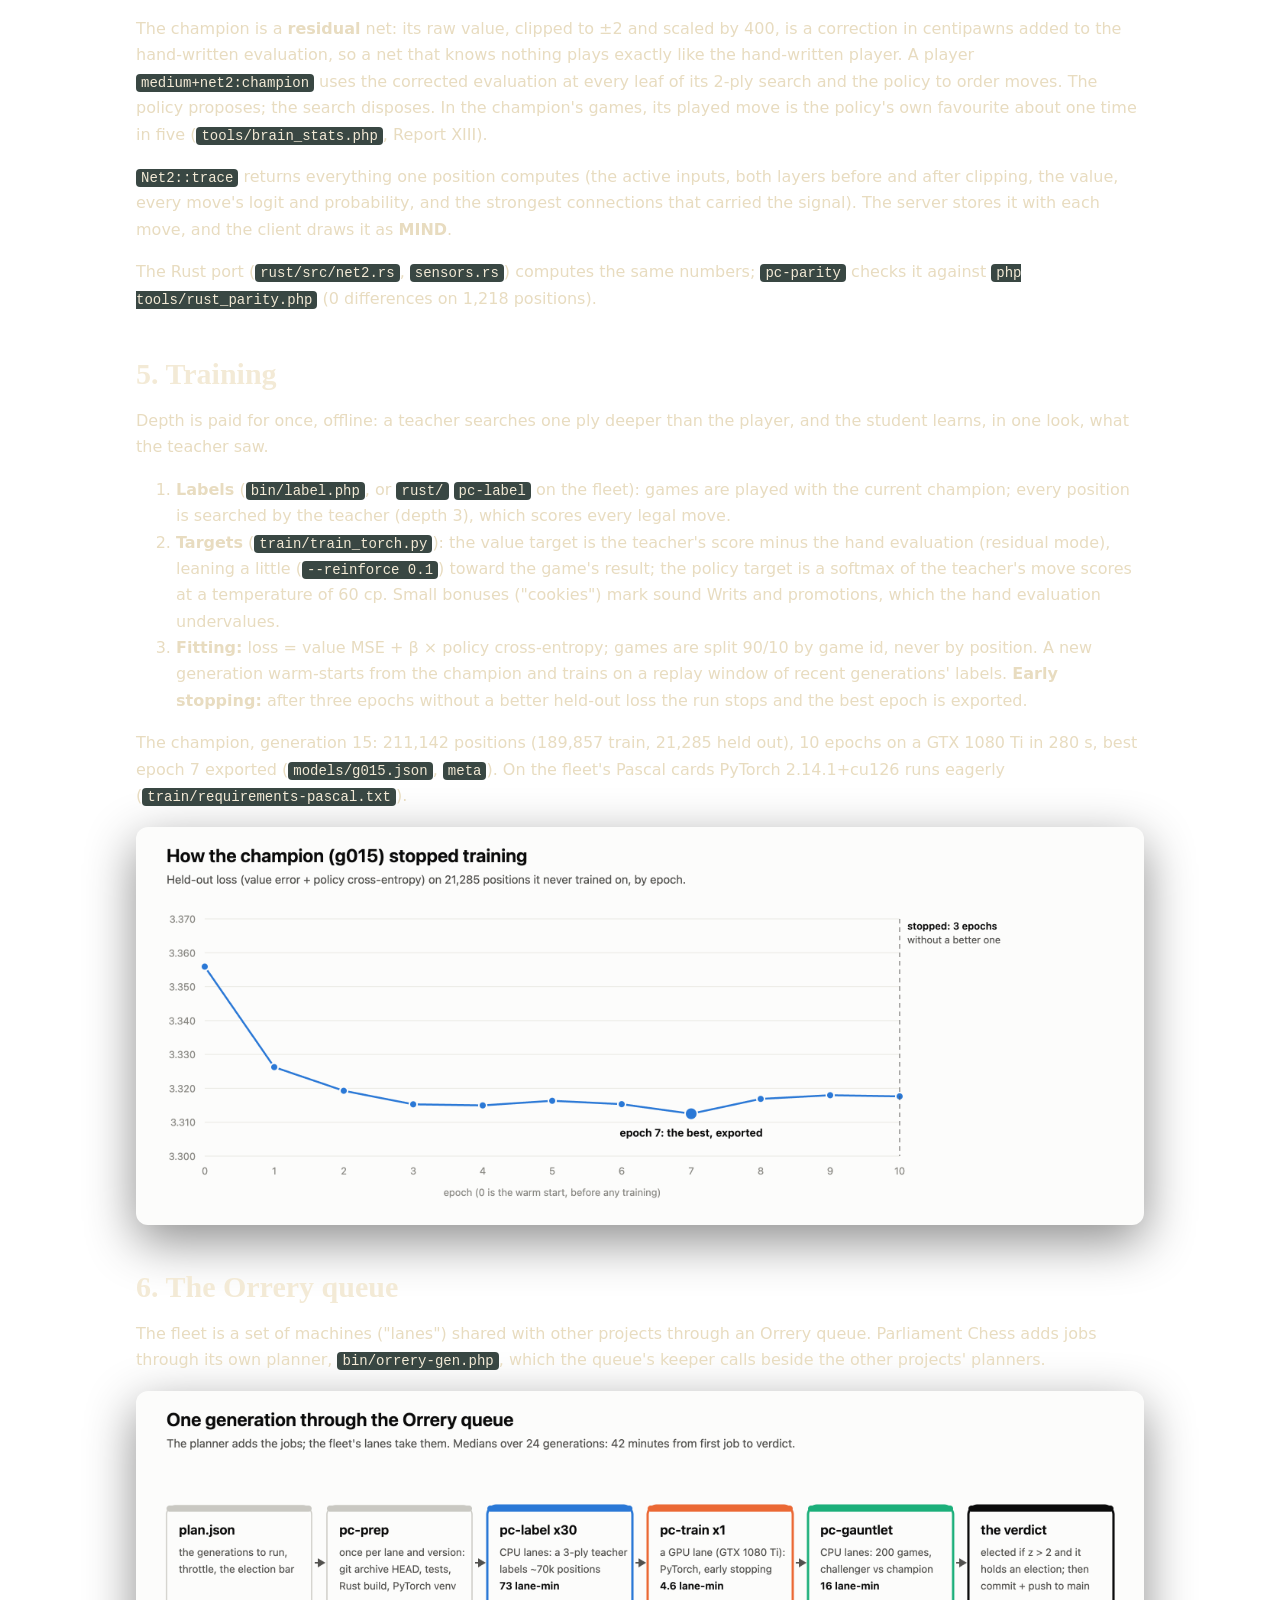
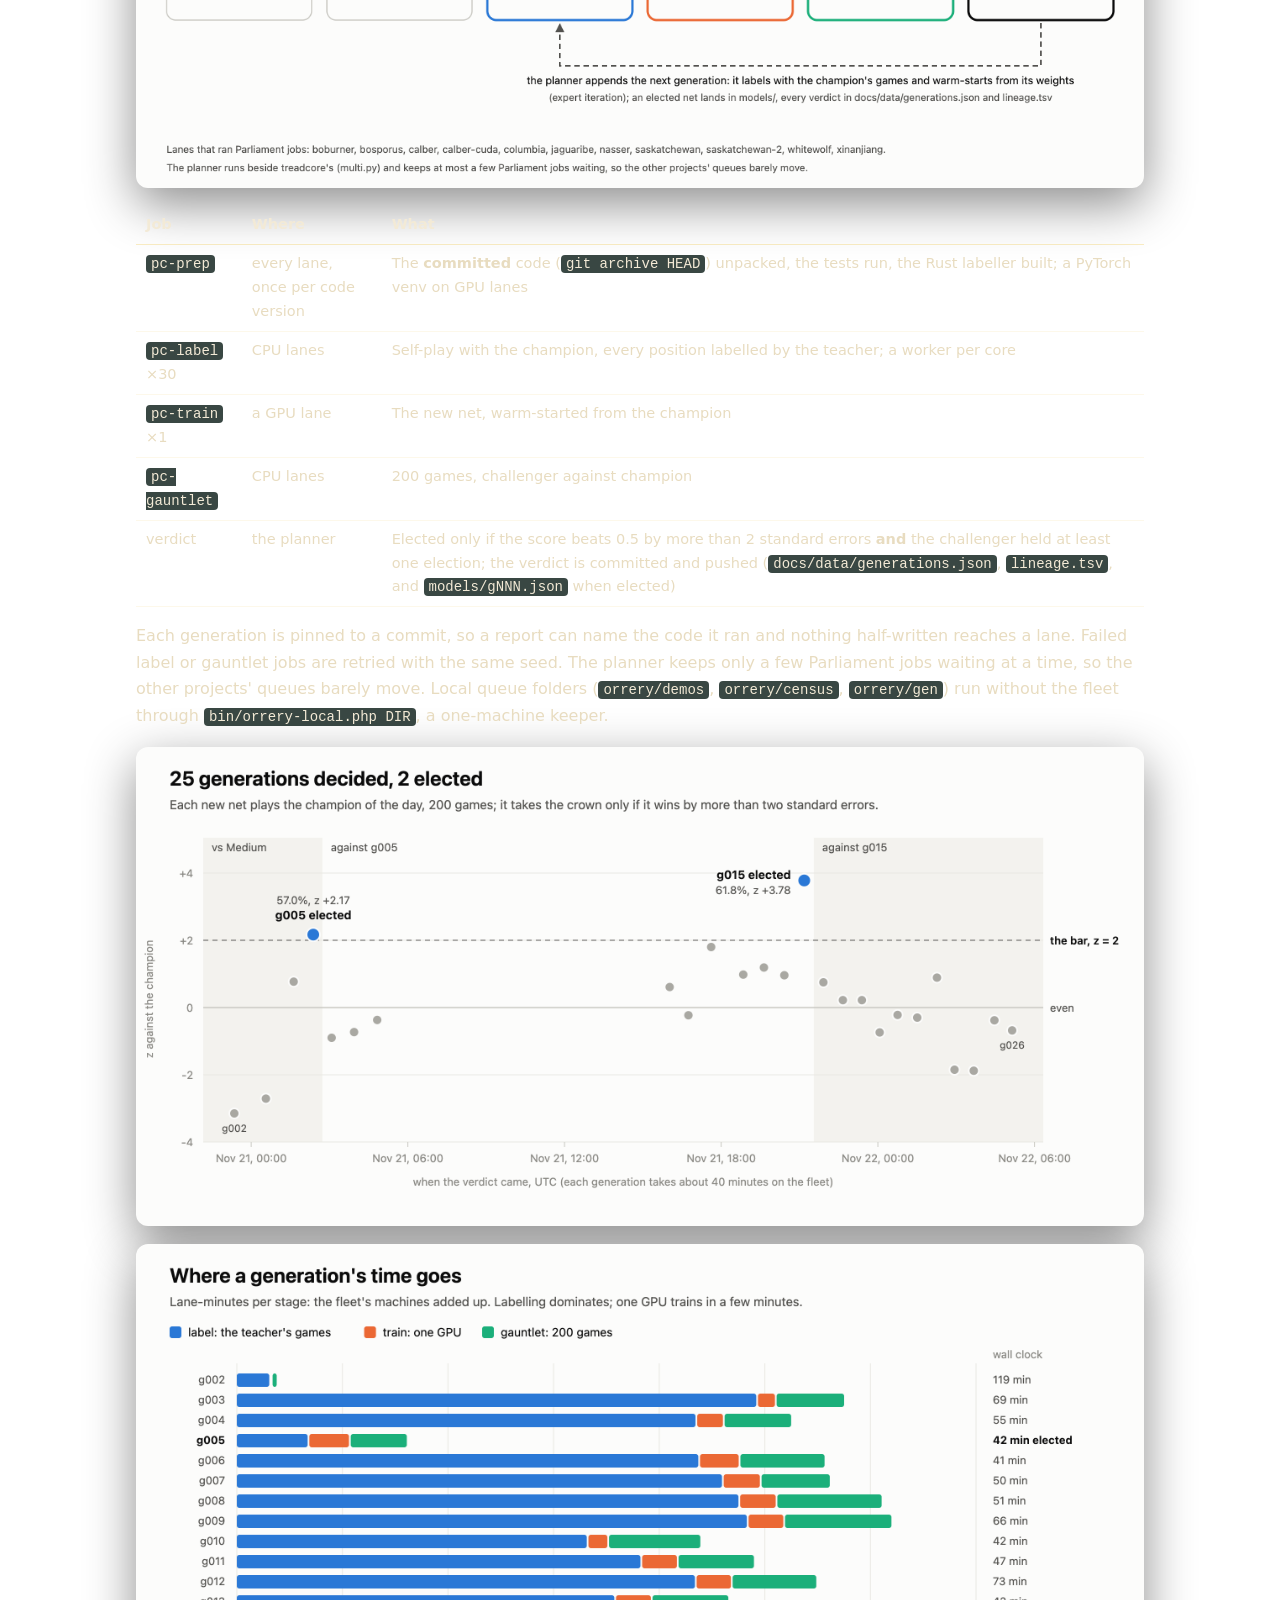
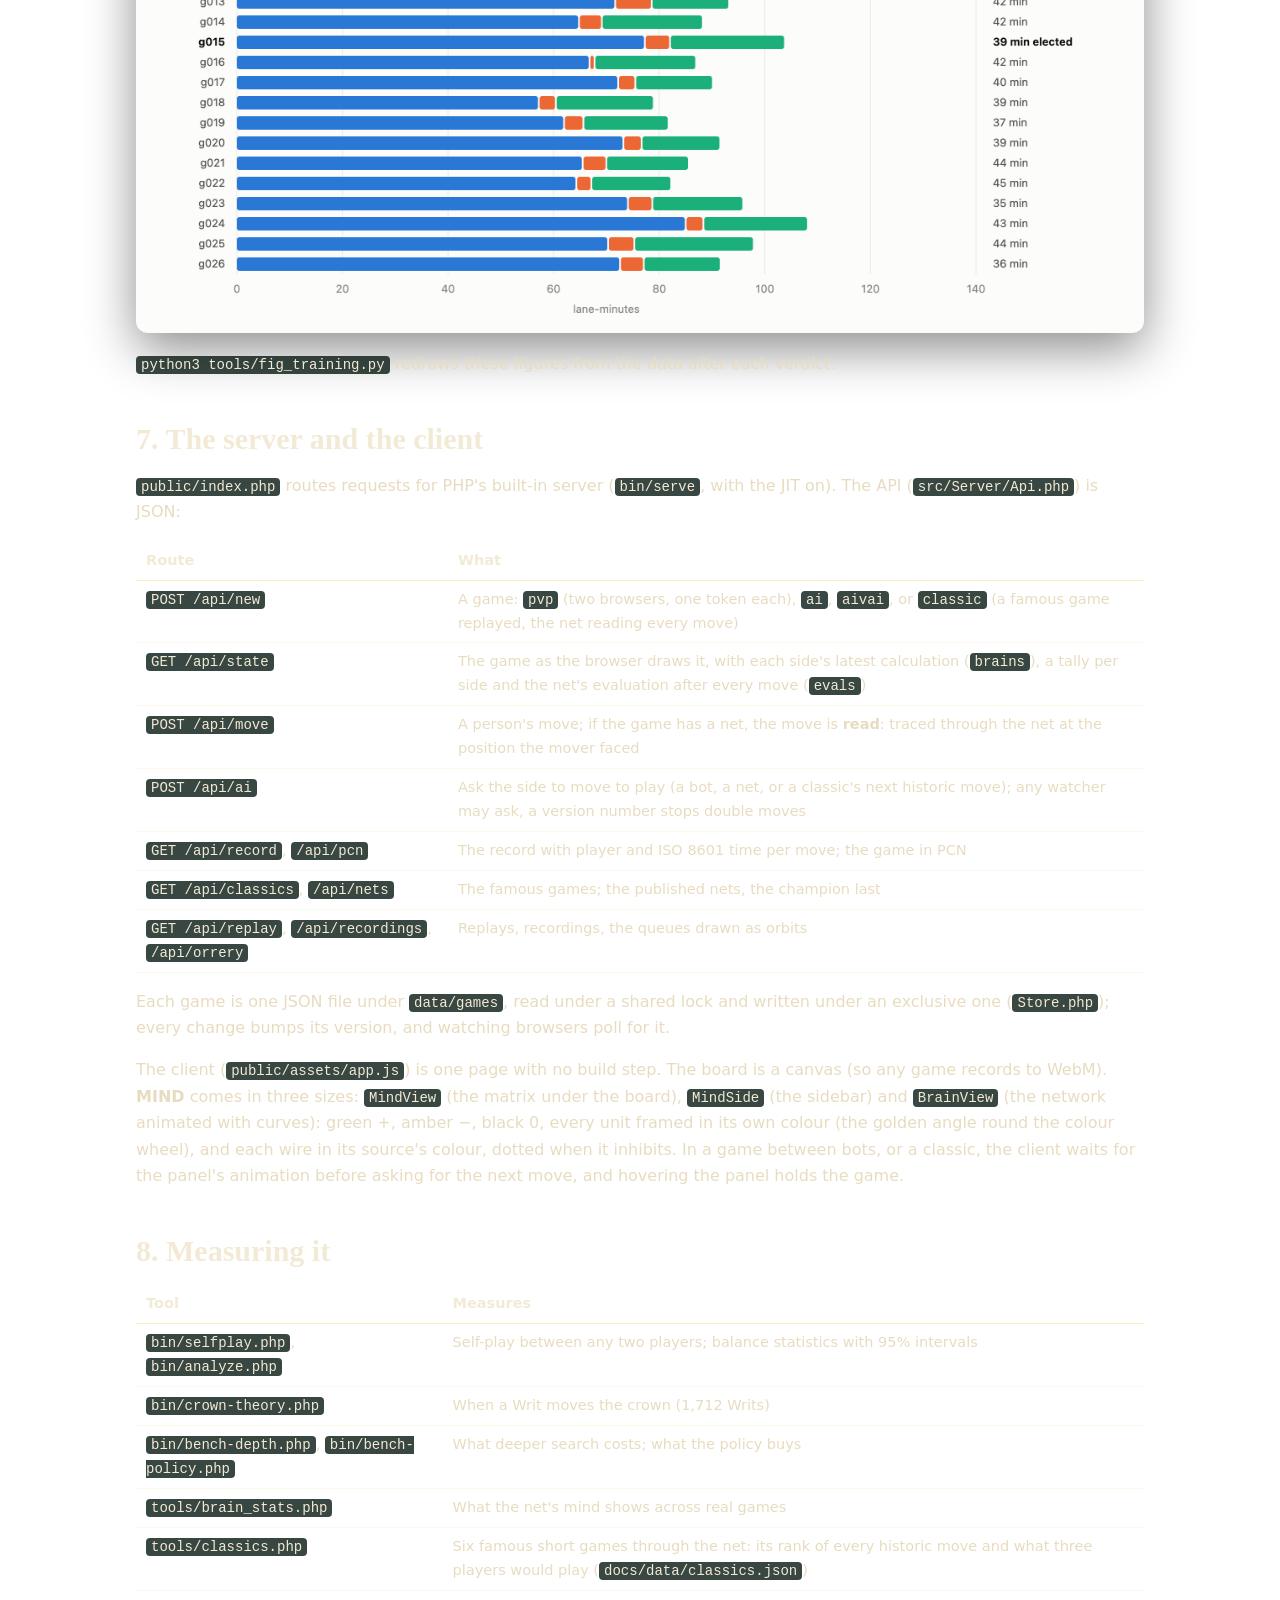
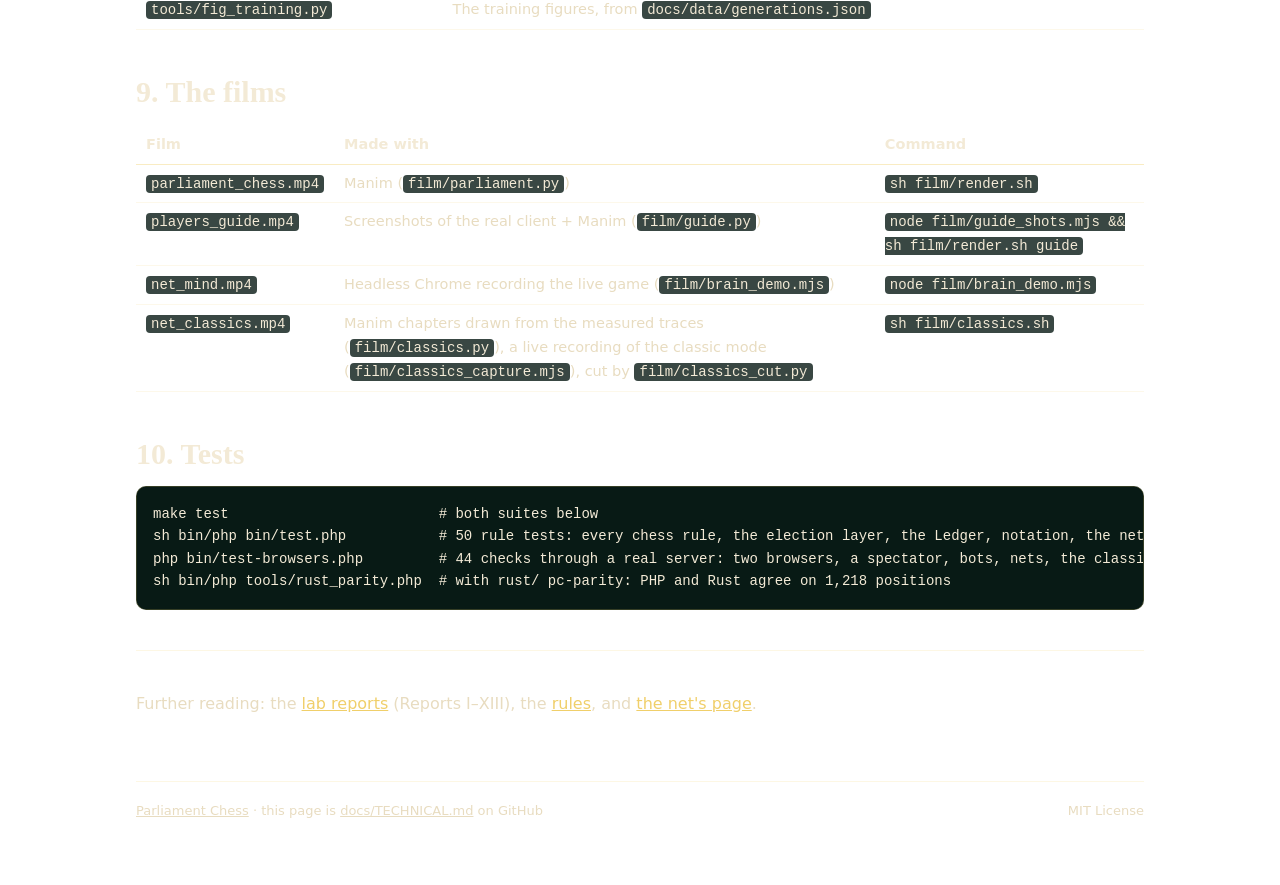
<file: docs/technical.html>
<!doctype html>
<html lang="en">
<head>
<meta charset="utf-8">
<meta name="viewport" content="width=device-width, initial-scale=1">
<title>How it works · Parliament Chess</title>
<link rel="icon" href="data:image/svg+xml,%3Csvg xmlns='http://www.w3.org/2000/svg' viewBox='0 0 64 64'%3E%3Crect width='64' height='64' rx='12' fill='%230f2c24'/%3E%3Ctext x='32' y='47' font-size='42' text-anchor='middle' fill='%23d4a62a'%3E%E2%99%9A%3C/text%3E%3C/svg%3E">
<link rel="stylesheet" href="site.css">
<style>main h1 { margin-top: 44px; } main h2 { margin-top: 44px; }</style>
</head>
<body>
<header class="top"><nav>
  <a class="brand" href="./"><span>&#9818;&#xFE0E;</span>Parliament Chess</a>
  <a class="nav" href="guide.html">Play</a>
  <a class="nav" href="about.html">The project</a>
  <a class="nav" href="net.html">The net</a>
  <a class="nav on" href="technical.html">Technical</a>
  <a class="nav" href="contents.html">Contents</a>
  <a class="nav" href="https://github.com/vonglurt/parliamentchess">GitHub</a>
</nav></header>
<main>
<!-- Made from docs/TECHNICAL.md by tools/md2page.py: edit the Markdown, then run the script. -->
<h1 id="how-parliament-chess-works">How Parliament Chess works</h1>
<p>A technical tour of the project, from the rules engine to the trained net and the fleet that trains it. Every part is plain code in this repository: PHP 8.2+ with no dependencies for the game, one canvas page for the client, PyTorch for training, Rust for the fastest labeller, Manim and headless Chrome for the films. The measurements behind each choice are in the <a href="parliament-chess-lab-report.html">lab reports</a>; a map of every file is in the <a href="contents.html">contents</a>.</p>
<p><b>On this page:</b> <a href="#1-at-a-glance">1. At a glance</a> · <a href="#2-the-rules-engine">2. The rules engine</a> · <a href="#3-the-bots-book-return-search">3. The bots</a> · <a href="#4-the-net">4. The net</a> · <a href="#5-training">5. Training</a> · <a href="#6-the-orrery-queue">6. The Orrery queue</a> · <a href="#7-the-server-and-the-client">7. Server and client</a> · <a href="#8-measuring-it">8. Measuring it</a> · <a href="#9-the-films">9. The films</a> · <a href="#10-tests">10. Tests</a></p>
<h2 id="1-at-a-glance">1. At a glance</h2>
<pre><code> browser   public/play.html + assets/app.js: board canvas, lobby, replays, MIND
    │  JSON over HTTP
 server    src/Server: Api, Store, View, Names, Classics
    │
 players   src/AI: Players, Search (Book-Return), Evaluator, KnownSpace, Sensors, Net2 ◄── models/gNNN.json
    │                                                                                    ▲
 rules     src/Engine: Position (every rule), Game (log, SAN, PCN), Recording, Workers   │
                                                                                          │
 fleet     bin/orrery-gen.php: pc-prep → pc-label ×30 → pc-train (GPU) → pc-gauntlet → verdict</code></pre>
<div class="table-wrap"><table>
<tr><th>Layer</th><th>Where</th><th>What it does</th></tr>
<tr><td>Rules</td><td><code>src/Engine</code></td><td>The board, every chess rule, the election layer, the Ledger, notation, recordings</td></tr>
<tr><td>Players</td><td><code>src/AI</code></td><td>The hand evaluation, Book-Return Search, the opening book, the sensors and the net</td></tr>
<tr><td>Server</td><td><code>src/Server</code>, <code>public/index.php</code></td><td>A JSON API over the PHP built-in server; one file per game</td></tr>
<tr><td>Client</td><td><code>public/</code></td><td>One page: the board canvas, the lobby, replays, the record and the net's mind</td></tr>
<tr><td>Training</td><td><code>bin/label.php</code>, <code>rust/</code>, <code>train/</code>, <code>bin/orrery-gen.php</code></td><td>Teacher labels, the PyTorch trainer, the generation planner</td></tr>
<tr><td>Evidence</td><td><code>orrery/</code>, <code>tools/</code>, <code>docs/data</code></td><td>Self-play queues, analyses, the data behind every figure</td></tr></table></div>
<h2 id="2-the-rules-engine">2. The rules engine</h2>
<p><code>src/Engine/Position.php</code> holds one position and every rule.</p>
<ul><li><b>Board.</b> Squares run a1 = 0 … h8 = 63. A piece is <code>+type</code> for White, <code>-type</code> for Black, with P=1 N=2 B=3 R=4 Q=5 K=6. Every piece also has a permanent identity (<code>$id[sq]</code>) and a career record in the Ledger (<code>$lf[id]</code>: has reigned, is a Pretender, was a Queen), so a crowned pawn or a demoted King is tracked for the whole game.</li><li><b>Moves</b> are one int: <code>from | to &lt;&lt; 6 | promo &lt;&lt; 12 | flags &lt;&lt; 16</code>, with flags for capture, double push, en passant, castling, promotion and <b>Writ</b>. A Writ is the move <code>from = to = the Candidate&#x27;s square</code> with <code>F_WRIT</code>, so the search, the book and the notation treat it like any other move.</li><li><b>The election constants:</b> no Writ before full move 10 (<code>PEACE_UNTIL</code>), a Term of 5 full moves between your count and your next Writ, 1 Writ to start and at most 3 (<code>WRIT_START</code>, <code>WRIT_CAP</code>), College votes N 2, B 2, R 3 (<code>VOTES</code>).</li><li><b>The count runs inside <code>Position::apply</code>.</b> At the start of the filer's next turn the pending election is resolved before anything else: the Candidate must stand unattacked; each voter backs the nearer of King and Candidate by Chebyshev distance (a tie backs the King); attacked voters abstain; the Queen breaks a College tie. The two chambers give one of four results (Coronation, Contested, Royal Swap, Defeat), or the count fails or is void. Because the count is part of making a move, a search sees a Writ exactly as it plays out: Writ, reply, count, evaluation.</li><li><b>After every count the board is still a chess position:</b> one King a side, ordinary piece types. A dethroned King becomes a Pretender pawn (promotes only to R, B or N); a pawn placed on its last rank by an election is stranded but still votes.</li></ul>
<p><code>src/Engine/Game.php</code> keeps the log: SAN with check marks, UCI, timestamps, repetition counts, the fifty-move rule, careers, and <b>PCN</b> (PGN plus <code>W@sq</code> Writs and <code>{count}</code> comments). <code>Recording.php</code> saves finished games for replays; <code>Workers.php</code> fans a job out to one worker per core.</p>
<h2 id="3-the-bots-book-return-search">3. The bots: Book-Return Search</h2>
<ul><li><b><code>Evaluator.php</code></b> scores a position in centipawns from the side to move's view: material, centralisation, mobility, passed pawns, King safety (attacked squares around each King) and a mop-up term for won endings, plus three election terms (Writs in hand, the projected value of a pending count, the Pretender's lower promotion ceiling).</li><li><b><code>Search.php</code></b>, Book-Return Search: in the book it plays a book move; out of it, an alpha-beta search (depth 2 for Medium) with a captures-only quiescence search and a one-ply extension for every check. At every frontier node it asks the book again and blends known outcomes into the score, which pulls play back toward the known tree. Among moves within a margin of the best it picks at random (12 cp for Medium), but files a Writ only when it is the best move outright, and plays a forced mate exactly.</li><li><b><code>KnownSpace.php</code></b>, the book: every position seen, keyed by Zobrist hash, with the moves played and how those games ended, in a SQLite <code>WITHOUT ROWID</code> table (a clustered B-tree). Opening theory seeds it; finished games grow it (a replayed classic does not).</li><li><b><code>Players.php</code></b> names players: <code>easy</code> (1 ply), <code>medium</code> (2), <code>hard</code> (3), each as a <code>whig</code> (files when the search says it pays), <code>monarchist</code> (never files) or <code>populist</code> (loves a coronation); <code>+net2:g015</code> or <code>+net2:champion</code> adds a published net. The browser may only ask for names like these, never a path (<code>Players::safeSpec</code>).</li></ul>
<h2 id="4-the-net">4. The net</h2>
<h3 id="inputs-sensors-v2-1203-switches">Inputs: Sensors v2, 1,203 switches</h3>
<p><code>src/AI/Sensors.php</code> turns a position into the indices of the inputs that are on (about 100), always from the side to move's point of view (Black's board is mirrored):</p>
<div class="table-wrap"><table>
<tr><th>Inputs</th><th>Index</th><th>Count</th></tr>
<tr><td>Our pieces, theirs: one 8×8 plane per type (P N B R Q K)</td><td>0–767</td><td>768</td></tr>
<tr><td>Our Pretender pawns (former Kings), theirs</td><td>768–895</td><td>128</td></tr>
<tr><td>Squares we attack, squares they attack</td><td>896–1023</td><td>128</td></tr>
<tr><td>Our hanging pieces, theirs</td><td>1024–1151</td><td>128</td></tr>
<tr><td>Pressure on our King's zone, on theirs (5 buckets each)</td><td>1152–1161</td><td>10</td></tr>
<tr><td>We are in check</td><td>1162</td><td>1</td></tr>
<tr><td>Our mobility, theirs (5 buckets each)</td><td>1163–1172</td><td>10</td></tr>
<tr><td>Our Writs, theirs (0–3)</td><td>1173–1180</td><td>8</td></tr>
<tr><td>The election: we may file, our count pending, theirs, Peace over, our Term up, theirs</td><td>1181–1186</td><td>6</td></tr>
<tr><td>The best poll if we filed now: Coronation, Contested, Swap, nothing</td><td>1187–1190</td><td>4</td></tr>
<tr><td>A pending count would move their crown, ours</td><td>1191–1192</td><td>2</td></tr>
<tr><td>Our worst hanging piece, theirs (nothing, pawn, minor, rook, queen)</td><td>1193–1202</td><td>10</td></tr></table></div>
<p>These sensors see a move or two ahead without searching: attacks, hanging pieces, King pressure and whether a Writ would win.</p>
<h3 id="the-network-1203--160--40--value-and-policy">The network: 1,203 &gt; 160 &gt; 40 &gt; value and policy</h3>
<p><code>src/AI/Net2.php</code> (inference) and <code>train/train_torch.py</code> (training) share one design:</p>
<pre><code>h1 = clip(b1 + Σ emb[i] for every active input i, 0, 1)        160 units: a sum of rows, no multiplications
h2 = clip(b2 + W2 · h1, 0, 1)                                   40 units
value  = tanh(wv · h2 + bv)                                     the side to move&#x27;s expected result
policy = softmax over legal moves of  mbias[m] + h2 · (from[f] + to[t])   (a Writ: h2 · writ[sq])</code></pre>
<p>The champion is a <b>residual</b> net: its raw value, clipped to ±2 and scaled by 400, is a correction in centipawns added to the hand-written evaluation, so a net that knows nothing plays exactly like the hand-written player. A player <code>medium+net2:champion</code> uses the corrected evaluation at every leaf of its 2-ply search and the policy to order moves. The policy proposes; the search disposes. In the champion's games, its played move is the policy's own favourite about one time in five (<code>tools/brain_stats.php</code>, Report XIII).</p>
<p><code>Net2::trace</code> returns everything one position computes (the active inputs, both layers before and after clipping, the value, every move's logit and probability, and the strongest connections that carried the signal). The server stores it with each move, and the client draws it as <b>MIND</b>.</p>
<p>The Rust port (<code>rust/src/net2.rs</code>, <code>sensors.rs</code>) computes the same numbers; <code>pc-parity</code> checks it against <code>php tools/rust_parity.php</code> (0 differences on 1,218 positions).</p>
<h2 id="5-training">5. Training</h2>
<p>Depth is paid for once, offline: a teacher searches one ply deeper than the player, and the student learns, in one look, what the teacher saw.</p>
<ol><li><b>Labels</b> (<code>bin/label.php</code>, or <code>rust/</code> <code>pc-label</code> on the fleet): games are played with the current champion; every position is searched by the teacher (depth 3), which scores every legal move.</li><li><b>Targets</b> (<code>train/train_torch.py</code>): the value target is the teacher's score minus the hand evaluation (residual mode), leaning a little (<code>--reinforce 0.1</code>) toward the game's result; the policy target is a softmax of the teacher's move scores at a temperature of 60 cp. Small bonuses ("cookies") mark sound Writs and promotions, which the hand evaluation undervalues.</li><li><b>Fitting:</b> loss = value MSE + β × policy cross-entropy; games are split 90/10 by game id, never by position. A new generation warm-starts from the champion and trains on a replay window of recent generations' labels. <b>Early stopping:</b> after three epochs without a better held-out loss the run stops and the best epoch is exported.</li></ol>
<p>The champion, generation 15: 211,142 positions (189,857 train, 21,285 held out), 10 epochs on a GTX 1080 Ti in 280 s, best epoch 7 exported (<code>models/g015.json</code>, <code>meta</code>). On the fleet's Pascal cards PyTorch 2.14.1+cu126 runs eagerly (<code>train/requirements-pascal.txt</code>).</p>
<figure class="chart"><img src="media/training/fig-gen-earlystop.png" alt="How the champion stopped training"></figure>
<h2 id="6-the-orrery-queue">6. The Orrery queue</h2>
<p>The fleet is a set of machines ("lanes") shared with other projects through an Orrery queue. Parliament Chess adds jobs through its own planner, <code>bin/orrery-gen.php</code>, which the queue's keeper calls beside the other projects' planners.</p>
<figure class="chart"><img src="media/training/fig-gen-queue.png" alt="One generation through the Orrery queue"></figure>
<div class="table-wrap"><table>
<tr><th>Job</th><th>Where</th><th>What</th></tr>
<tr><td><code>pc-prep</code></td><td>every lane, once per code version</td><td>The <b>committed</b> code (<code>git archive HEAD</code>) unpacked, the tests run, the Rust labeller built; a PyTorch venv on GPU lanes</td></tr>
<tr><td><code>pc-label</code> ×30</td><td>CPU lanes</td><td>Self-play with the champion, every position labelled by the teacher; a worker per core</td></tr>
<tr><td><code>pc-train</code> ×1</td><td>a GPU lane</td><td>The new net, warm-started from the champion</td></tr>
<tr><td><code>pc-gauntlet</code></td><td>CPU lanes</td><td>200 games, challenger against champion</td></tr>
<tr><td>verdict</td><td>the planner</td><td>Elected only if the score beats 0.5 by more than 2 standard errors <b>and</b> the challenger held at least one election; the verdict is committed and pushed (<code>docs/data/generations.json</code>, <code>lineage.tsv</code>, and <code>models/gNNN.json</code> when elected)</td></tr></table></div>
<p>Each generation is pinned to a commit, so a report can name the code it ran and nothing half-written reaches a lane. Failed label or gauntlet jobs are retried with the same seed. The planner keeps only a few Parliament jobs waiting at a time, so the other projects' queues barely move. Local queue folders (<code>orrery/demos</code>, <code>orrery/census</code>, <code>orrery/gen</code>) run without the fleet through <code>bin/orrery-local.php DIR</code>, a one-machine keeper.</p>
<figure class="chart"><img src="media/training/fig-gen-timeline.png" alt="Each generation's verdict against the champion of the day"></figure>
<figure class="chart"><img src="media/training/fig-gen-cost.png" alt="Where a generation's time goes"></figure>
<p><code>python3 tools/fig_training.py</code> redraws these figures from the data after each verdict.</p>
<h2 id="7-the-server-and-the-client">7. The server and the client</h2>
<p><code>public/index.php</code> routes requests for PHP's built-in server (<code>bin/serve</code>, with the JIT on). The API (<code>src/Server/Api.php</code>) is JSON:</p>
<div class="table-wrap"><table>
<tr><th>Route</th><th>What</th></tr>
<tr><td><code>POST /api/new</code></td><td>A game: <code>pvp</code> (two browsers, one token each), <code>ai</code>, <code>aivai</code>, or <code>classic</code> (a famous game replayed, the net reading every move)</td></tr>
<tr><td><code>GET /api/state</code></td><td>The game as the browser draws it, with each side's latest calculation (<code>brains</code>), a tally per side and the net's evaluation after every move (<code>evals</code>)</td></tr>
<tr><td><code>POST /api/move</code></td><td>A person's move; if the game has a net, the move is <b>read</b>: traced through the net at the position the mover faced</td></tr>
<tr><td><code>POST /api/ai</code></td><td>Ask the side to move to play (a bot, a net, or a classic's next historic move); any watcher may ask, a version number stops double moves</td></tr>
<tr><td><code>GET /api/record</code>, <code>/api/pcn</code></td><td>The record with player and ISO 8601 time per move; the game in PCN</td></tr>
<tr><td><code>GET /api/classics</code>, <code>/api/nets</code></td><td>The famous games; the published nets, the champion last</td></tr>
<tr><td><code>GET /api/replay</code>, <code>/api/recordings</code>, <code>/api/orrery</code></td><td>Replays, recordings, the queues drawn as orbits</td></tr></table></div>
<p>Each game is one JSON file under <code>data/games</code>, read under a shared lock and written under an exclusive one (<code>Store.php</code>); every change bumps its version, and watching browsers poll for it.</p>
<p>The client (<code>public/assets/app.js</code>) is one page with no build step. The board is a canvas (so any game records to WebM). <b>MIND</b> comes in three sizes: <code>MindView</code> (the matrix under the board), <code>MindSide</code> (the sidebar) and <code>BrainView</code> (the network animated with curves): green +, amber −, black 0, every unit framed in its own colour (the golden angle round the colour wheel), and each wire in its source's colour, dotted when it inhibits. In a game between bots, or a classic, the client waits for the panel's animation before asking for the next move, and hovering the panel holds the game.</p>
<h2 id="8-measuring-it">8. Measuring it</h2>
<div class="table-wrap"><table>
<tr><th>Tool</th><th>Measures</th></tr>
<tr><td><code>bin/selfplay.php</code>, <code>bin/analyze.php</code></td><td>Self-play between any two players; balance statistics with 95% intervals</td></tr>
<tr><td><code>bin/crown-theory.php</code></td><td>When a Writ moves the crown (1,712 Writs)</td></tr>
<tr><td><code>bin/bench-depth.php</code>, <code>bin/bench-policy.php</code></td><td>What deeper search costs; what the policy buys</td></tr>
<tr><td><code>tools/brain_stats.php</code></td><td>What the net's mind shows across real games</td></tr>
<tr><td><code>tools/classics.php</code></td><td>Six famous short games through the net: its rank of every historic move and what three players would play (<code>docs/data/classics.json</code>)</td></tr>
<tr><td><code>tools/fig_training.py</code></td><td>The training figures, from <code>docs/data/generations.json</code></td></tr></table></div>
<h2 id="9-the-films">9. The films</h2>
<div class="table-wrap"><table>
<tr><th>Film</th><th>Made with</th><th>Command</th></tr>
<tr><td><code>parliament_chess.mp4</code></td><td>Manim (<code>film/parliament.py</code>)</td><td><code>sh film/render.sh</code></td></tr>
<tr><td><code>players_guide.mp4</code></td><td>Screenshots of the real client + Manim (<code>film/guide.py</code>)</td><td><code>node film/guide_shots.mjs &amp;&amp; sh film/render.sh guide</code></td></tr>
<tr><td><code>net_mind.mp4</code></td><td>Headless Chrome recording the live game (<code>film/brain_demo.mjs</code>)</td><td><code>node film/brain_demo.mjs</code></td></tr>
<tr><td><code>net_classics.mp4</code></td><td>Manim chapters drawn from the measured traces (<code>film/classics.py</code>), a live recording of the classic mode (<code>film/classics_capture.mjs</code>), cut by <code>film/classics_cut.py</code></td><td><code>sh film/classics.sh</code></td></tr></table></div>
<h2 id="10-tests">10. Tests</h2>
<pre><code>make test                         # both suites below
sh bin/php bin/test.php           # 50 rule tests: every chess rule, the election layer, the Ledger, notation, the net
php bin/test-browsers.php         # 44 checks through a real server: two browsers, a spectator, bots, nets, the classics
sh bin/php tools/rust_parity.php  # with rust/ pc-parity: PHP and Rust agree on 1,218 positions</code></pre>
<hr>
<p>Further reading: the <a href="parliament-chess-lab-report.html">lab reports</a> (Reports I–XIII), the <a href="https://github.com/vonglurt/parliamentchess/blob/main/RULES.md">rules</a>, and <a href="https://vonglurt.github.io/parliamentchess/net.html">the net's page</a>.</p>
<footer><span><a href="./">Parliament Chess</a> &middot; this page is <a href="https://github.com/vonglurt/parliamentchess/blob/main/docs/TECHNICAL.md">docs/TECHNICAL.md</a> on GitHub</span><span>MIT License</span></footer>
</main>
</body>
</html>
</file>
<file: docs/site.css>
/* Parliament Chess, the site: one stylesheet for every page under docs/ (GitHub Pages). */
:root {
  --bench: #0f2c24; --bench-2: #163a30; --bench-3: #1d4639; --parch: #f3ead6; --parch-2: #e8dcc0; --ink: #1e1a14; --ink-2: #5b5244;
  --gold: #d4a62a; --gold-2: #f0cf6a; --lords: #9b2a3a; --commons: #2f7a57;
  --scr: #070807; --phos: #33f24d; --dim: #1d8a2c; --amber: #ffbf4d;
  --serif: "Iowan Old Style", "Palatino Linotype", Palatino, Georgia, serif;
  --sans: -apple-system, BlinkMacSystemFont, "Segoe UI", system-ui, sans-serif;
  --mono: ui-monospace, "SF Mono", Menlo, Consolas, monospace;
}
* { box-sizing: border-box; }
html { scroll-behavior: smooth; }
body { margin: 0; background: radial-gradient(1200px 600px at 20% -10%, #1f4a3d, var(--bench) 60%) fixed; color: var(--parch); font: 16px/1.65 var(--sans); }
a { color: var(--gold-2); }
img, video { max-width: 100%; }
main { max-width: 1040px; margin: 0 auto; padding: 0 16px 64px; }
main.wide { max-width: 1180px; }

/* The bar along the top of every page */
.top { position: sticky; top: 0; z-index: 10; background: rgba(15, 44, 36, .92); backdrop-filter: blur(6px); border-bottom: 1px solid rgba(240, 207, 106, .18); }
.top nav { max-width: 1180px; margin: 0 auto; padding: 10px 16px; display: flex; align-items: center; gap: 18px; flex-wrap: wrap; }
.top .brand { font: 600 19px var(--serif); color: var(--parch); text-decoration: none; letter-spacing: .02em; margin-right: auto; }
.top .brand span { color: var(--gold); margin-right: 6px; }
.top a.nav { color: var(--parch-2); text-decoration: none; font-size: 14px; }
.top a.nav:hover, .top a.nav.on { color: var(--gold-2); }

/* Type */
h1 { font: 600 52px/1.05 var(--serif); margin: 8px 0 8px; letter-spacing: .01em; }
h2 { font: 600 30px/1.2 var(--serif); margin: 56px 0 14px; }
h3 { font: 600 21px/1.3 var(--serif); margin: 28px 0 8px; color: var(--gold-2); }
p, li { color: var(--parch-2); }
.kicker { font: 600 13px var(--sans); letter-spacing: .14em; text-transform: uppercase; color: var(--gold); }
.lede { font: 19px/1.6 var(--serif); color: var(--parch-2); max-width: 760px; }
.sub { font: italic 22px var(--serif); color: var(--gold-2); margin: 0 0 18px; }
code { font: 14px var(--mono); background: rgba(8, 26, 21, .8); padding: 1px 5px; border-radius: 4px; color: var(--parch); }
pre { background: #081a15; border: 1px solid rgba(240, 207, 106, .2); border-radius: 10px; padding: 16px; overflow-x: auto; font: 14px/1.6 var(--mono); color: var(--parch); }
pre code { background: none; padding: 0; }
blockquote { margin: 18px 0; padding: 8px 18px; border-left: 3px solid var(--gold); font: italic 20px/1.5 var(--serif); color: var(--parch); }
hr { border: 0; border-top: 1px solid rgba(240, 207, 106, .18); margin: 40px 0; }

/* Buttons */
.buttons { display: flex; flex-wrap: wrap; gap: 10px; }
.btn { display: inline-block; text-decoration: none; padding: 11px 18px; border-radius: 9px; font-weight: 600; background: var(--bench-2); color: var(--parch); border: 1px solid rgba(240, 207, 106, .3); cursor: pointer; font-size: 15px; }
.btn.gold { background: var(--gold); color: var(--ink); border-color: var(--gold); }
.btn:hover { filter: brightness(1.08); }

/* Figures */
figure { margin: 18px 0; }
figure img, figure video { width: 100%; border-radius: 12px; box-shadow: 0 16px 50px rgba(0, 0, 0, .45); display: block; background: #000; }
figure.chart img { background: #fcfcfb; }
figcaption { font-size: 14px; color: var(--parch-2); opacity: .85; margin-top: 8px; }
.pair { display: grid; grid-template-columns: 1fr 1fr; gap: 16px; }
@media (max-width: 760px) { .pair { grid-template-columns: 1fr; } }

/* Cards */
.cards { display: grid; grid-template-columns: repeat(auto-fit, minmax(230px, 1fr)); gap: 14px; }
.card { background: var(--parch); color: var(--ink); border-radius: 12px; padding: 18px; }
.card h3 { font: 600 20px var(--serif); margin: 0 0 6px; color: var(--ink); }
.card p { margin: 0; color: var(--ink-2); font-size: 15px; }

/* Facts and hero numbers */
.facts { display: grid; grid-template-columns: repeat(auto-fit, minmax(170px, 1fr)); gap: 14px; margin: 18px 0; }
.fact { border-top: 2px solid var(--gold); padding-top: 10px; }
.fact b { display: block; font: 600 28px var(--serif); color: var(--gold-2); }
.fact span { font-size: 14px; color: var(--parch-2); }

/* Tables */
.table-wrap { overflow-x: auto; margin: 16px 0; }
table { border-collapse: collapse; width: 100%; font-size: 14.5px; }
th, td { text-align: left; padding: 7px 10px; border-bottom: 1px solid rgba(240, 207, 106, .14); color: var(--parch-2); vertical-align: top; }
th { color: var(--parch); font-weight: 600; border-bottom-color: rgba(240, 207, 106, .4); }
td.num, th.num { text-align: right; font-variant-numeric: tabular-nums; }
.yes { color: var(--phos); font-weight: 700; }
.no { color: var(--amber); font-weight: 700; }
tr.elected td { color: var(--parch); font-weight: 600; }

/* The MIND-style callout */
.mind { background: var(--scr); border: 1px solid var(--dim); border-radius: 10px; padding: 16px 18px; font: 14px/1.6 var(--mono); color: var(--phos); }
.mind .amber { color: var(--amber); }
.mind .dim { color: var(--dim); }

/* Chapter buttons under a film */
.chapters { display: flex; flex-wrap: wrap; gap: 8px; margin-top: 10px; }
.chapters button { font: 13px var(--sans); background: var(--bench-2); color: var(--parch-2); border: 1px solid rgba(240, 207, 106, .25); border-radius: 999px; padding: 5px 12px; cursor: pointer; }
.chapters button:hover { color: var(--gold-2); border-color: var(--gold); }
.chapters b { color: var(--gold-2); font-weight: 600; margin-right: 6px; font-variant-numeric: tabular-nums; }

/* On this page */
.toc { background: rgba(8, 26, 21, .55); border: 1px solid rgba(240, 207, 106, .16); border-radius: 12px; padding: 14px 20px; margin: 26px 0; }
.toc ol { margin: 6px 0 0; padding-left: 20px; columns: 2; column-gap: 32px; }
@media (max-width: 640px) { .toc ol { columns: 1; } }
.toc li { margin: 2px 0; }
.toc a { color: var(--parch); text-decoration: none; }
.toc a:hover { color: var(--gold-2); }

footer { border-top: 1px solid rgba(240, 207, 106, .18); margin-top: 64px; padding-top: 18px; font-size: 13px; color: var(--parch-2); display: flex; justify-content: space-between; flex-wrap: wrap; gap: 8px; }
footer a { color: var(--parch-2); }
</file>
